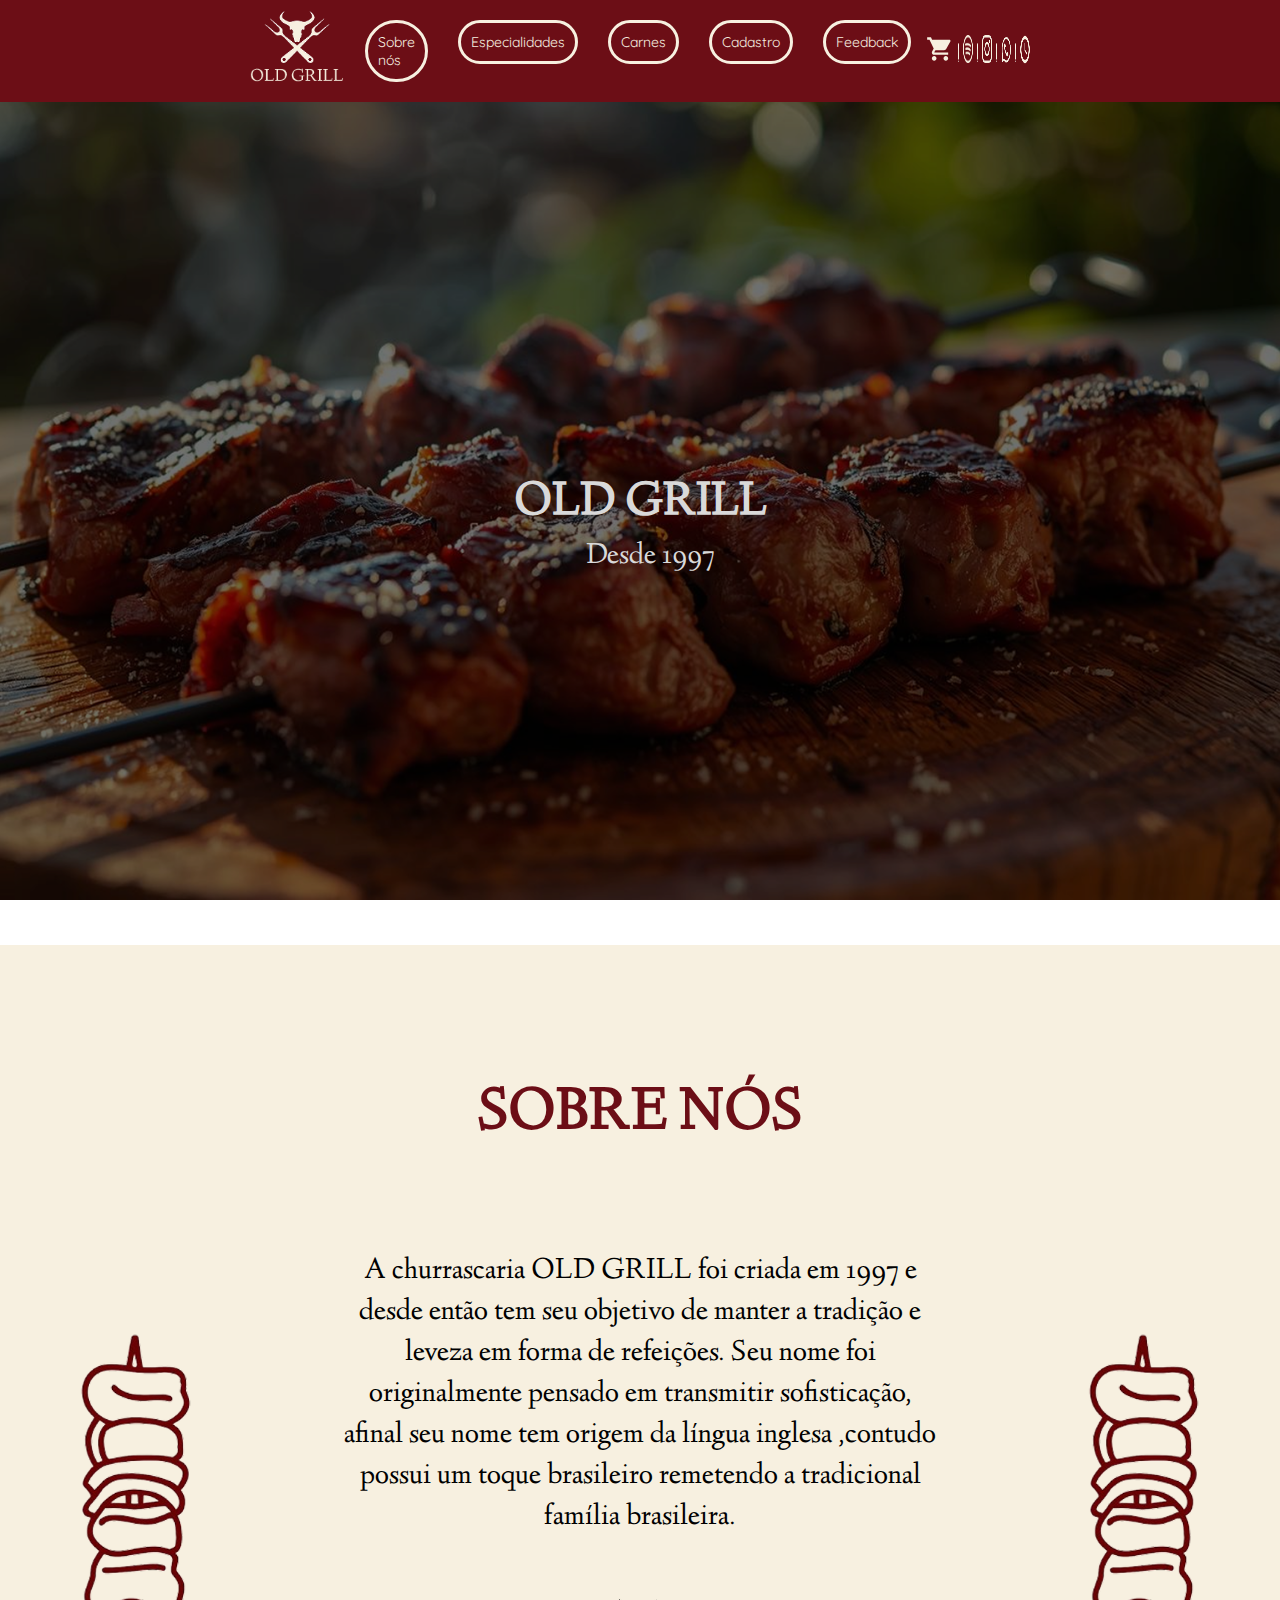
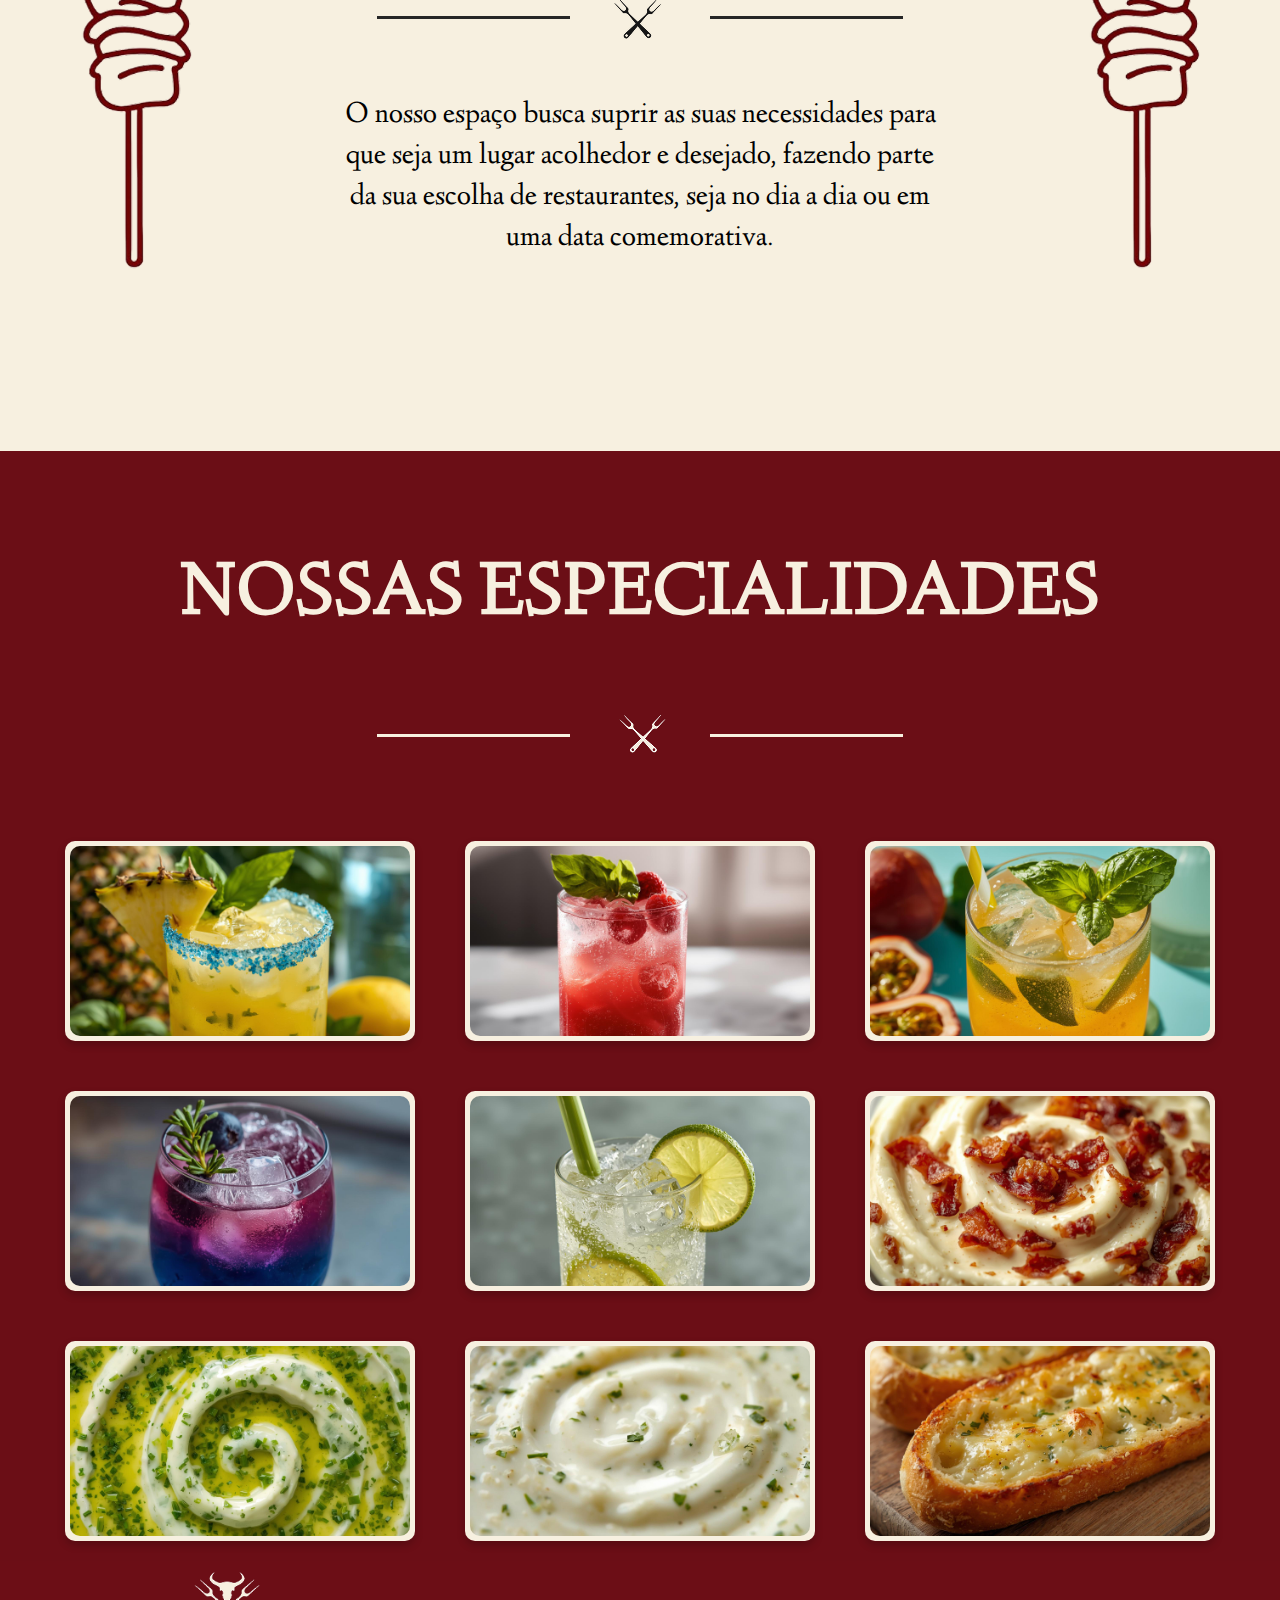
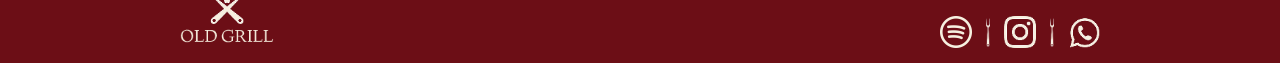
<file: index.html>
<!DOCTYPE html>
<html lang="en">
<head>
  <meta charset="UTF-8">
  <meta name="viewport" content="width=device-width, initial-scale=1.0">

  <link rel="preconnect" href="https://fonts.googleapis.com">
  <link rel="preconnect" href="https://fonts.gstatic.com" crossorigin>
  <link href="https://fonts.googleapis.com/css2?family=Quicksand:wght@300..700&display=swap" rel="stylesheet">
  <link rel="preconnect" href="https://fonts.googleapis.com">
  <link rel="preconnect" href="https://fonts.gstatic.com" crossorigin>
  <link href="https://fonts.googleapis.com/css2?family=Linden+Hill:ital@0;1&display=swap" rel="stylesheet">

  <link rel="stylesheet" href="./src/css/reset.css">
  <link rel="stylesheet" href="./src/css/style.css">
  <link rel="stylesheet" href="./src/css/responsive.css">


  <title>OLD GRILL</title>

</head>
<body>
  <svg xmlns="http://www.w3.org/2000/svg" style="display: none;">
    <symbol id="icon-cart" viewBox="0 0 24 24">
      <path
        d="M7 18c-1.1 0-1.99.9-1.99 2S5.9 22 7 22s2-.9 2-2-.9-2-2-2zM1 2v2h2l3.6 7.59-1.35 2.45c-.16.28-.25.61-.25.96 0 1.1.9 2 2 2h12v-2H7.42c-.14 0-.25-.11-.25-.25l.03-.12L8.1 13h7.45c.75 0 1.41-.41 1.75-1.03l3.58-6.49c.08-.14.12-.31.12-.48 0-.55-.45-1-1-1H5.21l-.94-2H1zm16 16c-1.1 0-1.99.9-1.99 2s.9 2 1.99 2 2-.9 2-2-.9-2-2-2z" />
    </symbol>
    <symbol id="icon-clock" viewBox="0 0 24 24">
      <path
        d="M11.99 2C6.47 2 2 6.48 2 12s4.47 10 9.99 10C17.52 22 22 17.52 22 12S17.52 2 11.99 2zM12 20c-4.42 0-8-3.58-8-8s3.58-8 8-8 8 3.58 8 8-3.58 8-8 8zm.5-13H11v6l5.25 3.15.75-1.23-4.5-2.67z" />
    </symbol>
  </svg>

  <header class="cabecalho">
    <img class="logo" src="./src/IMG/Group 9.png" alt="">

    <nav class="navecacao">

      <ul class="menu">
        <a href="#sobre-nós">
          <li class="item">Sobre nós</li>
        </a>
        <a href="#especiarias">
          <li class="item">Especialidades</li>
        </a>
        <a href="./carnes.html">
          <li class="item">Carnes</li>
        </a>
        <a href="./cadastro.html#cadastro">
          <li class="item">Cadastro</li>
        </a>
        <a href="./feedback.html#feedback">
          <li class="item">Feedback</li>
        </a>
      </ul>
    </nav>

    <div class="redes-sociais">
      <a href="./carnes.html?abrirCarrinho=true" class="header-cart-btn">
        <svg class="imagem">
          <use xlink:href="#icon-cart"></use>
        </svg>
      </a>
      <a href="#">
        <img src="./src/IMG/GARFO (1).png" alt="divisor" class="imagem" />
      </a>
      <a href="https://open.spotify.com/playlist/1IyykrGQHQ0dIYMl7nitM7?si=8f3OXlMSTPCOeReiNOiH6A&pi=e4uI6Dh0RAKU8">
        <img src="./src/IMG/spotify-logo.png" alt="spotify" class="imagem" />
      </a>
      <a href="#">
        <img src="./src/IMG/GARFO (1).png" alt="divisor" class="imagem" />
      </a>
      <a href="https://www.instagram.com/old_grill2.3?igsh=MXRqMnJ6YmE2ZHVsaA%3D%3D&utm_source=qr">
        <img src="./src/IMG/instagram (1) 1.png" alt="instagram" class="imagem" />
      </a>
      <a href="#">
        <img src="./src/IMG/GARFO (1).png" alt="divisor" class="imagem" />
      </a>
      <a href="https://wa.me/5535991811585">
        <img src="./src/IMG/whatsapp (3) 1.png" alt="whatsapp" class="imagem" />
      </a>
      <a href="#"><img src="./src/IMG/GARFO (1).png" alt="divisor" class="imagem"></a>
      <a href="#" id="btn-horarios" class="header-clock-btn"><img src="./src/IMG/clock.png" alt=""
          class="imagem-relogio"></a>
    </div>

  </header>

  <main class="conteudo-principal">
    <section class="projetos" id="projetos">
      <h1 class="titulo">
        OLD GRILL
        <span>Desde 1997</span>
      </h1>


      <div class="imagem-painel projeto1 mostrar"></div>
      <div class="imagem-painel projeto2"></div>
      <div class="imagem-painel projeto3"></div>
      <div class="imagem-painel projeto4"></div>
      <div class="imagem-painel projeto5"></div>
      <div class="imagem-painel projeto6"></div>

    </section>

    <section class="secao2">
      <div class="sobre-nos" id="sobre-nós">
        <h3 class="titulo2">SOBRE NÓS</h3>

        <div class="container">
          <img src="./src/IMG/espeto.png" alt="" class="espeto espeto-left">
          <div class="sobre">
            <p class="sobre1 ">
              A churrascaria OLD GRILL foi criada em 1997 e desde então tem seu objetivo de manter a tradição e
              leveza
              em forma de refeições. Seu nome foi originalmente pensado em transmitir sofisticação, afinal seu nome tem
              origem da língua inglesa ,contudo possui um toque brasileiro remetendo a tradicional família brasileira.
            </p>
            <img src="./src/IMG/garfo-meio preto.png" alt="" class="garfo-meio">
            <p class="sobre2">
              O nosso espaço busca suprir as suas necessidades para que seja um lugar acolhedor e desejado, fazendo
              parte
              da sua escolha de restaurantes, seja no dia a dia ou em uma data comemorativa.
            </p>
          </div>
          <img src="./src/IMG/espeto.png" alt="" class="espeto">
        </div>

      </div>
    </section>

    <div class="card-principal">

      <div class="secao4">
        <h3 class="titulo3" id="especiarias">NOSSAS ESPECIALIDADES</h3>
        <img src="./src/IMG/garfo-meio claro.png" alt="" class="garfo-meio">
      </div>




      <div class="cartas">
        <div class="flip-card">
          <div class="flip-card-inner">
            <div class="flip-card-front">
              <img src="./src/IMG/Pineapple & Basil Smas_com coisa azul.jpg" alt="Img" class="img-verso">
            </div>
            <div class="flip-card-back">
              <h1 class="titulo-carta">Pineapple & Basil Smash</h1>
              <h1 class="sobre3"> Um drink vibrante e tropical que combina o sabor ácido e doce do abacaxi com o frescor
                herbáceo e picante do manjericão.</h1>
            </div>
          </div>
        </div>

        <div class="flip-card">
          <div class="flip-card-inner">
            <div class="flip-card-front">
              <img src="./src/IMG/Berry & Basil Cooler.jpg" alt="Img" class="img-verso">
            </div>
            <div class="flip-card-back">
              <h1 class="titulo-carta">BERRY & BASIL COOLER</h1>
              <h1 class="sobre3">Uma bebida extremamente refrescante que utiliza o mix de frutas vermelhas e o
                manjericão para criar um contraste delicioso entre doce e herbal.</h1>
            </div>
          </div>
        </div>


        <div class="flip-card">
          <div class="flip-card-inner">
            <div class="flip-card-front">
              <img src="./src/IMG/Tropical herb fizz.jpg" alt="Img" class="img-verso">
            </div>
            <div class="flip-card-back">
              <h1 class="titulo-carta">TROPICAL HERB FIZZ</h1>
              <h1 class="sobre3"> Um coquetel levemente gaseificado que mistura sabores exóticos de frutas tropicais com
                a sofisticação aromática de uma erva (como alecrim ou hortelã).</h1>
            </div>
          </div>
        </div>


        <div class="flip-card">
          <div class="flip-card-inner">
            <div class="flip-card-front">
              <img src="./src/IMG/Blueberry & Blueberry & Thyme Fizz__.jpg" alt="Img" class="img-verso">
            </div>
            <div class="flip-card-back">
              <h1 class="titulo-carta">BLUEBERRY & THYME FIZZ</h1>
              <h1 class="sobre3">É um coquetel efervescente que equilibra a doçura frutada do mirtilo com as notas
                terrosas e aromáticas do tomilho.</h1>
            </div>
          </div>
        </div>


        <div class="flip-card">
          <div class="flip-card-inner">
            <div class="flip-card-front">
              <img src="./src/IMG/Coconut & Lemongrass Cooler.jpg" alt="Img" class="img-verso">
            </div>
            <div class="flip-card-back">
              <h1 class="titulo-carta">COCONUT & LEMONGRASS COOLER</h1>
              <h1 class="sobre3">Uma bebida refrescante que harmoniza a suavidade tropical da água de coco e do rum com
                o aroma cítrico e herbal intenso do capim-limão fresco.</h1>
            </div>
          </div>
        </div>

        <div class="flip-card">
          <div class="flip-card-inner">
            <div class="flip-card-front">
              <img src="./src/IMG/molho bacon.jpeg" alt="Img" class="img-verso">
            </div>
            <div class="flip-card-back">
              <h1 class="titulo-carta">MOLHO DE BACON</h1>
              <h1 class="sobre3">Feito com o rico sabor do bacon frito, este molho cremoso e irresistível confere um
                sabor defumado e salgado a qualquer prato.</h1>
            </div>
          </div>
        </div>

        <div class="flip-card">
          <div class="flip-card-inner">
            <div class="flip-card-front">
              <img src="./src/IMG/MOLHO DE ERVAS FINAS (OU VERDE).jpg" alt="Img" class="img-verso">
            </div>
            <div class="flip-card-back">
              <h1 class="titulo-carta">MOLHO DE ERVAS FINAS (OU VERDE)</h1>
              <h1 class="sobre3"> Uma opção vibrante e refrescante que, com sua base cremosa e aromática de ervas
                frescas e alho, equilibra a intensidade da carne grelhada.</h1>
            </div>
          </div>
        </div>

        <div class="flip-card">
          <div class="flip-card-inner">
            <div class="flip-card-front">
              <img src="./src/IMG/molho de alho.jpg" alt="Img" class="img-verso">
            </div>
            <div class="flip-card-back">
              <h1 class="titulo-carta">MOLHO DE ALHO</h1>
              <h1 class="sobre3">O molho de alho é um condimento **cremoso e intenso**, com sabor marcante de alho
                fresco, **perfeito para carnes e pães** de churrasco.</h1>
            </div>
          </div>
        </div>

        <div class="flip-card">
          <div class="flip-card-inner">
            <div class="flip-card-front">
              <img src="./src/IMG/pao de alho.jpeg" alt="Img" class="img-verso">
            </div>
            <div class="flip-card-back">
              <h1 class="titulo-carta">PÃO DE ALHO</h1>
              <h1 class="sobre3">Petisco de churrasco mais amado, consistindo em um pão grelhado até a crocância,
                recheado com uma pasta robusta e saborosa de alho e temperos.</h1>
            </div>
          </div>
        </div>

      </div>

    </div>

    <div id="modal-horarios" class="modal-overlay hidden">
      <div class="modal-content">
        <button id="fechar-modal-horarios" class="fechar-modal">×</button>
        <h2>Horários & Localização</h2>
        <div id="detalhes-horarios-conteudo">
          <h3>Horários de Atendimento</h3>
          <p><strong>Terça a Sexta:</strong> 18:00 - 22:30</p>
          <p><strong>Sábado:</strong> 16:00 - 23:00</p>
          <p><strong>Domingos e Feriados:</strong> 10:00 - 16:00</p>

          <h3>Nossa Localização</h3>
          <p>Rua da Costela, 123 - Bairro Brasa</p>
          <p>Centro, Balneário Camboriú
            <a
              href="https://www.google.com.br/maps/place/Balne%C3%A1rio+Cambori%C3%BA,+SC/@-27.0057719,-48.6581834,13z/data=!3m1!4b1!4m15!1m8!3m7!1s0x94d8b616bc8c3663:0x888ea007f0e0e4f7!2sCentro,+Balne%C3%A1rio+Cambori%C3%BA+-+SC!3b1!8m2!3d-27.0011858!4d-48.6298047!16s%2Fg%2F1ymwj9fyf!3m5!1s0x94d8b65cc2e52aad:0x2dc004f5e6adebc4!8m2!3d-26.9979839!4d-48.63258!16s%2Fg%2F1ymvng0m1?hl=pt-BR&entry=ttu&g_ep=EgoyMDI1MTEwMi4wIKXMDSoASAFQAw%3D%3D"><img
                class="icone-loc" src="./src/IMG/location (1).png" alt=""></a>
          </p>
          <p><em>(Estacionamento disponível no local)</em></p>
          <a href="reserva.html" class="botao" id="btn-ir-para-reserva">Fazer Reserva</a>
        </div>
      </div>
    </div>


    <header class="cabecalho2">
      <img class="logo2" src="./src/IMG/Group 9.png" alt="">

      <nav class="navecacao2">

        <div class="redes-sociais2">
          <a href="https://open.spotify.com/playlist/1IyykrGQHQ0dIYMl7nitM7?si=8f3OXlMSTPCOeReiNOiH6A&pi=e4uI6Dh0RAKU8">
            <img src="./src/IMG/spotify-logo.png" alt="facebook" class="imagem2" />
          </a>
          <a href="#">
            <img src="./src/IMG/GARFO (1).png" alt="facebook" class="imagem2" />
          </a>
           <a href="https://www.instagram.com/old_grill2.3?igsh=MXRqMnJ6YmE2ZHVsaA%3D%3D&utm_source=qr">
        <img src="./src/IMG/instagram (1) 1.png" alt="instagram" class="imagem2" />
      </a>
          <a href="#">
            <img src="./src/IMG/GARFO (1).png" alt="facebook" class="imagem2" />
          </a>
          <a href="https://wa.me/5535991811585">
            <img src="./src/IMG/whatsapp (3) 1.png" alt="whatzaap" class="imagem2" />
          </a>

        </div>

        </div>

    </header>


    <script src="./src/js/painel.js"></script>

</body>

</html>
</file>
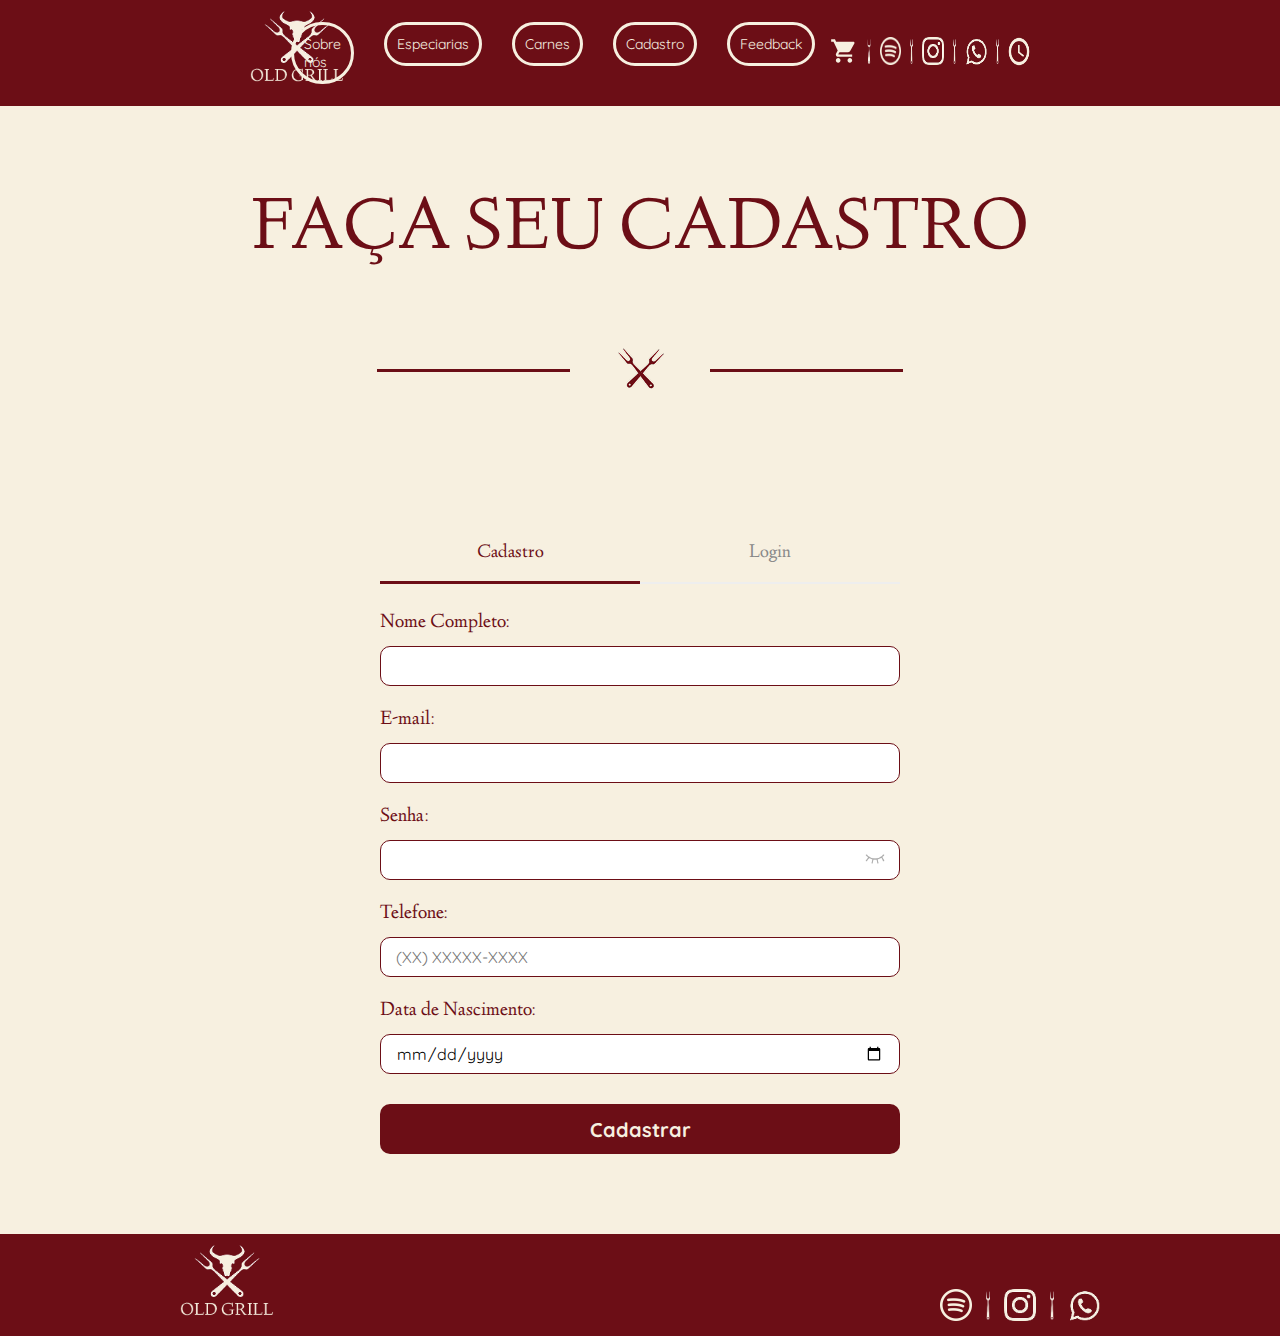
<file: cadastro.html>
<!DOCTYPE html>
<html lang="pt-BR">

<head>
  <meta charset="UTF-8">
  <meta name="viewport" content="width=device-width, initial-scale=1.0">

  <link rel="preconnect" href="https://fonts.googleapis.com">
  <link rel="preconnect" href="https://fonts.gstatic.com" crossorigin>
  <link href="https://fonts.googleapis.com/css2?family=Quicksand:wght@300..700&display=swap" rel="stylesheet">
  <link href="https://fonts.googleapis.com/css2?family=Linden+Hill:ital@0;1&display=swap" rel="stylesheet">

  <link rel="stylesheet" href="./src/css/cadastro.css">
  <link rel="stylesheet" href="./src/css/reset.css">
  <link rel="stylesheet" href="./src/css/responsive.css">


  <title>Minha Conta - OLD GRILL</title>
</head>

<body>
  <svg xmlns="http://www.w3.org/2000/svg" style="display: none;">
    <symbol id="icon-cart" viewBox="0 0 24 24">
      <path
        d="M7 18c-1.1 0-1.99.9-1.99 2S5.9 22 7 22s2-.9 2-2-.9-2-2-2zM1 2v2h2l3.6 7.59-1.35 2.45c-.16.28-.25.61-.25.96 0 1.1.9 2 2 2h12v-2H7.42c-.14 0-.25-.11-.25-.25l.03-.12L8.1 13h7.45c.75 0 1.41-.41 1.75-1.03l3.58-6.49c.08-.14.12-.31.12-.48 0-.55-.45-1-1-1H5.21l-.94-2H1zm16 16c-1.1 0-1.99.9-1.99 2s.9 2 1.99 2 2-.9 2-2-.9-2-2-2z" />
    </symbol>
  </svg>

  <header class="cabecalho">
    <a href="./index.html"><img class="logo" src="./src/IMG/Group 9.png" alt="Logo Old Grill"></a>
    <nav class="navecacao">
      <ul class="menu">
        <li><a href="./index.html#sobre-nós" class="item">Sobre nós</a></li>
        <li><a href="./index.html#especiarias" class="item">Especiarias</a></li>
        <li><a href="./carnes.html" class="item">Carnes</a></li>
        <li><a href="#" class="item">Cadastro</a></li>
        <li><a href="./feedback.html" class="item">Feedback</a></li>
      </ul>
    </nav>
    <div class="redes-sociais">
      <a href="./carnes.html?abrirCarrinho=true" class="header-cart-btn"><svg class="imagem">
          <use xlink:href="#icon-cart"></use>
        </svg></a>
      <a href="#"><img src="./src/IMG/GARFO (1).png" alt="divisor" class="imagem"></a>
      <a href="https://open.spotify.com/playlist/1IyykrGQHQ0dIYMl7nitM7?si=8f3OXlMSTPCOeReiNOiH6A&pi=e4uI6Dh0RAKU8"><img
          src="./src/IMG/spotify-logo.png" alt="facebook" class="imagem"></a>
      <a href="#"><img src="./src/IMG/GARFO (1).png" alt="divisor" class="imagem"></a>
      <a href="https://www.instagram.com/old_grill2.3?igsh=MXRqMnJ6YmE2ZHVsaA%3D%3D&utm_source=qr"><img
          src="./src/IMG/instagram (1) 1.png" alt="instagram" class="imagem"></a>
      <a href="#"><img src="./src/IMG/GARFO (1).png" alt="divisor" class="imagem"></a>
      <a href="https://wa.me/5535991811585"><img src="./src/IMG/whatsapp (3) 1.png" alt="whatsapp" class="imagem"></a>
      <a href="#"><img src="./src/IMG/GARFO (1).png" alt="divisor" class="imagem"></a>
      <a href="#" id="btn-horarios" class="header-clock-btn"><img src="./src/IMG/clock.png" alt=""
          class="imagem-relogio"></a>
    </div>
  </header>

  <main class="conteudo-principal">

    <div id="area-cadastro">
      <div class="feed">
        <span class="titulo5" id="titulo-form">FAÇA SEU CADASTRO</span>
        <img src="./src/IMG/garfo-meio vinho (1).png" alt="" class="garfo-meio">
      </div>

      <div class="container" id="cadastro-card">

        <div class="tab-buttons">
          <button class="tab-button active" data-form="cadastro-form">Cadastro</button>
          <button class="tab-button" data-form="login-form">Login</button>
        </div>

        <form id="cadastro-form" class="tab-form active">
          <div class="caixa">
            <label class="nomel" for="nome">Nome Completo:</label>
            <input class="textol" type="text" id="nome" name="nome" required>
          </div>
          <div class="caixa">
            <label class="nomel" for="email-cadastro">E-mail:</label>
            <input class="textol" type="email" id="email-cadastro" name="email-cadastro" required>
          </div>
          <div class="caixa">
            <label class="nomel" for="senha-cadastro">Senha:</label>
            <input class="textol" type="password" id="senha-cadastro" name="senha-cadastro" required>
            <div class="toggle-password" data-target="senha-cadastro">
              <img class="eye-icon" src="./src/IMG/eye.png"></img>
              <img class="eye-slash-icon hidden" src="./src/IMG/visible.png"></img>
            </div>
          </div>
          <div class="caixa">
            <label class="nomel" for="telefone">Telefone:</label>
            <input class="textol" type="tel" id="telefone" name="telefone" placeholder="(XX) XXXXX-XXXX" required
              maxlength="11">
          </div>
          <div class="caixa">
            <label class="nomel" for="data-nascimento">Data de Nascimento:</label>
            <input class="textol" type="date" id="data-nascimento" name="data-nascimento" required>
          </div>
          <button class="botao" type="submit">Cadastrar</button>
        </form>

        <form id="login-form" class="tab-form">
          <div class="caixa">
            <label class="nomel" for="email-login">E-mail:</label>
            <input class="textol" type="email" id="email-login" name="email-login" required>
          </div>
          <div class="caixa">
            <label class="nomel" for="senha-login">Senha:</label>
            <input class="textol" type="password" id="senha-login" name="senha-login" required>
            <div class="toggle-password" data-target="senha-login">
              <!-- <svg class="eye-icon"><use xlink:href="#icon-eye"></use></svg> -->
              <img class="eye-icon" src="./src/IMG/eye.png" alt="">
              <img class="eye-slash-icon hidden" src="./src/IMG/visible.png" alt="">
            </div>
          </div>
          <button class="botao" type="submit">Entrar</button>
        </form>

      </div>
    </div>

    <div id="painel-cliente" class="hidden">
      <div class="painel-header">
        <h1 id="saudacao-cliente"></h1>
        <button id="btn-logout" class="botao-sair">Sair</button>
      </div>
      <div class="painel-nav">
        <button class="tab-button active" data-tab="dados">Meus Dados</button>
        <button class="tab-button" data-tab="historico">Histórico de Compras</button>
      </div>
      <div class="painel-body">
        <div id="tab-dados" class="tab-content active">
          <h2>Suas Informações</h2>
          <div id="info-cliente"></div>
          <button id="btn-editar-dados" class="botao">Editar Dados</button>
        </div>
        <div id="tab-historico" class="tab-content">
          <h2>Seus Pedidos</h2>
          <div id="historico-compras-lista"></div>
        </div>
      </div>
    </div>
    <div id="modal-taxa" class="modal-overlay hidden">
      <div class="modal-content">
        <button id="fechar-modal-taxa" class="fechar-modal">×</button>
        <h2>Taxa Consciente</h2>
        <div id="taxa-conteudo">
      <p>Sua reserva tem 4 ou mais mesas e falta menos de 1 hora para o horário.</p>
      <p class="taxa-valor">Valor da Taxa: <strong>R$ 50,00</strong></p>
      
      <div id="taxa-opcoes-inicial">
        <p>Por favor, escolha como deseja proceder:</p>
        <div class="opcoes-pagamento-taxa">
            <button class="btn-taxa" id="btn-taxa-pix">Pagar com Pix Agora</button>
            <button class="btn-taxa btn-taxa-divida" id="btn-taxa-divida">Adicionar à Dívida</button>
        </div>
      </div>

     <div id="taxa-detalhes-pix" class="hidden taxa-detalhes">
        <h3 class="titulo-pix">Pagamento Imediato (Pix)</h3> <p class="texto-pix">1. Pague o valor usando o QR Code ou a chave abaixo.</p> <img src="./src/IMG/crcode.jpg" alt="QR Code Pix" class="fake-qr-code">
        
        <p class="texto-pix"><strong>Chave Pix (CPF):</strong> <span class="chave-pix">149.635.636-57</span></p> 
        
        <p class="texto-pix">2. Envie o comprovante pelo WhatsApp. Nós te enviaremos o <strong>Código de Baixa</strong> por lá.</p> <a href="https://wa.me/5535991811585?text=Olá!%20Estou%20enviando%20o%20comprovante%20da%20taxa%20de%20cancelamento." target="_blank" class="botao-whatsapp">Enviar Comprovante (WhatsApp)</a>
        
        <p class="texto-pix">3. Insira o código recebido para confirmar o cancelamento.</p> <form id="form-pagar-com-codigo">
            <div class="caixa">
              <label class="nomel" for="codigo-baixa-pix">Código de Baixa:</label>
              <input class="textol" type="password" id="codigo-baixa-pix" required>
            </div>
            <button class="botao" type="submit">Confirmar Pagamento e Cancelar</button>
        </form>
      </div>
      </div>
      </div>
    </div>


    <div id="modal-pagar-divida" class="modal-overlay hidden">
  <div class="modal-content">
    <button id="fechar-modal-pagar-divida" class="fechar-modal">×</button>
    <h2>Quitar Dívida Pendente</h2>
    <form id="form-pagar-divida">
        <p>Para dar baixa na sua dívida, por favor, pague o valor ao caixa e solicite o código de confirmação ao gerente.</p>
        <div class="caixa">
          <label class="nomel" for="codigo-baixa">Código de Baixa:</label>
          <input class="textol" type="password" id="codigo-baixa" required>
        </div>
        <button class="botao" type="submit">Confirmar Pagamento</button>
    </form>
  </div>
</div>
  </main>
  

  <div id="modal-editar" class="modal-overlay hidden">
    <div class="modal-content">
      <button id="fechar-modal" class="fechar-modal">×</button>
      <h2>Editar Informações</h2>
      <form id="edit-form">
        <div class="caixa">
          <label class="nomel" for="edit-nome">Nome Completo:</label>
          <input class="textol" type="text" id="edit-nome" required>
        </div>
        <div class="caixa">
          <label class="nomel" for="edit-email">E-mail (não pode ser alterado):</label>
          <input class="textol" type="email" id="edit-email" disabled>
        </div>
        <div class="caixa">
          <label class="nomel" for="edit-telefone">Telefone:</label>
          <input class="textol" type="tel" id="edit-telefone" placeholder="(XX) XXXXX-XXXX" required>
        </div>
        <div class="caixa">
          <label class="nomel" for="edit-data-nascimento">Data de Nascimento:</label>
          <input class="textol" type="date" id="edit-data-nascimento" required max="2010-12-31">
        </div>
        <button class="botao" type="submit">Salvar Alterações</button>
      </form>
    </div>
  </div>

  <div id="modal-historico" class="modal-overlay hidden">
    <div class="modal-content">
      <button id="fechar-modal-historico" class="fechar-modal">×</button>
      <h2>Detalhes do Pedido</h2>
      <div id="detalhes-pedido-conteudo">
      </div>
    </div>
  </div>

  <div id="modal-horarios" class="modal-overlay hidden">
    <div class="modal-content">
      <button id="fechar-modal-horarios" class="fechar-modal">×</button>
      <h2>Horários & Localização</h2>
      <div id="detalhes-horarios-conteudo">
        <h3>Horários de Atendimento</h3>
        <p><strong>Terça a Sexta:</strong> 18:00 - 22:30</p>
        <p><strong>Sábado:</strong> 16:00 - 23:00</p>
        <p><strong>Domingos e Feriados:</strong> 10:00 - 16:00</p>

        <h3>Nossa Localização</h3>
        <p>Rua da Costela, 123 - Bairro Brasa</p>
        <p>Centro, Balneário Camboriú
          <a
            href="https://www.google.com.br/maps/place/Balne%C3%A1rio+Cambori%C3%BA,+SC/@-27.0057719,-48.6581834,13z/data=!3m1!4b1!4m15!1m8!3m7!1s0x94d8b616bc8c3663:0x888ea007f0e0e4f7!2sCentro,+Balne%C3%A1rio+Cambori%C3%BA+-+SC!3b1!8m2!3d-27.0011858!4d-48.6298047!16s%2Fg%2F1ymwj9fyf!3m5!1s0x94d8b65cc2e52aad:0x2dc004f5e6adebc4!8m2!3d-26.9979839!4d-48.63258!16s%2Fg%2F1ymvng0m1?hl=pt-BR&entry=ttu&g_ep=EgoyMDI1MTEwMi4wIKXMDSoASAFQAw%3D%3D"><img
              class="icone-loc" src="./src/IMG/location (1).png" alt=""></a>
        </p>
        <p><em>(Estacionamento disponível no local)</em></p>
        <a href="reserva.html" class="botao" id="btn-ir-para-reserva">Fazer Reserva</a>
      </div>
    </div>
  </div>

  <header class="cabecalho2">
    <img class="logo2" src="./src/IMG/Group 9.png" alt="">
    <nav class="navecacao2">
      <div class="redes-sociais2">
        <a href="https://open.spotify.com/playlist/1IyykrGQHQ0dIYMl7nitM7?si=8f3OXlMSTPCOeReiNOiH6A&pi=e4uI6Dh0RAKU8"><img
            src="./src/IMG/spotify-logo.png" alt="facebook" class="imagem2"></a>
        <a href="#"><img src="./src/IMG/GARFO (1).png" alt="divisor" class="imagem2"></a>
        <a href="https://www.instagram.com/old_grill2.3?igsh=MXRqMnJ6YmE2ZHVsaA%3D%3D&utm_source=qr"><img
            src="./src/IMG/instagram (1) 1.png" alt="instagram" class="imagem2"></a>
        <a href="#"><img src="./src/IMG/GARFO (1).png" alt="divisor" class="imagem2"></a>
        <a href="https://wa.me/5535991811585"><img src="./src/IMG/whatsapp (3) 1.png" alt="whatsapp"
            class="imagem2"></a>
      </div>
    </nav>
  </header>

  <script src="./src/js/cadastro.js"></script>
  <script src="./src/js/modal-horarios.js"></script>
</body>

</html>
</file>
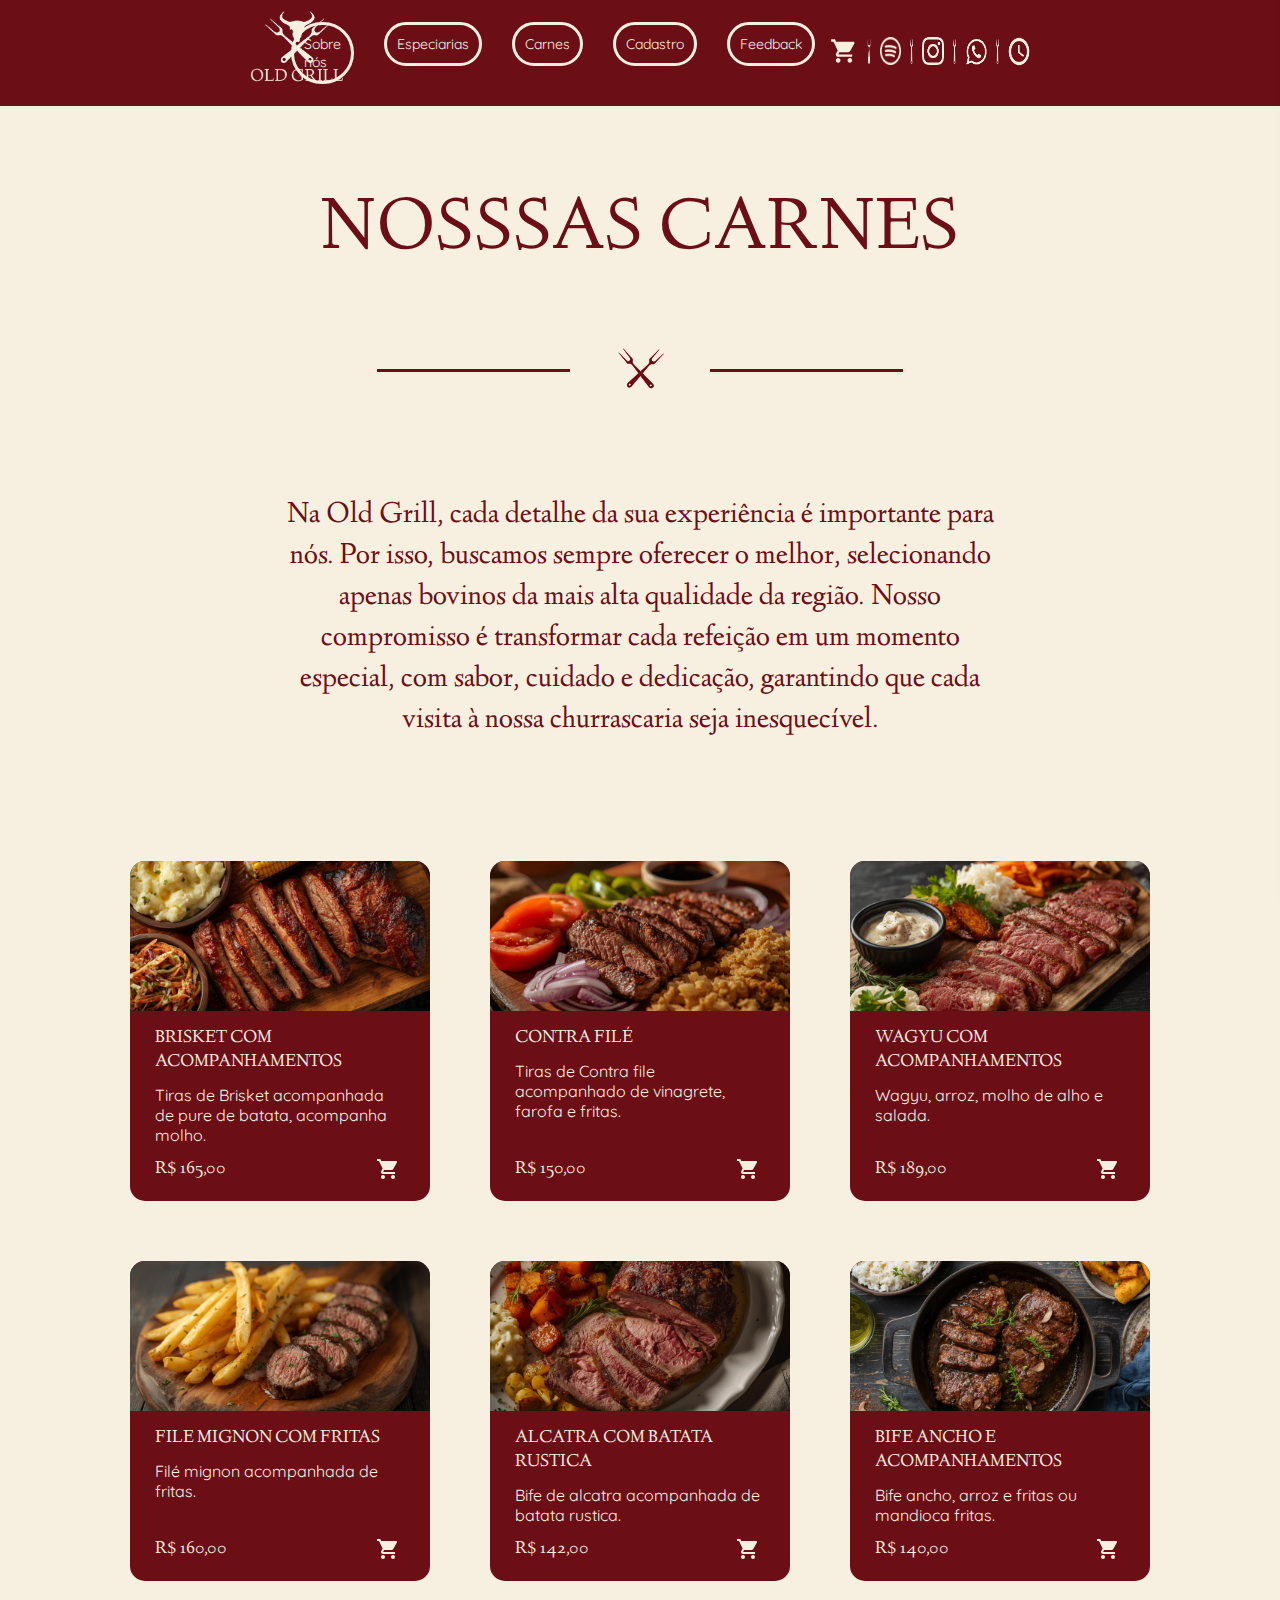
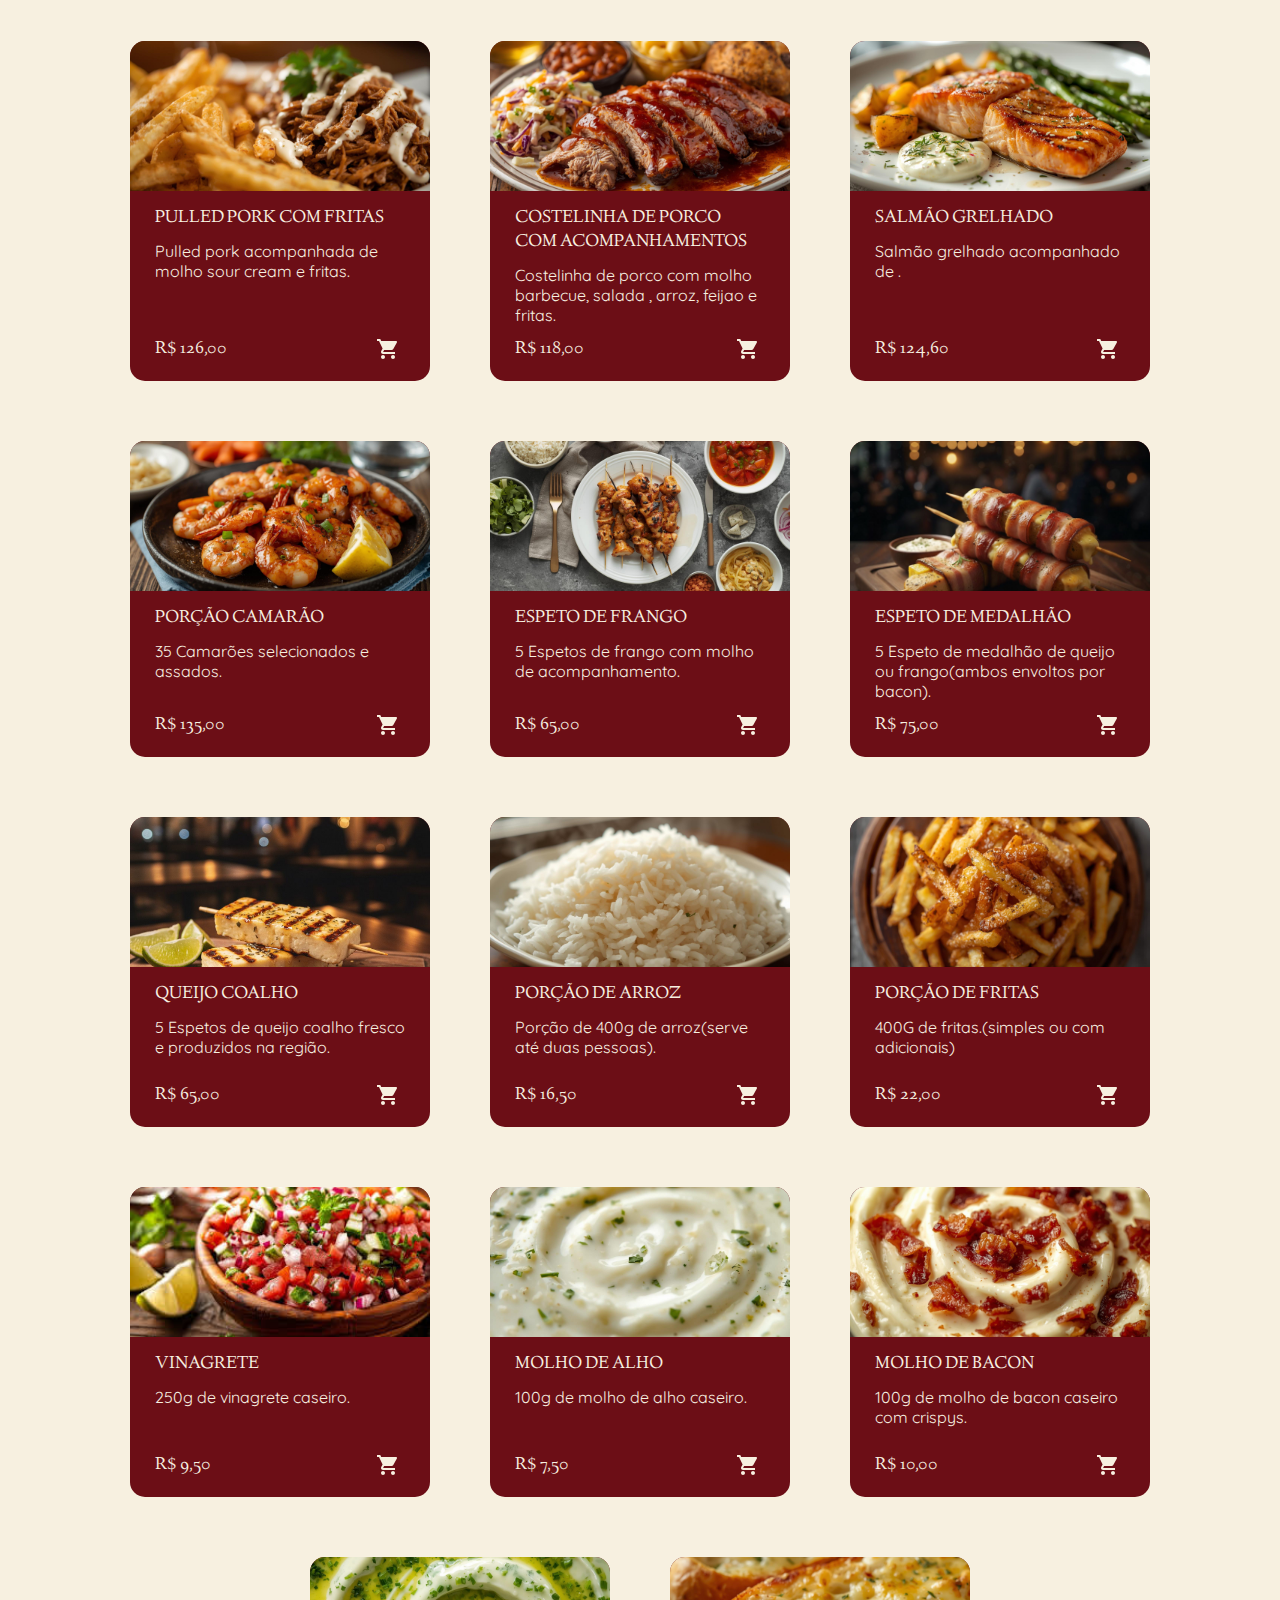
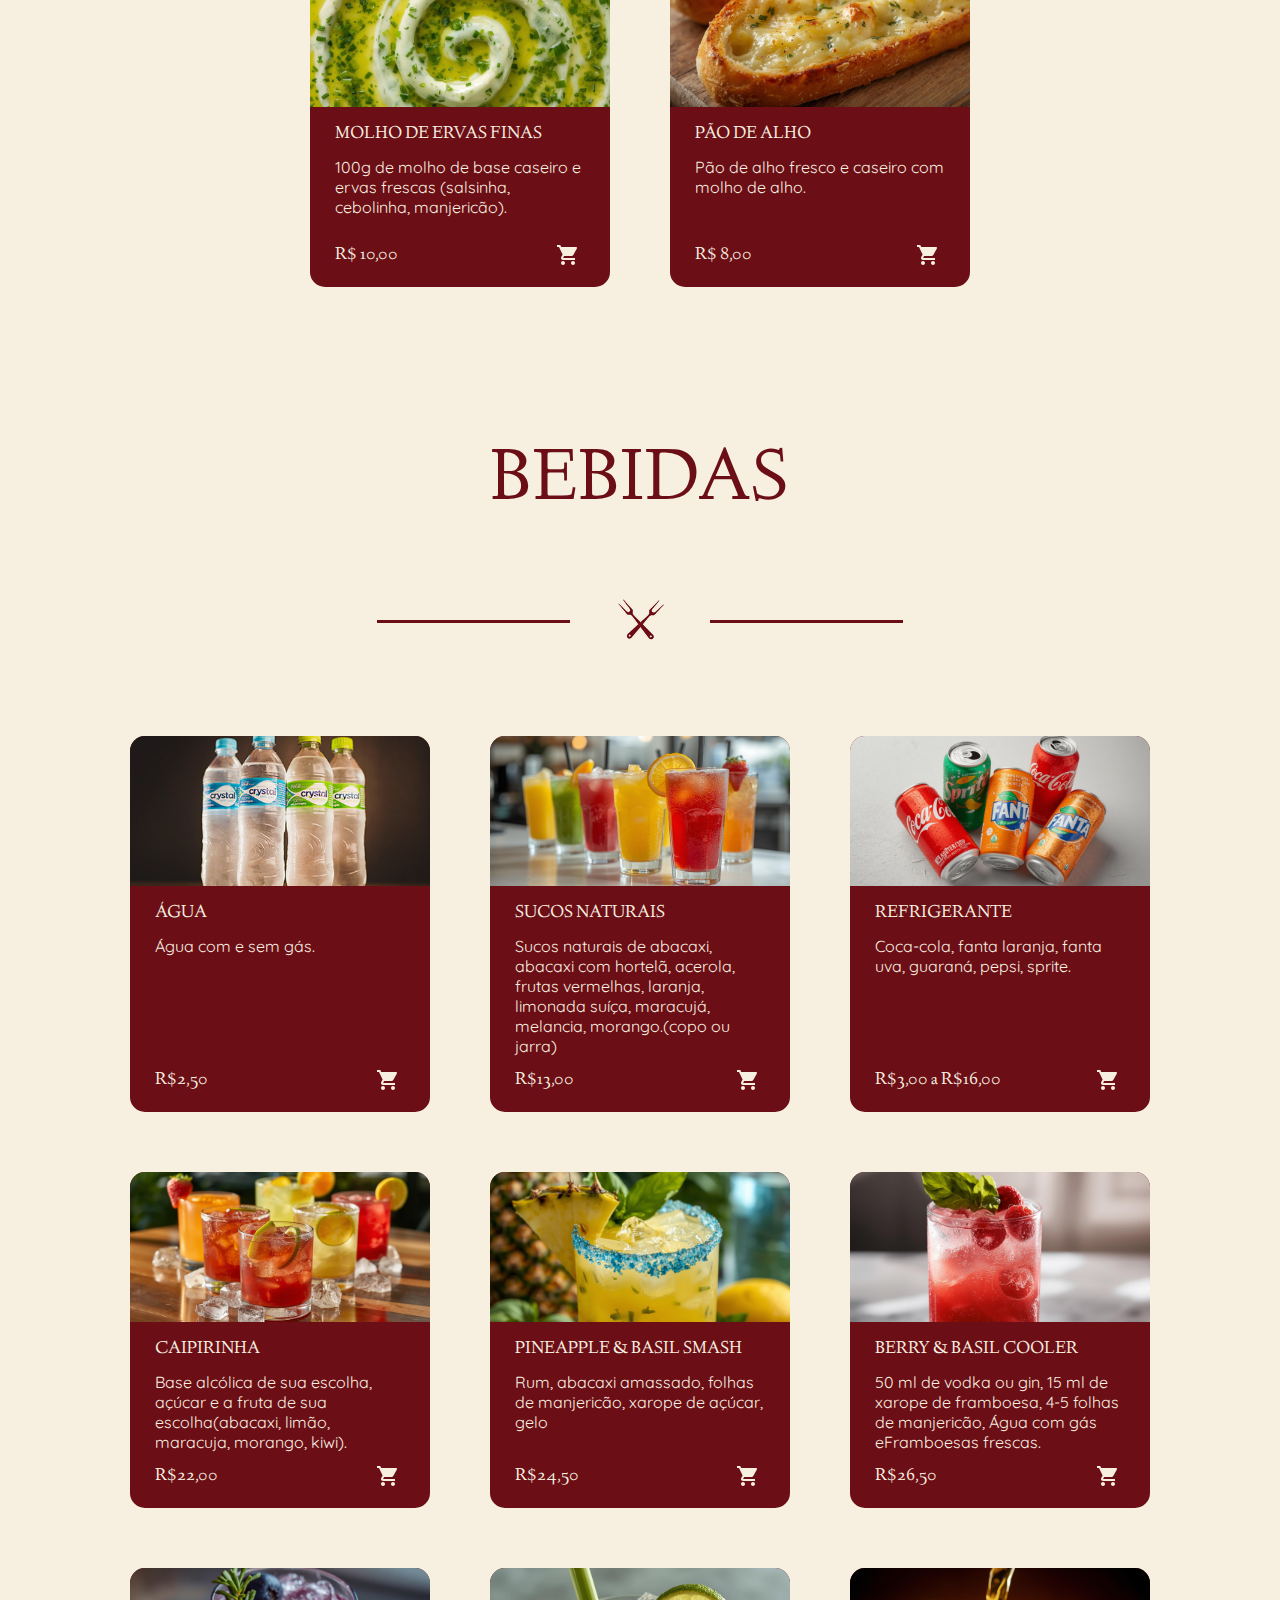
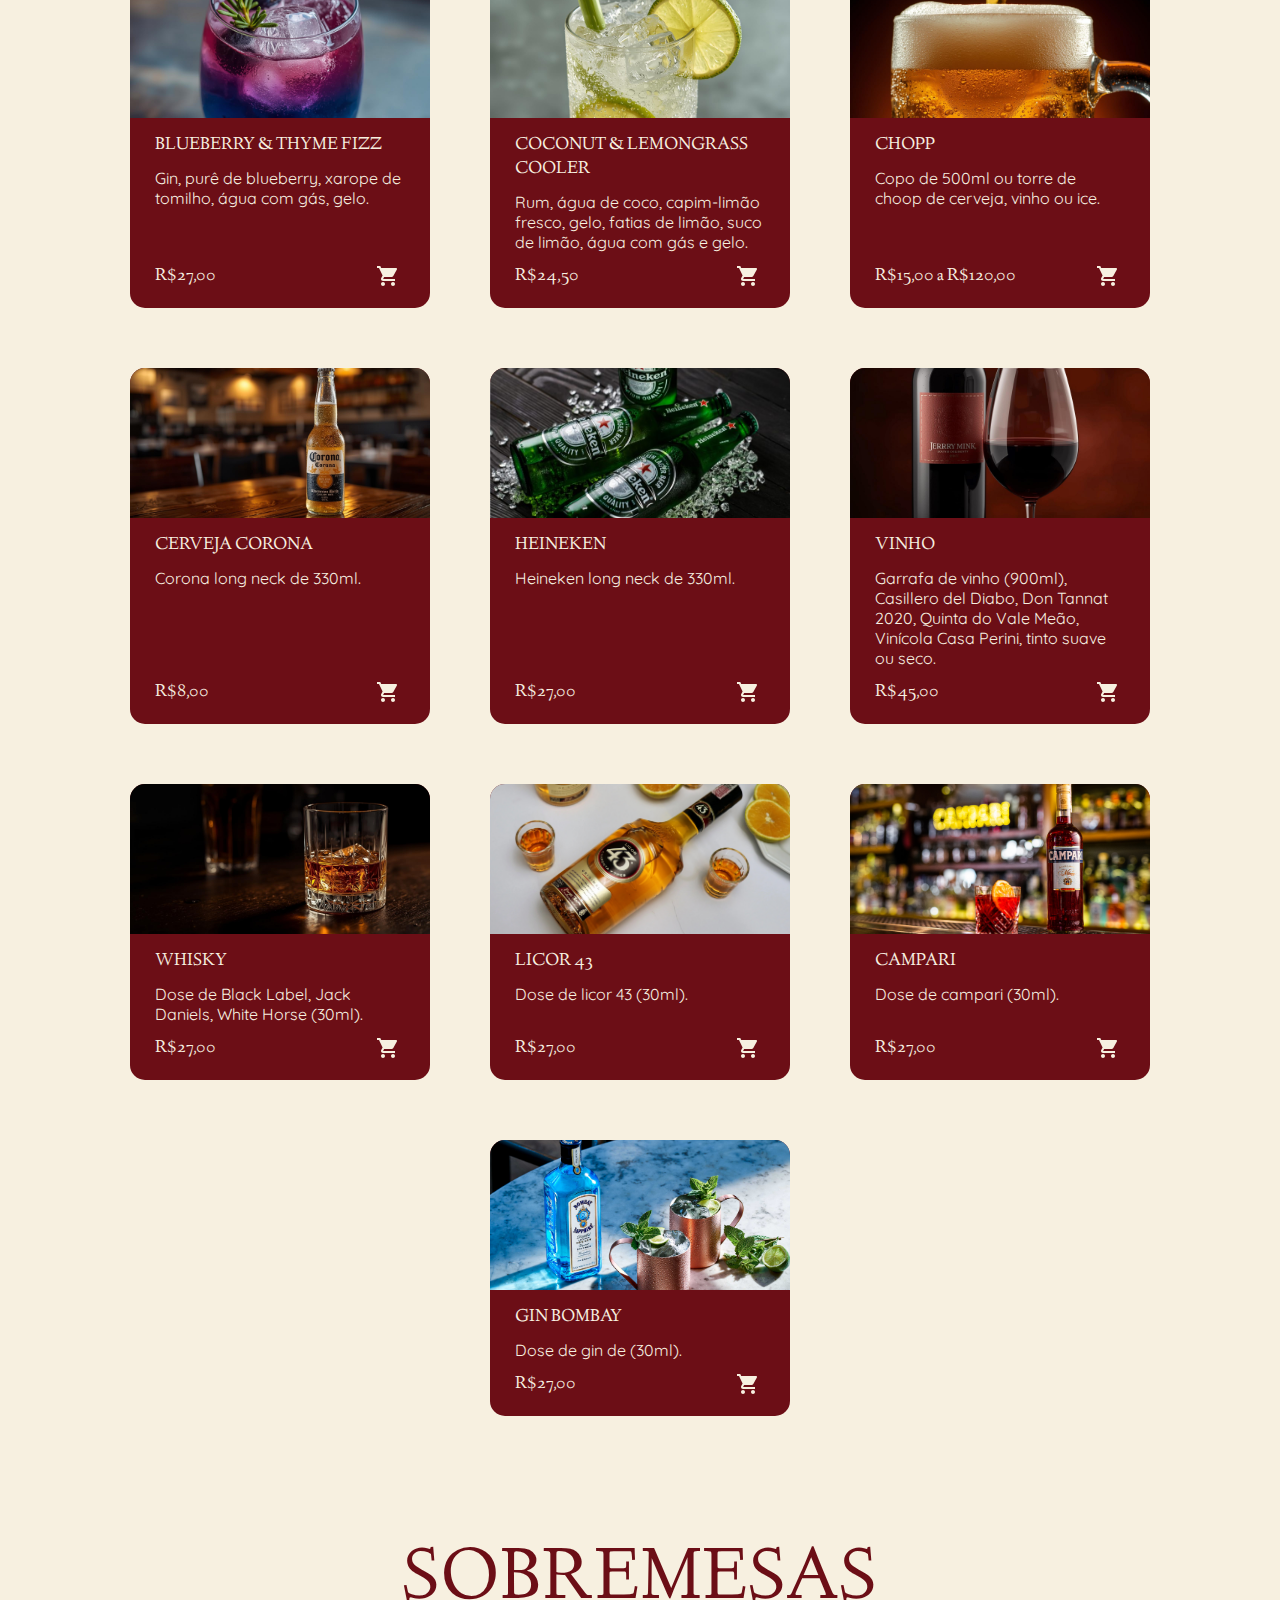
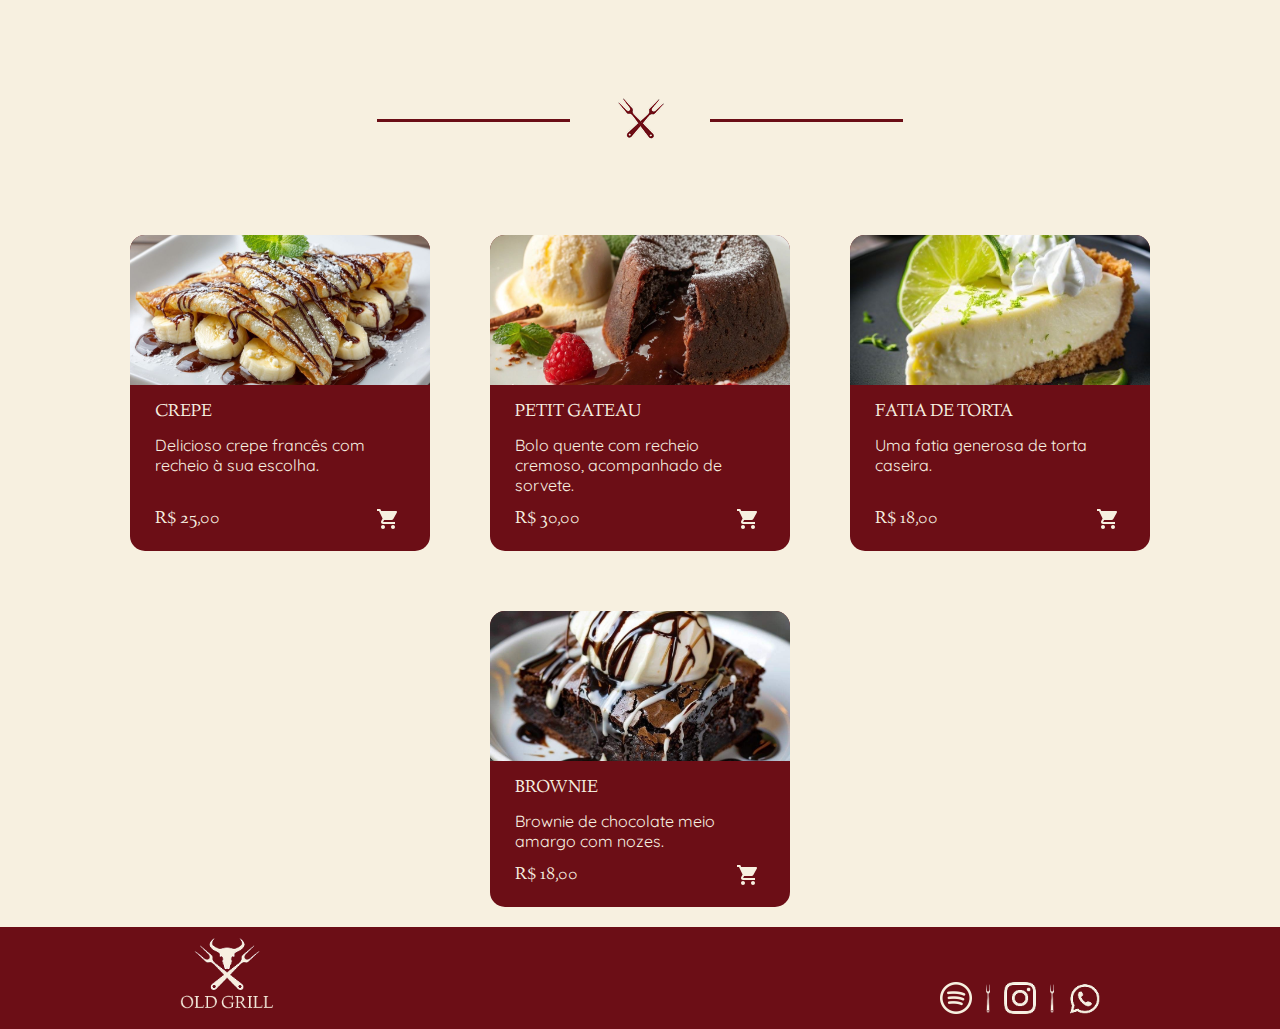
<file: carnes.html>
<!DOCTYPE html>
<html lang="en">

<head>
  <meta charset="UTF-8">
  <meta name="viewport" content="width=device-width, initial-scale=1.0">
  <title>Nossas Carnes</title>

  <link rel="preconnect" href="https://fonts.googleapis.com">
  <link rel="preconnect" href="https://fonts.gstatic.com" crossorigin>
  <link href="https://fonts.googleapis.com/css2?family=Quicksand:wght@300..700&display=swap" rel="stylesheet">
  <link rel="preconnect" href="https://fonts.googleapis.com">
  <link rel="preconnect" href="https://fonts.gstatic.com" crossorigin>
  <link href="https://fonts.googleapis.com/css2?family=Linden+Hill:ital@0;1&display=swap" rel="stylesheet">

  <link rel="stylesheet" href="./src/css/carnes.css">
  <link rel="stylesheet" href="./src/css/reset.css">
  <link rel="stylesheet" href="./src/css/responsive.css">
</head>

<title>NOSSAS CARNES</title>

<body>
  <svg xmlns="http://www.w3.org/2000/svg" style="display: none;">
    <symbol id="icon-cart" viewBox="0 0 24 24">
      <path
        d="M7 18c-1.1 0-1.99.9-1.99 2S5.9 22 7 22s2-.9 2-2-.9-2-2-2zM1 2v2h2l3.6 7.59-1.35 2.45c-.16.28-.25.61-.25.96 0 1.1.9 2 2 2h12v-2H7.42c-.14 0-.25-.11-.25-.25l.03-.12L8.1 13h7.45c.75 0 1.41-.41 1.75-1.03l3.58-6.49c.08-.14.12-.31.12-.48 0-.55-.45-1-1-1H5.21l-.94-2H1zm16 16c-1.1 0-1.99.9-1.99 2s.9 2 1.99 2 2-.9 2-2-.9-2-2-2z" />
    </symbol>
  </svg>

  <header class="cabecalho">
    <a href="./index.html">
      <img class="logo" src="./src/IMG/Group 9.png" alt="">
    </a>
    <nav class="navecacao">
      <ul class="menu">
        <li><a href="./index.html#sobre-nós" class="item" id="sobre-nos">Sobre nós</a></li>
        <li><a href="./index.html#especiarias" class="item" id="Especiarias">Especiarias</a></li>
        <li><a href="#" class="item"> Carnes</a></li>
        <li><a href="./cadastro.html" class="item">Cadastro</a></li>
        <li><a href="./feedback.html" class="item">Feedback</a></li>
      </ul>
    </nav>
    <div class="redes-sociais">
      <a href="./carnes.html?abrirCarrinho=true" class="header-cart-btn">
        <svg class="imagem">
          <use xlink:href="#icon-cart"></use>
        </svg>
      </a>
      <a href="#">
        <img src="./src/IMG/GARFO (1).png" alt="divisor" class="imagem" />
      </a>
      <a href="https://open.spotify.com/playlist/1IyykrGQHQ0dIYMl7nitM7?si=8f3OXlMSTPCOeReiNOiH6A&pi=e4uI6Dh0RAKU8">
        <img src="./src/IMG/spotify-logo.png" alt="facebook" class="imagem" />
      </a>
      <a href="#">
        <img src="./src/IMG/GARFO (1).png" alt="divisor" class="imagem" />
      </a>
      <a href="https://www.instagram.com/old_grill2.3?igsh=MXRqMnJ6YmE2ZHVsaA%3D%3D&utm_source=qr">
        <img src="./src/IMG/instagram (1) 1.png" alt="instagram" class="imagem" />
      </a>
      <a href="#">
        <img src="./src/IMG/GARFO (1).png" alt="divisor" class="imagem" />
      </a>
      <a href="https://wa.me/5535991811585">
        <img src="./src/IMG/whatsapp (3) 1.png" alt="whatsapp" class="imagem" />
      </a>

      <a href="#"><img src="./src/IMG/GARFO (1).png" alt="divisor" class="imagem"></a>
      <a href="#" id="btn-horarios" class="header-clock-btn"><img src="./src/IMG/clock.png" alt=""
          class="imagem-relogio"></a>
    </div>

  </header>
  </div>
  </header>

  <main class="conteudo-principal">

    <div class="card-principal">

      <div class="secao4">
        <span class="titulo3" id="Especiarias">NOSSSAS CARNES </span>
        <img src="./src/IMG/garfo-meio vinho (1).png" alt="" class="garfo-meio">
        <p class="sobre3">
          Na Old Grill, cada detalhe da sua experiência é importante para nós. Por isso, buscamos sempre oferecer o
          melhor, selecionando apenas bovinos da mais alta qualidade da região. Nosso compromisso é transformar cada
          refeição em um momento especial, com sabor, cuidado e dedicação, garantindo que cada visita à nossa
          churrascaria seja inesquecível.
        </p>
      </div>

      <div class="carneS">

        <div class="carne" data-nome="BRISKET COM ACOMPANHAMENTOS" data-preco="165.00">
          <img src="./src/IMG/faça tiras de brisket com acompanhamentos.jpg" class="img-cardapio" alt="...">
          <span class="detalhes">BRISKET COM ACOMPANHAMENTOS</span>
          <span class="explicacao">Tiras de Brisket acompanhada de pure de batata, acompanha molho.</span>
          <div class="preco-area">
            <span class="detalhes">R$ 165,00</span>
            <button class="add-carrinho">
              <svg>
                <use xlink:href="#icon-cart"></use>
              </svg>
            </button>
          </div>
        </div>

        <div class="carne" data-nome="CONTRA Filé" data-preco="150.00">
          <img
            src="./src/IMG/faça tiras de contra file acompanhado de vninagrete tomate pimentão e cebola e farofa como se fosse no brasil.jpg"
            alt="" class="img-cardapio">
          <span class="detalhes">CONTRA FILÉ</span>
          <span class="explicacao"> Tiras de Contra file acompanhado de vinagrete, farofa e fritas.</span>
          <div class="preco-area">
            <span class="detalhes">R$ 150,00 </span>
            <button class="add-carrinho">
              <svg>
                <use xlink:href="#icon-cart"></use>
              </svg>
            </button>
          </div>
        </div>

        <div class="carne" data-nome="WAGYU COM ACOMPANHAMENTOS" data-preco="189.00">
          <img src="./src/IMG/faça tiras de wagyu com acompanhamentos.jpg" alt="" class="img-cardapio">
          <span class="detalhes">WAGYU COM ACOMPANHAMENTOS</span>
          <span class="explicacao">Wagyu, arroz, molho de alho e salada.</span>
          <div class="preco-area">
            <span class="detalhes">R$ 189,00 </span>
            <button class="add-carrinho">
              <svg>
                <use xlink:href="#icon-cart"></use>
              </svg>
            </button>
          </div>
        </div>

        <div class="carne" data-nome="FILE MIGNON COM FRITAS" data-preco="160.00">
          <img src="./src/IMG/faça um prato com tiras de file migno acompanhado com fritas.jpg" alt=""
            class="img-cardapio">
          <span class="detalhes">FILE MIGNON COM FRITAS</span>
          <span class="explicacao">Filé mignon acompanhada de fritas.</span>
          <div class="preco-area">
            <span class="detalhes">R$ 160,00 </span>
            <button class="add-carrinho">
              <svg>
                <use xlink:href="#icon-cart"></use>
              </svg>
            </button>
          </div>
        </div>

        <div class="carne" data-nome="ALCATRA COM BATATA RUSTICA" data-preco="142.00">
          <img src="./src/IMG/crie uma imagem da carne alcatra assada que seja apetitosa visivelmente , em um prato branco com acompanhamentos.jpg" alt="" class="img-cardapio">
          <span class="detalhes">ALCATRA COM BATATA RUSTICA</span>
          <span class="explicacao">Bife de alcatra acompanhada de batata rustica.</span>
          <div class="preco-area">
            <span class="detalhes">R$ 142,00 </span>
            <button class="add-carrinho">
              <svg>
                <use xlink:href="#icon-cart"></use>
              </svg>
            </button>
          </div>
        </div>

        <div class="carne" data-nome="BIFE ANCHO E ACOMPANHAMENTOS" data-preco="140.00">
          <img src="./src/IMG/bife ancho carta.jpg" alt="" class="img-cardapio">
          <span class="detalhes">BIFE ANCHO E ACOMPANHAMENTOS</span>
          <span class="explicacao">Bife ancho, arroz e fritas ou mandioca fritas.</span>
          <div class="preco-area">
            <span class="detalhes">R$ 140,00 </span>
            <button class="add-carrinho">
              <svg>
                <use xlink:href="#icon-cart"></use>
              </svg>
            </button>
          </div>
        </div>

         <div class="carne" data-nome="PULLED PORK COM FRITAS" data-preco="126.00">
          <img src="./src/IMG/PUKLLED PORK CARDAPIO .jpeg" alt="" class="img-cardapio">
          <span class="detalhes">PULLED PORK COM FRITAS</span>
          <span class="explicacao">Pulled pork acompanhada de molho sour cream e fritas.</span>
          <div class="preco-area">
            <span class="detalhes">R$ 126,00 </span>
            <button class="add-carrinho">
              <svg>
                <use xlink:href="#icon-cart"></use>
              </svg>
            </button>
          </div>
        </div>

        
        <div class="carne" data-nome="COSTELINHA DE PORCO" data-preco="118.00">
          <img src="./src/IMG/COSTELINHA DE PORCO.jpeg" alt="" class="img-cardapio">
          <span class="detalhes">COSTELINHA DE PORCO COM ACOMPANHAMENTOS</span>
          <span class="explicacao">Costelinha de porco com molho barbecue, salada , arroz, feijao e fritas.</span>
          <div class="preco-area">
            <span class="detalhes">R$ 118,00 </span>
            <button class="add-carrinho">
              <svg>
                <use xlink:href="#icon-cart"></use>
              </svg>
            </button>
          </div>
        </div>

         <div class="carne" data-nome="SALMÃO GRELHADO" data-preco="124.60">
          <img src="./src/IMG/salmao grelhado com acompanhamentos que combinem com o elemento principal.jpg" alt="" class="img-cardapio">
          <span class="detalhes">SALMÃO GRELHADO</span>
          <span class="explicacao">Salmão grelhado acompanhado de .</span>
          <div class="preco-area">
            <span class="detalhes">R$ 124,60 </span>
            <button class="add-carrinho">
              <svg>
                <use xlink:href="#icon-cart"></use>
              </svg>
            </button>
          </div>
        </div>

        <div class="carne" data-nome="PORÇÃO CAMARÃO" data-preco="135.00">
          <img src="./src/IMG/camarao.jpg" alt="" class="img-cardapio">
          <span class="detalhes">PORÇÃO CAMARÃO</span>
          <span class="explicacao">35 Camarões selecionados e assados.</span>
          <div class="preco-area">
            <span class="detalhes">R$ 135,00 </span>
            <button class="add-carrinho">
              <svg>
                <use xlink:href="#icon-cart"></use>
              </svg>
            </button>
          </div>
        </div>

        <div class="carne" data-nome="ESPETO DE FRANGO" data-preco="65.00">
          <img src="./src/IMG/espeto frango.jpg" alt="" class="img-cardapio">
          <span class="detalhes">ESPETO DE FRANGO</span>
          <span class="explicacao">5 Espetos de frango com molho de acompanhamento.</span>
          <div class="preco-area">
            <span class="detalhes">R$ 65,00 </span>
            <button class="add-carrinho">
              <svg>
                <use xlink:href="#icon-cart"></use>
              </svg>
            </button>
          </div>
        </div>


        <div class="carne" data-nome="ESPETO DE MEDALHÃO" data-preco="75.00">
          <img src="./src/IMG/medalhaogemini (1).jpeg" alt="" class="img-cardapio">
          <span class="detalhes">ESPETO DE MEDALHÃO</span>
          <span class="explicacao">5 Espeto de medalhão de queijo ou frango(ambos envoltos
            por bacon).</span>
          <div class="preco-area">
            <span class="detalhes">R$ 75,00</span>
            <button class="add-carrinho">
              <svg>
                <use xlink:href="#icon-cart"></use>
              </svg>
            </button>
          </div>
        </div>

        <div class="carne" data-nome="QUEIJO COALHO" data-preco="50.00">
          <img src="./src/IMG/queijogemini.jpeg" alt="" class="img-cardapio">
          <span class="detalhes">QUEIJO COALHO</span>
          <span class="explicacao">5 Espetos de queijo coalho fresco e produzidos na região.<br></span>
          <span class="explicacao"> </span>
          <div class="preco-area">
            <span class="detalhes">R$ 65,00 </span>
            <button class="add-carrinho">
              <svg>
                <use xlink:href="#icon-cart"></use>
              </svg>
            </button>
          </div>
        </div>

        <div class="carne" data-nome="PORÇAO DE ARROZ" data-preco="16,50">
          <img src="./src/IMG/PORÇÃO DE ARROZ QUE SIRVA 2 PESSOAS.jpg" alt="" class="img-cardapio">
          <span class="detalhes">PORÇÃO DE ARROZ</span>
          <span class="explicacao">Porção de 400g de arroz(serve até duas pessoas).<br></span>
          <span class="explicacao"> </span>
          <div class="preco-area">
            <span class="detalhes">R$ 16,50 </span>
            <button class="add-carrinho">
              <svg>
                <use xlink:href="#icon-cart"></use>
              </svg>
            </button>
          </div>
        </div>


        <div class="carne" data-nome="PORÇAO DE FRITAS" data-preco="22,00">
          <img src="./src/IMG/porção de fritas.jpg" alt="" class="img-cardapio">
          <span class="detalhes">PORÇÃO DE FRITAS</span>
          <span class="explicacao">400G de fritas.(simples ou com adicionais)<br></span>
          <span class="explicacao"> </span>
          <div class="preco-area">
            <span class="detalhes">R$ 22,00 </span>
            <button class="add-carrinho">
              <svg>
                <use xlink:href="#icon-cart"></use>
              </svg>
            </button>
          </div>
        </div>

         <div class="carne" data-nome="VINAGRETE" data-preco="9,50">
          <img src="./src/IMG/vinagrete.jpeg" alt="" class="img-cardapio">
          <span class="detalhes">VINAGRETE</span>
          <span class="explicacao">250g de vinagrete caseiro.<br></span>
          <span class="explicacao"> </span>
          <div class="preco-area">
            <span class="detalhes">R$ 9,50 </span>
            <button class="add-carrinho">
              <svg>
                <use xlink:href="#icon-cart"></use>
              </svg>
            </button>
          </div>
        </div>

         <div class="carne" data-nome="MOLHO DE ALHO" data-preco="7,50">
          <img src="./src/IMG/molho de alho.jpg" alt="" class="img-cardapio">
          <span class="detalhes">MOLHO DE ALHO</span>
          <span class="explicacao">100g de molho de alho caseiro.<br></span>
          <span class="explicacao"> </span>
          <div class="preco-area">
            <span class="detalhes">R$ 7,50 </span>
            <button class="add-carrinho">
              <svg>
                <use xlink:href="#icon-cart"></use>
              </svg>
            </button>
          </div>
        </div>

        <div class="carne" data-nome="MOLHO DE BACON" data-preco="10,00">
          <img src="./src/IMG/molho bacon.jpeg" alt="" class="img-cardapio">
          <span class="detalhes">MOLHO DE BACON</span>
          <span class="explicacao">100g de molho de bacon caseiro com crispys.<br></span>
          <span class="explicacao"> </span>
          <div class="preco-area">
            <span class="detalhes">R$ 10,00 </span>
            <button class="add-carrinho">
              <svg>
                <use xlink:href="#icon-cart"></use>
              </svg>
            </button>
          </div>
        </div>

        <div class="carne" data-nome="MOLHO DE ERVAS FINAS" data-preco="10.00">
          <img src="./src/IMG/MOLHO DE ERVAS FINAS (OU VERDE).jpg" alt="" class="img-cardapio">
          <span class="detalhes">MOLHO DE ERVAS FINAS</span>
          <span class="explicacao"> 100g de molho de base caseiro e ervas frescas (salsinha, cebolinha,
            manjericão).<br></span>
          <span class="explicacao"> </span>
          <div class="preco-area">
            <span class="detalhes">R$ 10,00 </span>
            <button class="add-carrinho">
              <svg>
                <use xlink:href="#icon-cart"></use>
              </svg>
            </button>
          </div>
        </div>

        <div class="carne" data-nome="PÃO DE ALHO" data-preco="8.00">
          <img src="./src/IMG/pao de alho.jpeg" alt="" class="img-cardapio">
          <span class="detalhes">PÃO DE ALHO</span>
          <span class="explicacao">Pão de alho fresco e caseiro com molho de alho.<br></span>
          <span class="explicacao"> </span>
          <div class="preco-area">
            <span class="detalhes">R$ 8,00 </span>
            <button class="add-carrinho">
              <svg>
                <use xlink:href="#icon-cart"></use>
              </svg>
            </button>
          </div>
        </div>

        <div id="modal-opcoes" class="modal-overlay hidden">
      <div class="modal-content">
        <button id="fechar-modal-opcoes" class="fechar-modal">×</button>
        <h2 id="modal-opcoes-titulo">Escolha uma opção</h2>
        <form id="form-modal-opcoes">
            <div id="modal-opcoes-lista" class="opcoes-pagamento">
                </div>
            <button class="botao" type="submit" id="btn-confirmar-opcao">Confirmar</button>
        </form>
      </div>
    </div>
    </main>

      <div class="conteiner-bebidas">
        <div class="cabecalho3">
          <span class="titulo4">BEBIDAS</span>
          <img src="./src/IMG/garfo-meio vinho (1).png" alt="" class="garfo-meio">
        </div>
        <div class="bebidaS">

          <div class="bebida" data-nome="ÁGUA" data-preco="2.50">
            <img src="./src/IMG/agua.jpg" alt="" class="img-cardapio">
            <span class="detalhes">ÁGUA</span>
            <span class="explicacao">Água com e sem gás.</span>
            <div class="preco-area">
              <span class="detalhes">R$2,50</span>
              <button class="add-carrinho">
                <svg>
                  <use xlink:href="#icon-cart"></use>
                </svg>
              </button>
            </div>
          </div>

          <div class="bebida" data-nome="SUCOS NATURAIS" data-preco="13.00">
            <img src="./src/IMG/DRINKS DE FRUTAS.jpg" alt="" class="img-cardapio">
            <span class="detalhes">SUCOS NATURAIS</span>
            <span class="explicacao">Sucos naturais de abacaxi, abacaxi com hortelã, acerola, frutas vermelhas, laranja, limonada suíça,
              maracujá, melancia, morango.(copo ou jarra)</span>
            <div class="preco-area">
              <span class="detalhes">R$13,00</span>
              <button class="add-carrinho">
                <svg>
                  <use xlink:href="#icon-cart"></use>
                </svg>
              </button>
            </div>
          </div>

          <div class="bebida" data-nome="REFRIGERANTE" data-preco="3.00">
            <img src="./src/IMG/REFRIGERANTE LATA ( coca cola, sprite, fanta uva e laranja e guarana).jpg" alt=""
              class="img-cardapio">
            <span class="detalhes">REFRIGERANTE</span>
            <span class="explicacao">Coca-cola, fanta laranja, fanta uva, guaraná, pepsi, sprite.</span>
            <div class="preco-area">
              <span class="detalhes">R$3,00 a R$16,00</span>
              <button class="add-carrinho">
                <svg>
                  <use xlink:href="#icon-cart"></use>
                </svg>
              </button>
            </div>
          </div>

          <div class="bebida" data-nome="CAIPIRINHA" data-preco="22.00">
            <img src="./src/IMG/caipirinha.jpeg" alt="" class="img-cardapio">
            <span class="detalhes">CAIPIRINHA</span>
            <span class="explicacao">Base alcólica de sua escolha, açúcar e a fruta de sua escolha(abacaxi, limão, maracuja, morango,
              kiwi).</span>
            <div class="preco-area">
              <span class="detalhes">R$22,00</span>
              <button class="add-carrinho">
                <svg>
                  <use xlink:href="#icon-cart"></use>
                </svg>
              </button>
            </div>
          </div>

          <div class="bebida" data-nome="PINEAPPLE & BASIL SMASH" data-preco="18,50">
            <img src="./src/IMG/Pineapple & Basil Smas_com coisa azul.jpg" alt="" class="img-cardapio">
            <span class="detalhes">PINEAPPLE & BASIL SMASH</span>
            <span class="explicacao">Rum, abacaxi amassado, folhas de manjericão, xarope de açúcar, gelo</span>
            <div class="preco-area">
              <span class="detalhes">R$24,50</span>
              <button class="add-carrinho">
                <svg>
                  <use xlink:href="#icon-cart"></use>
                </svg>
              </button>
            </div>
          </div>

          <div class="bebida" data-nome="BERRY & BASIL COOLER" data-preco="18,50">
            <img src="./src/IMG/Berry & Basil Cooler.jpg" alt="" class="img-cardapio">
            <span class="detalhes">BERRY & BASIL COOLER</span>
            <span class="explicacao">50 ml de vodka ou gin, 15 ml de xarope de framboesa, 4-5 folhas de manjericão, Água
              com gás eFramboesas frescas.</span>
            <div class="preco-area">
              <span class="detalhes">R$26,50</span>
              <button class="add-carrinho">
                <svg>
                  <use xlink:href="#icon-cart"></use>
                </svg>
              </button>
            </div>
          </div>

          <div class="bebida" data-nome="BLUEBERRY & THYME FIZZ" data-preco="18,50">
            <img src="./src/IMG/Blueberry & Blueberry & Thyme Fizz__.jpg" alt="" class="img-cardapio">
            <span class="detalhes">BLUEBERRY & THYME FIZZ</span>
            <span class="explicacao">Gin, purê de blueberry, xarope de tomilho, água com gás, gelo.</span>
            <div class="preco-area">
              <span class="detalhes">R$27,00</span>
              <button class="add-carrinho">
                <svg>
                  <use xlink:href="#icon-cart"></use>
                </svg>
              </button>
            </div>
          </div>

          <div class="bebida" data-nome="COCONUT & LEMONGRASS COOLER" data-preco="18,50">
            <img src="./src/IMG/Coconut & Lemongrass Cooler.jpg" alt="" class="img-cardapio">
            <span class="detalhes">COCONUT & LEMONGRASS COOLER</span>
            <span class="explicacao">Rum, água de coco, capim-limão fresco, gelo, fatias de limão, suco de limão, água
              com gás e gelo.</span>
            <div class="preco-area">
              <span class="detalhes">R$24,50</span>
              <button class="add-carrinho">
                <svg>
                  <use xlink:href="#icon-cart"></use>
                </svg>
              </button>
            </div>
          </div>

          <div class="bebida" data-nome="CHOPP" data-preco="15.00">
            <img src="./src/IMG/BEBIDA CHOPP.jpg" alt="" class="img-cardapio">
            <span class="detalhes">CHOPP</span>
            <span class="explicacao">Copo de 500ml ou torre  de choop de cerveja, vinho ou ice.</span>
            <div class="preco-area">
              <span class="detalhes">R$15,00 a R$120,00</span>
              <button class="add-carrinho">
                <svg>
                  <use xlink:href="#icon-cart"></use>
                </svg>
              </button>
            </div>
          </div>

          <div class="bebida" data-nome="CERVEJA CORONA" data-preco="8.00">
            <img src="./src/IMG/CEREVJA CORONA COM FUNDO DE RESTAURANTE.jpg" alt="" class="img-cardapio">
            <span class="detalhes">CERVEJA CORONA</span>
            <span class="explicacao">Corona long neck de 330ml.</span>
            <div class="preco-area">
              <span class="detalhes">R$8,00</span>
              <button class="add-carrinho">
                <svg>
                  <use xlink:href="#icon-cart"></use>
                </svg>
              </button>
            </div>
          </div>

          <div class="bebida" data-nome="HEINEKEN" data-preco="27.00">
            <img src="./src/IMG/garrafas-heineken-1920x1080-715x402.jpg" alt="" class="img-cardapio">
            <span class="detalhes">HEINEKEN</span>
            <span class="explicacao">Heineken long neck de 330ml.</span>
            <div class="preco-area">
              <span class="detalhes">R$27,00</span>
              <button class="add-carrinho">
                <svg>
                  <use xlink:href="#icon-cart"></use>
                </svg>
              </button>
            </div>
          </div>

          <div class="bebida" data-nome="VINHO" data-preco="45.00">
            <img src="./src/IMG/vinho.jpeg" alt="" class="img-cardapio">
            <span class="detalhes">VINHO</span>
            <span class="explicacao">Garrafa de vinho (900ml), Casillero del Diabo, Don Tannat 2020, Quinta do Vale Meão, Vinícola Casa Perini, tinto suave ou
              seco.</span>
            <div class="preco-area">
              <span class="detalhes">R$45,00</span>
              <button class="add-carrinho">
                <svg>
                  <use xlink:href="#icon-cart"></use>
                </svg>
              </button>
            </div>
          </div>

          <div class="bebida" data-nome="WHISKY" data-preco="27.00">
            <img src="./src/IMG/whisk.jpeg" alt="" class="img-cardapio">
            <span class="detalhes">WHISKY</span>
            <span class="explicacao">Dose de Black Label, Jack Daniels, White Horse (30ml).</span>
            <div class="preco-area">
              <span class="detalhes">R$27,00</span>
              <button class="add-carrinho">
                <svg>
                  <use xlink:href="#icon-cart"></use>
                </svg>
              </button>
            </div>
          </div>


          <div class="bebida" data-nome="LICOR 43" data-preco="27.00">
            <img src="./src/IMG/LICOR TESTE2.jpg" alt="" class="img-cardapio">
            <span class="detalhes">LICOR 43</span>
            <span class="explicacao">Dose de licor 43 (30ml).</span>
            <div class="preco-area">
              <span class="detalhes">R$27,00</span>
              <button class="add-carrinho">
                <svg>
                  <use xlink:href="#icon-cart"></use>
                </svg>
              </button>
            </div>
          </div>

          <div class="bebida" data-nome="CAMPARI" data-preco="27.00">
            <img src="./src/IMG/CAMPARI.jpg" alt="" class="img-cardapio">
            <span class="detalhes">CAMPARI</span>
            <span class="explicacao">Dose de campari (30ml).</span>
            <div class="preco-area">
              <span class="detalhes">R$27,00</span>
              <button class="add-carrinho">
                <svg>
                  <use xlink:href="#icon-cart"></use>
                </svg>
              </button>
            </div>
          </div>

          <div class="bebida" data-nome="GIN BOMBAY" data-preco="27.00">
            <img src="./src/IMG/GIN BOMBAY.jpg" alt="" class="img-cardapio">
            <span class="detalhes">GIN BOMBAY</span>
            <span class="explicacao">Dose de gin de (30ml).</span>
            <div class="preco-area">
              <span class="detalhes">R$27,00</span>
              <button class="add-carrinho">
                <svg>
                  <use xlink:href="#icon-cart"></use>
                </svg>
              </button>
            </div>
          </div>
        </div>
      </div>
    </div>

    <div class="conteiner-sobremesas">
      <div class="cabecalho3">
        <span class="titulo4">SOBREMESAS</span>
        <img src="./src/IMG/garfo-meio vinho (1).png" alt="" class="garfo-meio">
      </div>
      <div class="sobremesaS">

        <div class="sobremesa" data-nome="CREPE" data-preco="25.00">
          <img src="./src/IMG/crepe.jpeg" alt="Crepe" class="img-cardapio"> 
          <span class="detalhes">CREPE</span>
          <span class="explicacao">Delicioso crepe francês com recheio à sua escolha.</span>
          <div class="preco-area">
            <span class="detalhes">R$ 25,00</span>
            <button class="add-carrinho">
              <svg>
                <use xlink:href="#icon-cart"></use>
              </svg>
            </button>
          </div>
        </div>

        <div class="sobremesa" data-nome="PETIT GATEAU" data-preco="22.00">
          <img src="./src/IMG/petti gateu.jpeg" alt="Petit Gateau" class="img-cardapio">
          <span class="detalhes">PETIT GATEAU</span>
          <span class="explicacao">Bolo quente com recheio cremoso, acompanhado de sorvete.</span>
          <div class="preco-area">
            <span class="detalhes">R$ 30,00</span>
            <button class="add-carrinho">
              <svg>
                <use xlink:href="#icon-cart"></use>
              </svg>
            </button>
          </div>
        </div>

        <div class="sobremesa" data-nome="TORTA" data-preco="18.00">
          <img src="./src/IMG/transferir (25).jpeg" alt="Torta" class="img-cardapio">
          <span class="detalhes">FATIA DE TORTA</span>
          <span class="explicacao">Uma fatia generosa de torta caseira.</span>
          <div class="preco-area">
            <span class="detalhes">R$ 18,00</span>
            <button class="add-carrinho">
              <svg>
                <use xlink:href="#icon-cart"></use>
              </svg>
            </button>
          </div>
        </div>

        <div class="sobremesa" data-nome="BROWNIE" data-preco="20.00">
          <img src="./src/IMG/brownie.jpeg" alt="Brownie" class="img-cardapio">
          <span class="detalhes">BROWNIE</span>
          <span class="explicacao">Brownie de chocolate meio amargo com nozes.</span>
          <div class="preco-area">
            <span class="detalhes">R$ 18,00</span>
            <button class="add-carrinho">
              <svg>
                <use xlink:href="#icon-cart"></use>
              </svg>
            </button>
          </div>
        </div>

      </div>
    </div>

    
    <aside id="carrinho-lateral" class="">
      <div class="carrinho-header">
        <h3>Meu Carrinho</h3>
        <button id="fechar-carrinho">X</button>
      </div>
      <div id="carrinho-corpo">
        <ul id="lista-carrinho">
        </ul>
      </div>
     <div class="carrinho-footer">
        <div class="footer-totais">
          <p>Itens: <span id="total-itens-carrinho">0</span></p>
          <p>Total: <span id="total-carrinho">R$ 0,00</span></p>
        </div>
        <button id="concluir-compra">Concluir Compra</button>
      </div>
    </aside>
    <div id="overlay"></div>


    <header class="cabecalho2">
      <img class="logo2" src="./src/IMG/Group 9.png" alt="">

      <nav class="navecacao2">

        <div class="redes-sociais2">
          <a href="https://open.spotify.com/playlist/1IyykrGQHQ0dIYMl7nitM7?si=8f3OXlMSTPCOeReiNOiH6A&pi=e4uI6Dh0RAKU8">
            <img src="./src/IMG/spotify-logo.png" alt="facebook" class="imagem2" />
          </a>

          <a href="#">
            <img src="./src/IMG/GARFO (1).png" alt="facebook" class="imagem2" />
          </a>


           <a href="https://www.instagram.com/old_grill2.3?igsh=MXRqMnJ6YmE2ZHVsaA%3D%3D&utm_source=qr">
        <img src="./src/IMG/instagram (1) 1.png" alt="instagram" class="imagem2" />
      </a>
          <a href="#">
            <img src="./src/IMG/GARFO (1).png" alt="facebook" class="imagem2" />
          </a>



          <a href="https://wa.me/5535991811585">
            <img src="./src/IMG/whatsapp (3) 1.png" alt="whatzaap" class="imagem2" />
          </a>

        </div>

      </nav>
    </header>

    <div id="modal-horarios" class="modal-overlay hidden">
      <div class="modal-content">
        <button id="fechar-modal-horarios" class="fechar-modal">×</button>
        <h2>Horários & Localização</h2>
        <div id="detalhes-horarios-conteudo">
          <h3>Horários de Atendimento</h3>
          <p><strong>Terça a Sexta:</strong> 18:00 - 22:30</p>
          <p><strong>Sábado:</strong> 16:00 - 23:00</p>
          <p><strong>Domingos e Feriados:</strong> 10:00 - 16:00</p>

          <h3>Nossa Localização</h3>
          <p>Rua da Costela, 123 - Bairro Brasa</p>
          <p>Centro, Balneário Camboriú
            <a
              href="https://www.google.com.br/maps/place/Balne%C3%A1rio+Cambori%C3%BA,+SC/@-27.0057719,-48.6581834,13z/data=!3m1!4b1!4m15!1m8!3m7!1s0x94d8b616bc8c3663:0x888ea007f0e0e4f7!2sCentro,+Balne%C3%A1rio+Cambori%C3%BA+-+SC!3b1!8m2!3d-27.0011858!4d-48.6298047!16s%2Fg%2F1ymwj9fyf!3m5!1s0x94d8b65cc2e52aad:0x2dc004f5e6adebc4!8m2!3d-26.9979839!4d-48.63258!16s%2Fg%2F1ymvng0m1?hl=pt-BR&entry=ttu&g_ep=EgoyMDI1MTEwMi4wIKXMDSoASAFQAw%3D%3D"><img
                class="icone-loc" src="./src/IMG/location (1).png" alt=""></a>
          </p>
          <p><em>(Estacionamento disponível no local)</em></p>
          <a href="reserva.html" class="botao" id="btn-ir-para-reserva">Fazer Reserva</a>
        </div>
      </div>
    </div>
    <script src="./src/js/modal-horarios.js"></script>

    <script src="./src/js/carnes.js"></script>
</body>

</html>
</file>
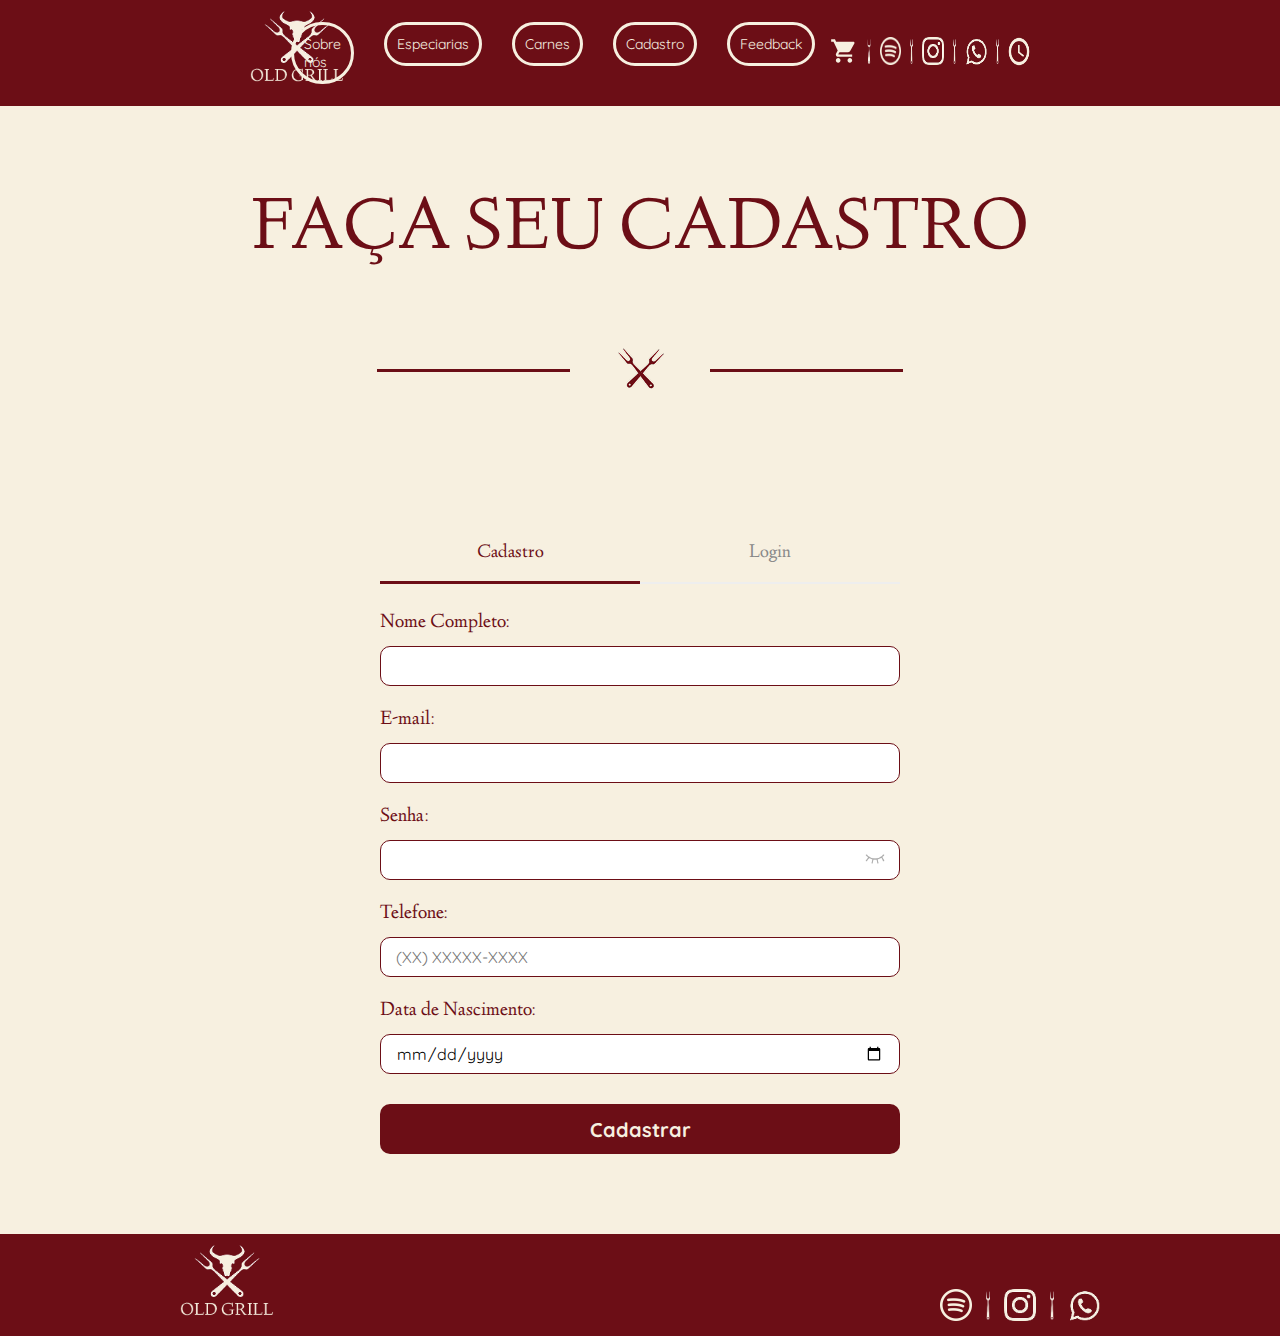
<file: checkout.html>
<!DOCTYPE html>
<html lang="pt-BR">
<head>
    <meta charset="UTF-8">
    <meta name="viewport" content="width=device-width, initial-scale=1.0">
    <title>Finalizar Compra - OLD GRILL</title>
    <link rel="preconnect" href="https://fonts.googleapis.com">
    <link rel="preconnect" href="https://fonts.gstatic.com" crossorigin>
    <link href="https://fonts.googleapis.com/css2?family=Quicksand:wght@300..700&display=swap" rel="stylesheet">
    <link href="https://fonts.googleapis.com/css2?family=Linden+Hill:ital@0;1&display=swap" rel="stylesheet">
    <link rel="stylesheet" href="./src/css/reset.css">
    <link rel="stylesheet" href="./src/css/checkout.css">
    <link rel="stylesheet" href="./src/css/carnes.css"> 
    <link rel="stylesheet" href="./src/css/responsive.css">
</head>
<body>
    <svg xmlns="http://www.w3.org/2000/svg" style="display: none;">
        <symbol id="icon-cart" viewBox="0 0 24 24">
            <path
                d="M7 18c-1.1 0-1.99.9-1.99 2S5.9 22 7 22s2-.9 2-2-.9-2-2-2zM1 2v2h2l3.6 7.59-1.35 2.45c-.16.28-.25.61-.25.96 0 1.1.9 2 2 2h12v-2H7.42c-.14 0-.25-.11-.25-.25l.03-.12L8.1 13h7.45c.75 0 1.41-.41 1.75-1.03l3.58-6.49c.08-.14.12-.31.12-.48 0-.55-.45-1-1-1H5.21l-.94-2H1zm16 16c-1.1 0-1.99.9-1.99 2s.9 2 1.99 2 2-.9 2-2-.9-2-2-2z" />
        </symbol>
    </svg>
    <header class="cabecalho">
        <a href="./index.html">
            <img class="logo" src="./src/IMG/Group 9.png" alt="Logo Old Grill">
        </a>
        <nav class="navecacao">
            <ul class="menu">
                <li><a href="./index.html#sobre-nós" class="item">Sobre nós</a></li>
                <li><a href="./index.html#especiarias" class="item">Especiarias</a></li>
                <li><a href="./carnes.html" class="item">Carnes</a></li>
                <li><a href="./cadastro.html" class="item">Cadastro</a></li>
                <li><a href="./feedback.html" class="item">Feedback</a></li>
            </ul>
        </nav>
        <div class="redes-sociais">
            <a href="./carnes.html?abrirCarrinho=true" class="header-cart-btn"><svg class="imagem">
                    <use xlink:href="#icon-cart"></use>
                </svg></a>
            <a href="#"><img src="./src/IMG/GARFO (1).png" alt="divisor" class="imagem"></a>
            <a
                href="https://open.spotify.com/playlist/1IyykrGQHQ0dIYMl7nitM7?si=8f3OXlMSTPCOeReiNOiH6A&pi=e4uI6Dh0RAKU8">
                <img src="./src/IMG/spotify-logo.png" alt="facebook" class="imagem" />
            </a>
            <a href="#"><img src="./src/IMG/GARFO (1).png" alt="divisor" class="imagem"></a>
             <a href="https://www.instagram.com/old_grill2.3?igsh=MXRqMnJ6YmE2ZHVsaA%3D%3D&utm_source=qr">
        <img src="./src/IMG/instagram (1) 1.png" alt="instagram" class="imagem" />
      </a>
            <a href="#"><img src="./src/IMG/GARFO (1).png" alt="divisor" class="imagem"></a>
            <a href="https://wa.me/5535991811585"><img src="./src/IMG/whatsapp (3) 1.png" alt="whatsapp"
                    class="imagem"></a>
            <a href="#"><img src="./src/IMG/GARFO (1).png" alt="divisor" class="imagem"></a>
            <a href="#" id="btn-horarios" class="header-clock-btn"><img src="./src/IMG/clock.png" alt=""
                    class="imagem-relogio"></a>
        </div>
    </header>

    <main class="conteudo-principal">
        <div class="checkout-container">
            <div class="checkout-form">
                <form id="form-finalizar-pedido">
                    <section id="secao-endereco"> 
                        <h2>Endereço de Entrega</h2>
                        <div class="caixa">
                            <label class="nomel" for="cep">CEP:</label>
                            <input class="textol" type="text" id="cep" placeholder="00000-000" required>
                        </div>
                        <div class="caixa">
                            <label class="nomel" for="rua">Rua / Avenida:</label>
                            <input class="textol" type="text" id="rua" required>
                        </div>
                        <div class="caixa-grupo">
                            <div class="caixa">
                                <label class="nomel" for="numero">Número:</label>
                                <input class="textol" type="text" id="numero" required>
                            </div>
                            <div class="caixa">
                                <label class="nomel" for="bairro">Bairro:</label>
                                <input class="textol" type="text" id="bairro" required>
                            </div>
                        </div>
                        <div class="caixa">
                            <label class="nomel" for="complemento">Complemento (Opcional):</label>
                            <input class="textol" type="text" id="complemento" placeholder="Apto, bloco, referência">
                        </div>
                    </section>

                    <section>
                        <h2>Forma de Pagamento</h2>
                        <div class="opcoes-pagamento">
                            <div class="opcao-radio">
                                <input type="radio" id="cartao" name="pagamento" value="cartao" checked>
                                <label for="cartao" id="label-cartao">
                                    <span class="opcao-titulo">Cartão de Crédito</span>
                                    <span class="opcao-detalhe" id="detalhe-cartao">Adicionar dados do cartão</span>
                                </label>
                            </div>
                            <div class="opcao-radio">
                                <input type="radio" id="pix" name="pagamento" value="pix">
                                <label for="pix">Pix</label>
                            </div>
                            <div class="opcao-radio">
                                <input type="radio" id="dinheiro" name="pagamento" value="dinheiro">
                                <label for="dinheiro">Dinheiro (na entrega)</label>
                            </div>
                        </div>
                    </section>

                    <button class="botao" type="submit">Finalizar Pedido</button>
                </form>
            </div>

            <div class="coluna-direita">
                
                <div class="resumo-pedido">
                    <h2>Resumo da Compra</h2>
                    <ul id="lista-resumo-carrinho"></ul>
                    <div class="total-resumo">
                        <span>Total:</span>
                        <strong id="total-resumo-valor">R$ 0,00</strong>
                    </div>
                </div>
                <section class="secao-observacoes">
                    <h2>Método de Entrega</h2>
                    <div class="opcoes-pagamento">
                        <div class="opcao-radio">
                            <input type="radio" id="entrega" name="metodo" value="entrega" checked>
                            <label for="entrega">
                                <span class="opcao-titulo">Entrega (Delivery)</span>
                                <span class="opcao-detalhe" id="tempo-estimado-entrega">Tempo estimado: 45-60 min</span>
                            </label>
                        </div>
                        <div class="opcao-radio">
                            <input type="radio" id="retirada" name="metodo" value="retirada">
                            <label for="retirada">
                                <span class="opcao-titulo">Retirada no Local</span>
                                <span class="opcao-detalhe" id="tempo-estimado-retirada">Tempo estimado: 20-30 min</span>
                            </label>
                        </div>
                    </div>
                </section>

                <section class="secao-observacoes">
                    <h2>Observações</h2>
                    <div class="caixa">
                        <label class="nomel" for="observacoes">Alguma instrução especial?</label>
                        <textarea class="textol" id="observacoes" rows="4" placeholder="Ex: Ponto da carne..."
                            form="form-finalizar-pedido"></textarea>
                    </div>
                </section>
            </div>
        </div>
    </main>

     <div id="modal-horarios" class="modal-overlay hidden">
    <div class="modal-content">
      <button id="fechar-modal-horarios" class="fechar-modal">×</button>
      <h2>Horários & Localização</h2>
      <div id="detalhes-horarios-conteudo">
        <h3>Horários de Atendimento</h3>
        <p><strong>Terça a Sexta:</strong> 18:00 - 22:30</p>
        <p><strong>Sábado:</strong> 16:00 - 23:00</p>
        <p><strong>Domingos e Feriados:</strong> 10:00 - 16:00</p>

        <h3>Nossa Localização</h3>
        <p>Rua da Costela, 123 - Bairro Brasa</p>
        <p>Centro, Balneário Camboriú
          <a
            href="https://www.google.com.br/maps/place/Balne%C3%A1rio+Cambori%C3%BA,+SC/@-27.0057719,-48.6581834,13z/data=!3m1!4b1!4m15!1m8!3m7!1s0x94d8b616bc8c3663:0x888ea007f0e0e4f7!2sCentro,+Balne%C3%A1rio+Cambori%C3%BA+-+SC!3b1!8m2!3d-27.0011858!4d-48.6298047!16s%2Fg%2F1ymwj9fyf!3m5!1s0x94d8b65cc2e52aad:0x2dc004f5e6adebc4!8m2!3d-26.9979839!4d-48.63258!16s%2Fg%2F1ymvng0m1?hl=pt-BR&entry=ttu&g_ep=EgoyMDI1MTEwMi4wIKXMDSoASAFQAw%3D%3D"><img
              class="icone-loc" src="./src/IMG/location (1).png" alt=""></a>
        </p>
        <p><em>(Estacionamento disponível no local)</em></p>
        <a href="reserva.html" class="botao" id="btn-ir-para-reserva">Fazer Reserva</a>
      </div>
    </div>
  </div>

    <div id="modal-cartao-credito" class="modal-overlay hidden">
        <div class="modal-content">
            <button id="fechar-modal-cartao" class="fechar-modal">×</button>
            <h2>Adicionar um cartão de crédito</h2>
            <form id="form-cartao-credito">
                <div class="caixa">
                    <label class="nomel" for="cartao-numero">Número do cartão:</label>
                    <input class="textol" type="text" id="cartao-numero" placeholder="0000 0000 0000 0000" required maxlength="16">
                </div>
                <div class="caixa">
                    <label class="nomel" for="cartao-nome">Nome no cartão:</label>
                    <input class="textol" type="text" id="cartao-nome" placeholder="Como aparece no cartão" required>
                </div>
                 <div class="caixa">
                    <label class="nomel" for="cartao-bandeira">Bandeira:</label>
                    <select class="textol" id="cartao-bandeira" required>
                        <option value="" disabled selected>Selecione a bandeira</option>
                        <option value="Visa">Visa</option>
                        <option value="Mastercard">Mastercard</option>
                        <option value="Elo">Elo</option>
                        <option value="American Express">American Express</option>
                        <option value="Outra">Outra</option>
                    </select>
                </div>

                <div class="caixa hidden" id="caixa-outra-bandeira">
                    <label class="nomel" for="cartao-outra-bandeira">Qual bandeira?</label>
                    <input class="textol" type="text" id="cartao-outra-bandeira" placeholder="Ex: Hipercard">
                </div>
                <div class="caixa-grupo">
                    <div class="caixa">
                        <label class="nomel" for="cartao-validade">Validade:</label>
                        <input class="textol" type="text" id="cartao-validade" placeholder="MM/AA" required maxlength="4">
                    </div>
                    <div class="caixa">
                        <label class="nomel" for="cartao-cvv">Código de segurança (CVV):</label>
                        <input class="textol" type="text" id="cartao-cvv" placeholder="123" required maxlength="3">
                    </div>
                </div>
                <button class="botao" type="submit">Adicionar cartão</button>
            </form>
        </div>
    </div>
    
    <div id="modal-opcoes-ponto" class="modal-overlay hidden">
        <div class="modal-content">
            <button id="fechar-modal-opcoes-ponto" class="fechar-modal">×</button>
            <h2 id="modal-opcoes-titulo-ponto">Escolha o ponto</h2>
            <form id="form-modal-opcoes-ponto">
                <div id="modal-opcoes-lista-ponto" class="opcoes-pagamento">
                    </div>
                <input type="hidden" id="item-index-ponto" value="">
                <button class="botao" type="submit" id="btn-confirmar-opcao-ponto">Confirmar</button>
            </form>
        </div>
    </div>
    <script src="./src/js/checkout.js"></script>
    <script src="./src/js/modal-horarios.js"></script>
</body>
</html>
</file>
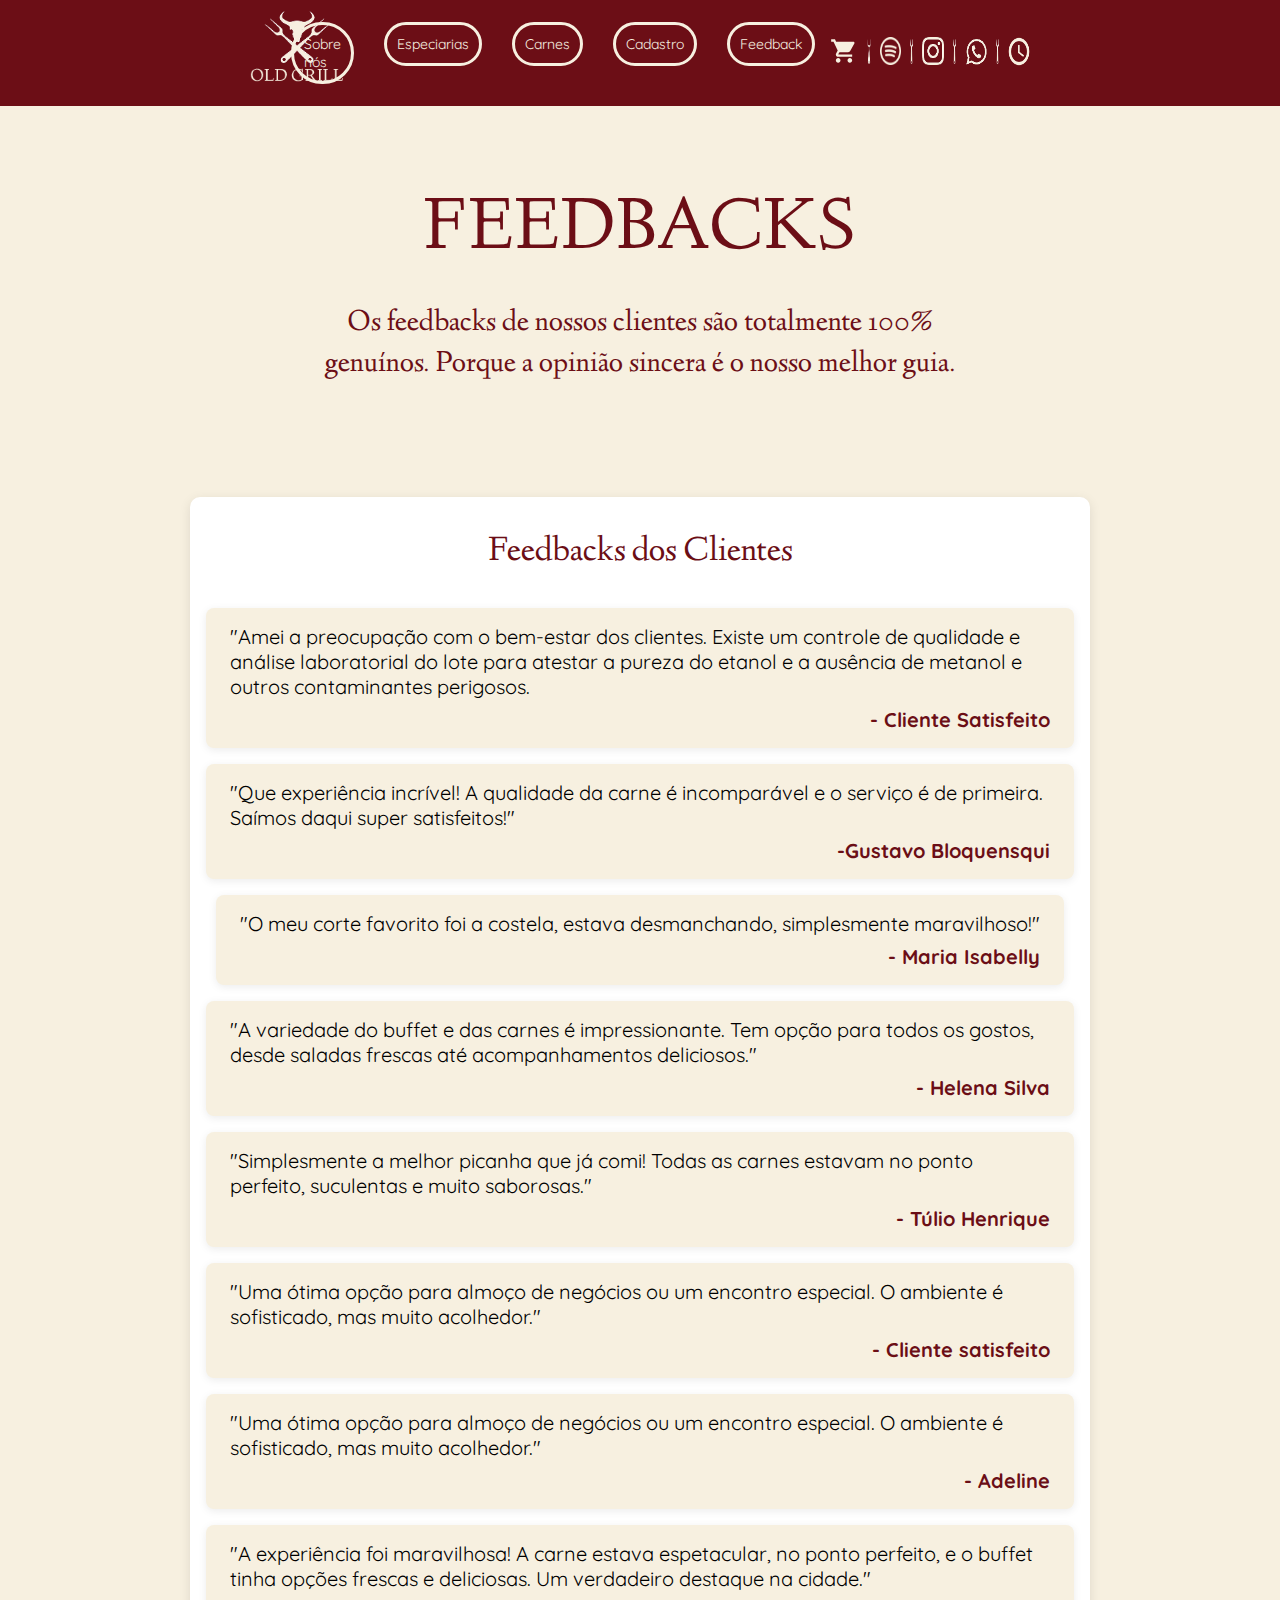
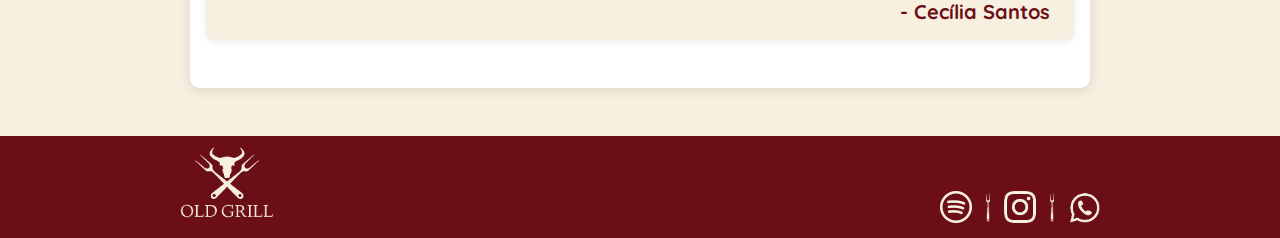
<file: feedback.html>
<!DOCTYPE html>
<html lang="en">
<head>
  <meta charset="UTF-8">
  <meta name="viewport" content="width=device-width, initial-scale=1.0">
  <title>FEEDBACK</title>
  <link rel="preconnect" href="https://fonts.googleapis.com">
  <link rel="preconnect" href="https://fonts.gstatic.com" crossorigin>
  <link href="https://fonts.googleapis.com/css2?family=Quicksand:wght@300..700&display=swap" rel="stylesheet">
  <link rel="preconnect" href="https://fonts.googleapis.com">
  <link rel="preconnect" href="https://fonts.gstatic.com" crossorigin>
  <link href="https://fonts.googleapis.com/css2?family=Linden+Hill:ital@0;1&display=swap" rel="stylesheet">
  <link rel="stylesheet" href="./src/css/feedback.css">
  <link rel="stylesheet" href="./src/css/reset.css">
  <link rel="stylesheet" href="./src/css/responsive.css">

</head>
<body>
  <title>FEEDBACK</title>

  <body>
    <header class="cabecalho">
      <a href="./index.html"><img class="logo" src="./src/IMG/Group 9.png" alt="Logo Old Grill"></a>
      <nav class="navecacao">
        <ul class="menu">
          <li><a href="./index.html#sobre-nós" class="item">Sobre nós</a></li>
          <li><a href="./index.html#especiarias" class="item">Especiarias</a></li>
          <li><a href="./carnes.html" class="item">Carnes</a></li>
          <li><a href="./cadastro.html" class="item">Cadastro</a></li>
          <li><a href="#" class="item">Feedback</a></li>
        </ul>
      </nav>
      <div class="redes-sociais">
        <a href="./carnes.html?abrirCarrinho=true" class="header-cart-btn"><svg class="imagem">
            <use xlink:href="#icon-cart"></use>
          </svg></a>
        <a href="#"><img src="./src/IMG/GARFO (1).png" alt="divisor" class="imagem"></a>
          <a href="https://open.spotify.com/playlist/1IyykrGQHQ0dIYMl7nitM7?si=8f3OXlMSTPCOeReiNOiH6A&pi=e4uI6Dh0RAKU8">
        <img src="./src/IMG/spotify-logo.png" alt="spotify" class="imagem" />
      </a>
        <a href="#"><img src="./src/IMG/GARFO (1).png" alt="divisor" class="imagem"></a>
         <a href="https://www.instagram.com/old_grill2.3?igsh=MXRqMnJ6YmE2ZHVsaA%3D%3D&utm_source=qr">
        <img src="./src/IMG/instagram (1) 1.png" alt="instagram" class="imagem" />
      </a>
        <a href="#"><img src="./src/IMG/GARFO (1).png" alt="divisor" class="imagem"></a>
        <a href="https://wa.me/5535991811585"><img src="./src/IMG/whatsapp (3) 1.png" alt="whatsapp" class="imagem"></a>
        <a href="#"><img src="./src/IMG/GARFO (1).png" alt="divisor" class="imagem"></a>
        <a href="#" id="btn-horarios" class="header-clock-btn"><img src="./src/IMG/clock.png" alt=""
            class="imagem-relogio"></a>
      </div>
    </header>
    <div class="teste">


      <div class="secao5">
        <div class="feed">
          <span class="titulo5">FEEDBACKS</span>
          <p class="texto5">Os feedbacks de nossos clientes são totalmente 100% genuínos. Porque a opinião sincera é o
            nosso melhor guia. </p>
        </div>
      </div>

      <section class="depoimentos">
        <span class="titulo">Feedbacks dos Clientes</span>
        <div class="depoimento">
          <p class="texto5">
            "Amei a preocupação com o bem-estar dos clientes. Existe um controle de qualidade e análise laboratorial do
            lote para atestar a pureza do etanol e a ausência de metanol e outros contaminantes perigosos.
          </p>
          <span>- Cliente Satisfeito</span>
        </div>
        <div class="depoimento">
          <p class="textod">
            "Que experiência incrível! A qualidade da carne é incomparável e o serviço é de primeira. Saímos daqui super
            satisfeitos!"
          </p>
          <span>-Gustavo Bloquensqui</span>
        </div>
        <div class="depoimento">
          <p class="textod">
            "O meu corte favorito foi a costela, estava desmanchando, simplesmente maravilhoso!"
          </p>
          <span>- Maria Isabelly</span>
        </div>
        <div class="depoimento">
          <p class="textod">
            "A variedade do buffet e das carnes é impressionante. Tem opção para todos os gostos, desde saladas frescas
            até acompanhamentos deliciosos."
          </p>
          <span>- Helena Silva</span>
        </div>
        <div class="depoimento">
          <p class="textod">
            "Simplesmente a melhor picanha que já comi! Todas as carnes estavam no ponto perfeito, suculentas e muito
            saborosas."
          </p>
          <span>- Túlio Henrique</span>
        </div>
        <div class="depoimento">
          <p class="textod">
            "Uma ótima opção para almoço de negócios ou um encontro especial. O ambiente é sofisticado, mas muito
            acolhedor."
          </p>
          <span>- Cliente satisfeito</span>
        </div>
        <div class="depoimento">
          <p class="textod">
            "Uma ótima opção para almoço de negócios ou um encontro especial. O ambiente é sofisticado, mas muito
            acolhedor."
          </p>
          <span>- Adeline</span>
        </div>
        <div class="depoimento">
          <p class="textod">
            "A experiência foi maravilhosa! A carne estava espetacular, no ponto perfeito, e o buffet tinha opções
            frescas e deliciosas. Um verdadeiro destaque na cidade."
          </p>
          <span>- Cecília Santos</span>
        </div>



      </section>

    </div>



    <header class="cabecalho2">
      <img class="logo2" src="./src/IMG/Group 9.png" alt="">

      <nav class="navecacao2">

        <div class="redes-sociais2">
          <a href="https://open.spotify.com/playlist/1IyykrGQHQ0dIYMl7nitM7?si=8f3OXlMSTPCOeReiNOiH6A&pi=e4uI6Dh0RAKU8">
            <img src="./src/IMG/spotify-logo.png" alt="facebook" class="imagem2" />
          </a>
          <a href="#">
            <img src="./src/IMG/GARFO (1).png" alt="facebook" class="imagem2" />
          </a>


           <a href="https://www.instagram.com/old_grill2.3?igsh=MXRqMnJ6YmE2ZHVsaA%3D%3D&utm_source=qr">
        <img src="./src/IMG/instagram (1) 1.png" alt="instagram" class="imagem2" />
      </a>
          <a href="#">
            <img src="./src/IMG/GARFO (1).png" alt="facebook" class="imagem2" />
          </a>
          <a href="https://wa.me/5535991811585">
            <img src="./src/IMG/whatsapp (3) 1.png" alt="whatzaap" class="imagem2" />
          </a>


        </div>

        </div>

    </header>
    <script src="./src/js/modal-horarios.js"></script>
  </body>

  <div id="modal-horarios" class="modal-overlay hidden">
    <div class="modal-content">
      <button id="fechar-modal-horarios" class="fechar-modal">×</button>
      <h2>Horários & Localização</h2>
      <div id="detalhes-horarios-conteudo">
        <h3>Horários de Atendimento</h3>
        <p><strong>Terça a Sexta:</strong> 18:00 - 22:30</p>
        <p><strong>Sábado:</strong> 16:00 - 23:00</p>
        <p><strong>Domingos e Feriados:</strong> 10:00 - 16:00</p>

        <h3>Nossa Localização</h3>
        <p>Rua da Costela, 123 - Bairro Brasa</p>
        <p>Centro, Balneário Camboriú
          <a
            href="https://www.google.com.br/maps/place/Balne%C3%A1rio+Cambori%C3%BA,+SC/@-27.0057719,-48.6581834,13z/data=!3m1!4b1!4m15!1m8!3m7!1s0x94d8b616bc8c3663:0x888ea007f0e0e4f7!2sCentro,+Balne%C3%A1rio+Cambori%C3%BA+-+SC!3b1!8m2!3d-27.0011858!4d-48.6298047!16s%2Fg%2F1ymwj9fyf!3m5!1s0x94d8b65cc2e52aad:0x2dc004f5e6adebc4!8m2!3d-26.9979839!4d-48.63258!16s%2Fg%2F1ymvng0m1?hl=pt-BR&entry=ttu&g_ep=EgoyMDI1MTEwMi4wIKXMDSoASAFQAw%3D%3D"><img
              class="icone-loc" src="./src/IMG/location (1).png" alt=""></a>
        </p>
        <p><em>(Estacionamento disponível no local)</em></p>
        <a href="reserva.html" class="botao" id="btn-ir-para-reserva">Fazer Reserva</a>
      </div>
    </div>
  </div>

  <svg xmlns="http://www.w3.org/2000/svg" style="display: none;">
    <symbol id="icon-cart" viewBox="0 0 24 24">
      <path
        d="M7 18c-1.1 0-1.99.9-1.99 2S5.9 22 7 22s2-.9 2-2-.9-2-2-2zM1 2v2h2l3.6 7.59-1.35 2.45c-.16.28-.25.61-.25.96 0 1.1.9 2 2 2h12v-2H7.42c-.14 0-.25-.11-.25-.25l.03-.12L8.1 13h7.45c.75 0 1.41-.41 1.75-1.03l3.58-6.49c.08-.14.12-.31.12-.48 0-.55-.45-1-1-1H5.21l-.94-2H1zm16 16c-1.1 0-1.99.9-1.99 2s.9 2 1.99 2 2-.9 2-2-.9-2-2-2z" />
    </symbol>
  </svg>

</html>
</file>
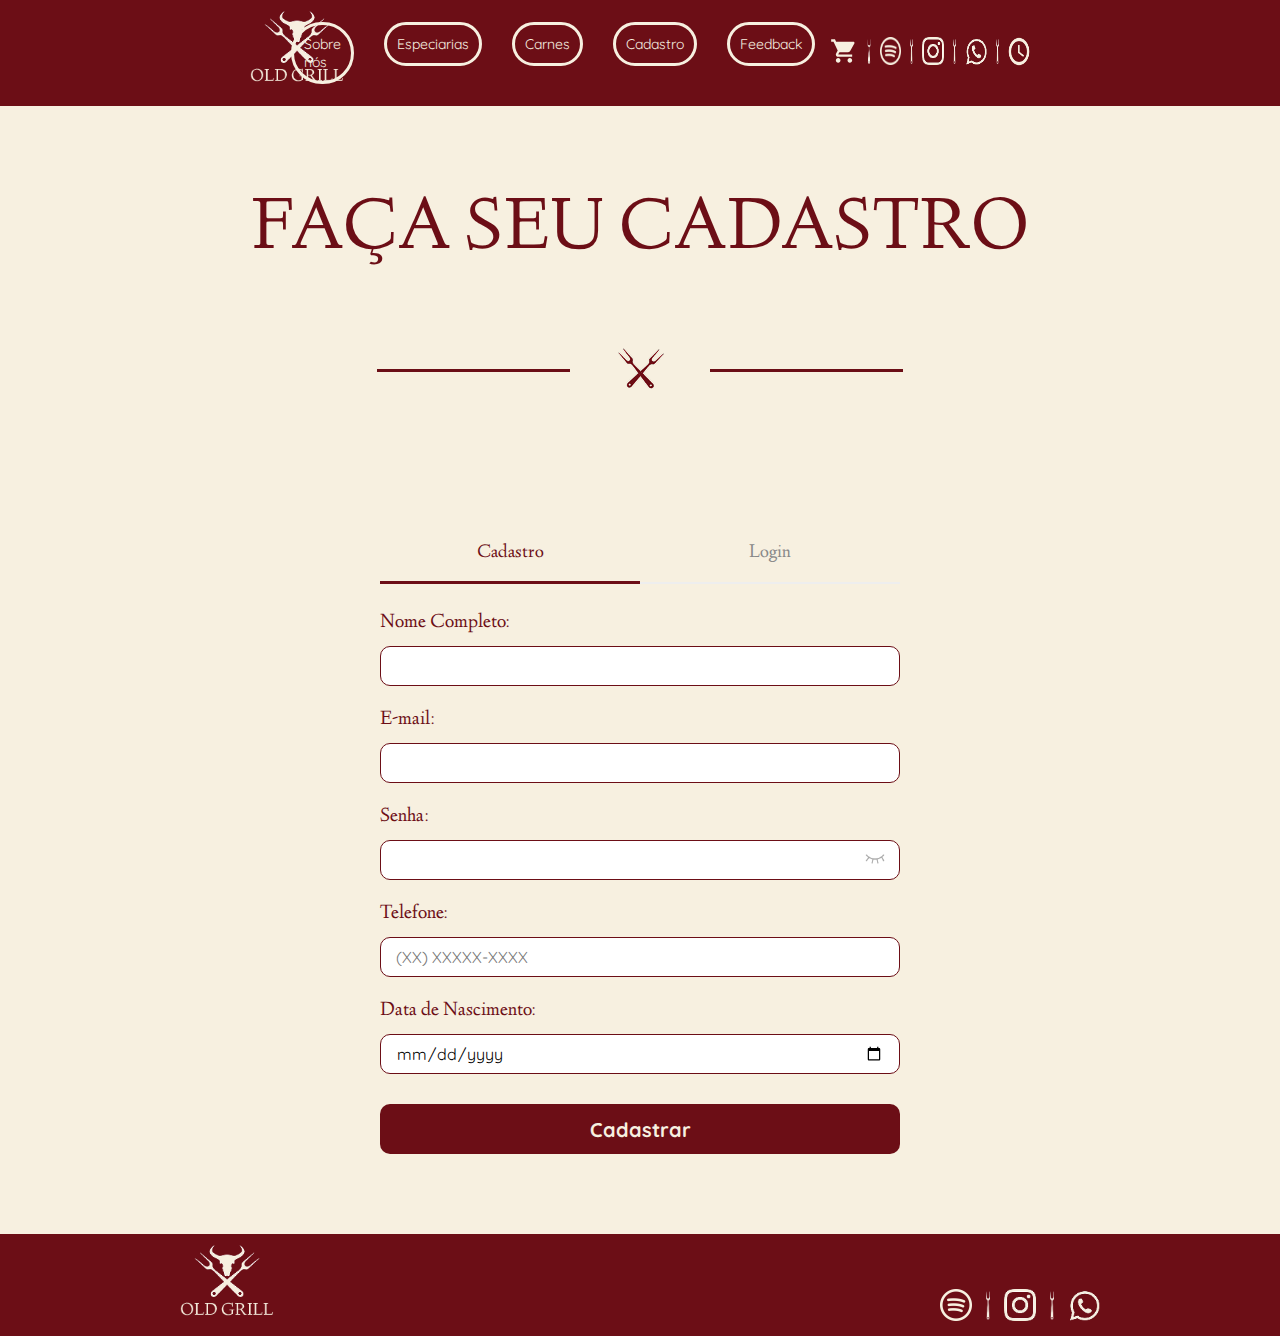
<file: reserva.html>
<!DOCTYPE html>
<html lang="pt-BR">
<head>
    <meta charset="UTF-8">
    <meta name="viewport" content="width=device-width, initial-scale=1.0">
    <title>Fazer Reserva - OLD GRILL</title>
    <link rel="preconnect" href="https://fonts.googleapis.com">
    <link rel="preconnect" href="https://fonts.gstatic.com" crossorigin>
    <link href="https://fonts.googleapis.com/css2?family=Quicksand:wght@300..700&display=swap" rel="stylesheet">
    <link href="https://fonts.googleapis.com/css2?family=Linden+Hill:ital@0;1&display=swap" rel="stylesheet">
    <link rel="stylesheet" href="./src/css/reset.css">
    <link rel="stylesheet" href="./src/css/checkout.css">
    <link rel="stylesheet" href="./src/css/reserva.css"> 
    <link rel="stylesheet" href="./src/css/carnes.css"> 
    <link rel="stylesheet" href="./src/css/responsive.css">
</head>
<body>
    <svg xmlns="http://www.w3.org/2000/svg" style="display: none;">
        <symbol id="icon-cart" viewBox="0 0 24 24">
            <path
                d="M7 18c-1.1 0-1.99.9-1.99 2S5.9 22 7 22s2-.9 2-2-.9-2-2-2zM1 2v2h2l3.6 7.59-1.35 2.45c-.16.28-.25.61-.25.96 0 1.1.9 2 2 2h12v-2H7.42c-.14 0-.25-.11-.25-.25l.03-.12L8.1 13h7.45c.75 0 1.41-.41 1.75-1.03l3.58-6.49c.08-.14.12-.31.12-.48 0-.55-.45-1-1-1H5.21l-.94-2H1zm16 16c-1.1 0-1.99.9-1.99 2s.9 2 1.99 2 2-.9 2-2-.9-2-2-2z" />
        </symbol>
    </svg>
    
    <header class="cabecalho">
        <a href="./index.html">
            <img class="logo" src="./src/IMG/Group 9.png" alt="Logo Old Grill">
        </a>
        <nav class="navecacao">
            <ul class="menu">
                <li><a href="./index.html#sobre-nós" class="item">Sobre nós</a></li>
                <li><a href="./index.html#especiarias" class="item">Especiarias</a></li>
                <li><a href="./carnes.html" class="item">Carnes</a></li>
                <li><a href="./cadastro.html" class="item">Cadastro</a></li>
                <li><a href="./feedback.html" class="item">Feedback</a></li>
            </ul>
        </nav>
        <div class="redes-sociais">
            <a href="./carnes.html?abrirCarrinho=true" class="header-cart-btn"><svg class="imagem">
                    <use xlink:href="#icon-cart"></use>
                </svg></a>
            <a href="#"><img src="./src/IMG/GARFO (1).png" alt="divisor" class="imagem"></a>
            <a
                href="https://open.spotify.com/playlist/1IyykrGQHQ0dIYMl7nitM7?si=8f3OXlMSTPCOeReiNOiH6A&pi=e4uI6Dh0RAKU8">
                <img src="./src/IMG/spotify-logo.png" alt="facebook" class="imagem" />
            </a>
            <a href="#"><img src="./src/IMG/GARFO (1).png" alt="divisor" class="imagem"></a>
            <a href="https://www.instagram.com/old_grill2.3?igsh=MXRqMnJ6YmE2ZHVsaA%3D%3D&utm_source=qr"><img
                    src="./src/IMG/instagram (1) 1.png" alt="instagram" class="imagem"></a>
            <a href="#"><img src="./src/IMG/GARFO (1).png" alt="divisor" class="imagem"></a>
            <a href="https://wa.me/5535991811585"><img src="./src/IMG/whatsapp (3) 1.png" alt="whatsapp"
                    class="imagem"></a>
            <a href="#"><img src="./src/IMG/GARFO (1).png" alt="divisor" class="imagem"></a>
            <a href="#" id="btn-horarios" class="header-clock-btn"><img src="./src/IMG/clock.png" alt=""
                    class="imagem-relogio"></a>
        </div>
    </header>

    <main class="conteudo-principal">
        <div class="checkout-container">
            <div class="checkout-form">
                <form id="form-confirmar-reserva">
                    
                    <section id="secao-reserva"> 
                        <h2>Detalhes da Reserva</h2>
                        <div class="caixa-grupo">
                            <div class="caixa">
                                <label class="nomel" for="reserva-data">Data:<span id="reserva-dia-semana" class="info-dia-semana"></span></label>
                                <input class="textol" type="date" id="reserva-data" required>
                            </div>
                            <div class="caixa">
                                <label class="nomel" for="reserva-hora">Horário:</label>
                                <input class="textol" type="time" id="reserva-hora" required>
                            </div>
                        </div>
                       <div class="caixa-grupo">
    <div class="caixa">
        <label class="nomel" for="reserva-pessoas">Pessoas:</label>
        <input class="textol" type="number" id="reserva-pessoas" value="2" min="1" max="30" required> </div>
    <div class="caixa">
        <label class="nomel" for="reserva-mesas">Mesas:</label>
        <input class="textol" type="number" id="reserva-mesas" value="1" min="1" max="10" required readonly> </div>
</div>
                        <div class="caixa">
                            <label class="nomel" for="reserva-observacoes">Observações da Reserva (Opcional):</label>
                            <input class="textol" type="text" id="reserva-observacoes" placeholder="Ex: Aniversário, pref. perto da janela">
                        </div>
                    </section>
                    
                    <section class="secao-observacoes" id="secao-obs-pedido">
                        <h2>Observações do Pedido (Opcional)</h2>
                        <div class="caixa">
                            <label class="nomel" for="observacoes">Instruções para a cozinha?</label>
                            <textarea class="textol" id="observacoes" rows="4" placeholder="Ex: Ponto da carne, sem cebola..."
                                form="form-confirmar-reserva"></textarea>
                        </div>
                    </section>

                    <button class="botao" type="submit">Confirmar Reserva</button>
                </form>
            </div>

            <div class="coluna-direita">
                
                <div class="resumo-pedido">
                    <h2>Adiantar Pedido (Opcional)</h2>
                    <p class="info-reserva">Seu carrinho atual será adicionado à reserva. Você pode adicionar mais itens em <a href="carnes.html?from=reserva">Carnes</a>.</p>
                    <ul id="lista-resumo-carrinho">
                        </ul>
                    <div class="total-resumo">
                        <span>Total do Pedido:</span>
                        <strong id="total-resumo-valor">R$ 0,00</strong>
                    </div>
                </div>

            </div>
        </div>
    </main>

    <div id="modal-horarios" class="modal-overlay hidden">
      <div class="modal-content">
        <button id="fechar-modal-horarios" class="fechar-modal">×</button>
        <h2>Horários & Localização</h2>
        <div id="detalhes-horarios-conteudo">
          <h3>Horários de Atendimento</h3>
          <p><strong>Terça a Sexta:</strong> 18:00 - 22:30</p>
          <p><strong>Sábado:</strong> 16:00 - 23:00</p>
          <p><strong>Domingos e Feriados:</strong> 10:00 - 16:00</p>

          <h3>Nossa Localização</h3>
          <p>Rua da Costela, 123 - Bairro Brasa</p>
          <p>Centro, Balneário Camboriú
            <a
              href="https://www.google.com.br/maps/place/Balne%C3%A1rio+Cambori%C3%BA,+SC/@-27.0057719,-48.6581834,13z/data=!3m1!4b1!4m15!1m8!3m7!1s0x94d8b616bc8c3663:0x888ea007f0e0e4f7!2sCentro,+Balne%C3%A1rio+Cambori%C3%BA+-+SC!3b1!8m2!3d-27.0011858!4d-48.6298047!16s%2Fg%2F1ymwj9fyf!3m5!1s0x94d8b65cc2e52aad:0x2dc004f5e6adebc4!8m2!3d-26.9979839!4d-48.63258!16s%2Fg%2F1ymvng0m1?hl=pt-BR&entry=ttu&g_ep=EgoyMDI1MTEwMi4wIKXMDSoASAFQAw%3D%3D"><img
                class="icone-loc" src="./src/IMG/location (1).png" alt=""></a>
          </p>
          <p><em>(Estacionamento disponível no local)</em></p>
          
          <a href="reserva.html" class="botao" id="btn-ir-para-reserva">Fazer Reserva</a>
        </div>
      </div>
    </div>
    
    <div id="modal-opcoes-ponto" class="modal-overlay hidden">
        <div class="modal-content">
            <button id="fechar-modal-opcoes-ponto" class="fechar-modal">×</button>
            <h2 id="modal-opcoes-titulo-ponto">Escolha o ponto</h2>
            <form id="form-modal-opcoes-ponto">
                <div id="modal-opcoes-lista-ponto" class="opcoes-pagamento">
                    </div>
                <input type="hidden" id="item-index-ponto" value="">
                <button class="botao" type="submit" id="btn-confirmar-opcao-ponto">Confirmar</button>
            </form>
        </div>
    </div>

    <script src="./src/js/reserva.js"></script>
    <script src="./src/js/modal-horarios.js"></script>
</body>
</html>
</file>
<file: src/css/style.css>
.cabecalho {
  background-color: #6c0e16;
  display: flex;
  justify-content: space-between;
  align-items: center;
}

.logo {
  margin-left: 250px;
  width: 100px;
}

.cabecalho .navecacao .menu {
  display: flex;
}

.cabecalho .navecacao .menu .item {
  display: flex;
  padding: 10px;
  margin: 15px;
  font-size: 14px;
  color: #f7f0e0;
  border: solid #f7f0e0;
  border-radius: 35px;
  font-family: "Quicksand", sans-serif;
  transition: transform 0.4s ease, box-shadow 0.4s ease;
}

.cabecalho .navecacao .menu .item:hover {
  /* transform: scale(1.2); */
  box-shadow: 0 10px 25px rgba(0, 0, 0, 0.2);
}

.cabecalho .redes-sociais {
  display: flex;
  margin-right: 250px;
}

.cabecalho .redes-sociais .imagem {
  height: 28px;
}

.cabecalho .redes-sociais .imagem-relogio {
 height: 29px;
}

.titulo {
  font-size: 48px;
  font-weight: bold;
  text-align: center;
  font-family: "Linden Hill", serif;
  color: #d9d9d9;
}

.titulo span {
  display: block;
  margin-left: 20px;
  font-size: 30px;
  font-weight: normal;
  font-family: "Linden Hill", serif;
  color: #d9d9d9;
}

.conteudo-principal .projetos .imagem-painel {
  background-repeat: no-repeat;
  background-size: cover;
  background-position: center;
  min-width: 100%;
  height: 100%;
  position: absolute;
  z-index: -1;
  filter: brightness(60%);
  opacity: 0;
  transition: opacity 3s ease-in-out;
  position: absolute;
  top: 0;
  left: 0;
}

.conteudo-principal .projetos .imagem-painel.projeto1 {
  background-image: url("../IMG/painel1.png");
}
.conteudo-principal .projetos .imagem-painel.projeto2 {
  background-image: url("../IMG/painel9.png");
}
.conteudo-principal .projetos .imagem-painel.projeto3 {
  background-image: url("../IMG/painel3.png");
}
.conteudo-principal .projetos .imagem-painel.projeto4 {
  background-image: url("../IMG/painel4.png");
}
.conteudo-principal .projetos .imagem-painel.projeto5 {
  background-image: url("../IMG/painel5.png");
}
.conteudo-principal .projetos .imagem-painel.projeto6 {
  background-image: url("../IMG/painel6.png");
}
.conteudo-principal .projetos .imagem-painel.mostrar {
  opacity: 1;
}

.conteudo-principal .projetos {
  display: flex;
  justify-content: center;
  align-items: center;
  background-size: cover;
  height: 843px;
}

.conteudo-principal .secao2 {
  background-color: #f7f0e0;
  align-items: center;
  padding: 100px 0;
}

.conteudo-principal .secao2 .sobre-nos {
  display: flex;
  flex-direction: column;
  gap: 50px;
}
.conteudo-principal .secao2 .sobre-nos .titulo2 {
  font-family: "Linden Hill", serif;
  font-size: 60px;
  text-align: center;
  justify-content: center;
  align-items: center;
  color: #6c0e16;
  margin-bottom: 45px;
  margin-top: 30px;
}

.conteudo-principal .secao2 .sobre-nos .sobre .sobre1 {
  text-align: center;
  max-width: 600px;
  justify-content: center;
  display: flex;
  font-size: 30px;
  font-family: "Linden Hill", serif;
}

.conteudo-principal .secao2 .sobre-nos .sobre .sobre2 {
  text-align: center;
  max-width: 600px;
  justify-content: center;
  display: flex;
  font-size: 30px;
  margin-top: 29px;
  font-family: "Linden Hill", serif;
}

.secao2 .sobre-nos .sobre .garfo-meio {
  margin-top: 60px;
  margin-bottom: 25px;
}

.secao2 .sobre-nos .container {
  display: flex;
  justify-content: space-between;
}

.secao2 .sobre-nos .sobre {
  display: flex;
  flex-direction: column;
  align-items: center;
}

.secao2 .sobre-nos .espeto {
  height: 700px;
  padding: 80px;
}


.card-principal {
  font-family: Arial, sans-serif;
  background-color: #6b0e16;
  min-height: auto;
  padding: 20px;
}

.card-principal .cartas {
  max-width: 1200px;
  display: flex;
  flex-wrap: wrap;
  gap: 50px;
  justify-content: center;
  align-items: center;
  margin: 0 auto;
}

.card-principal .secao4 {
  display: flex;
  align-items: center;
  flex-direction: column;
}

.card-principal .secao4 .titulo3 {
  font-family: "Linden Hill", serif;
  /* font-family: "Quicksand", sans-serif; */
  font-size: 75px;
  color: #f7f0e0;
  margin-top: 75px;
  padding: 0 70px;
}

.card-principal .secao4 .garfo-meio {
  margin-top: 60px;
  margin-bottom: 25px;
  justify-content: center;
  display: flex;
  align-items: center;
  margin: 65px 675px 85px 675px;
}
/* ESTILOS DO FLIP CARD (SEM ALTERAÇÕES SIGNIFICATIVAS)


/* 1. O Contêiner que define o tamanho e a perspectiva 3D */
.flip-card {
  background-color: transparent;
  width: 350px;
  height: 200px;
  perspective: 1000px;
  /* Removendo margin-bottom que não é mais necessário com o 'gap' e 'flex-wrap' */
  /* margin-bottom: 75px; */
}

/* 2. O contêiner interno que faz o giro */
.flip-card-inner {
  position: abs;
  width: 100%;
  height: 100%;
  text-align: center;
  transition: transform 0.8s;
  transform-style: preserve-3d;
  box-shadow: 0 4px 8px 0 rgba(0, 0, 0, 0.2);
  border-radius: 10px;
}

/* 3. O giro real do card ao passar o mouse */
.flip-card:hover .flip-card-inner {
  transform: rotateY(180deg);
}

/* 4. Estilos para os dois lados do card (frente e verso) */
.flip-card-front,
.flip-card-back {
  position: absolute;
  width: 100%;
  height: 100%;
  backface-visibility: hidden;
  border-radius: 10px;
  display: flex;
  flex-direction: column;
  justify-content: center;
  align-items: center;
  padding: 5px;
  box-sizing: border-box;
}

/* 5. Estilos da Frente */
.flip-card-front {
  background-color: #f7f0e0;
  color: #6b0e16;
}

/* 6. Estilos do Verso */
.flip-card-back {
  background-color: #f7f0e0;
  color: white;
  transform: rotateY(180deg);
  position: relative;
  padding: 0;
  overflow: hidden;
}

.flip-card-back h2 {
  font-size: 1.8em;
  margin-bottom: 15px;
}

.flip-card-back .titulo-carta {
  font-size: 20px;
  font-family: "Quicksand", sans-serif;
  color: #6b0e16;
  /* padding: 20px; */
  margin-top: 15px;
}

.flip-card-back .sobre3 {
  font-size: 14px;
  /* font-family: ; */
  color: rgb(54, 52, 52);
  padding: 32px;
  font-family: "Quicksand", sans-serif;
}
/* 7. ESTILO PARA A IMAGEM NO VERSO */

.flip-card .flip-card-inner .img-verso {
  border-radius: 10px;
}

.flip-card-back .img-verso {
  width: 100%;
  height: 100%;
  position: absolute;
  top: 0;
  left: 0;
  object-fit: cover;
  z-index: 1;
  /* border-radius: 85px; */
}

/* 8. ESTILO PARA O TEXTO NO VERSO */
.flip-card-back h2,
.flip-card-back p {
  z-index: 2;
  position: absolute;
  top: 50%;
  left: 50%;
  transform: translate(-50%, -50%);
  color: black;
  border-radius: 10px;
  text-shadow: 1px 1px 2px rgba(0, 0, 0, 0.5);
}

.cabecalho2 {
  background-color: #6c0e16;
  display: flex;
  justify-content: space-between;
  align-items: center;
}

.logo2 {
  margin-left: 180px;
  width: 100px;
}

.cabecalho2 .navecacao2 .menu2 {
  display: flex;
}

.cabecalho2 .navecacao2 .menu2 .item2 {
  display: flex;
  padding: 10px;
  margin: 15px;
  font-size: 14px;
  color: #f7f0e0;
  border: solid #f7f0e0;
  border-radius: 35px;
  font-family: "Quicksand", sans-serif;
  transition: transform 0.4s ease, box-shadow 0.4s ease;
}

.cabecalho .navecacao .menu .item:hover {
  transform: scale(1.2); /* Aumenta 20% */
  box-shadow: 0 10px 25px rgba(0, 0, 0, 0.2);
}

.cabecalho2 .redes-sociais2 {
  display: flex;
  margin-right: 180px;
  padding: 43px 0 0 0;
}

.cabecalho2 .redes-sociais2 .imagem2 {
  height: 32px;
}
/* Estilo para o ícone SVG do carrinho no cabeçalho */
.header-cart-btn svg {
    height: 28px;
    width: 28px;
    fill: #f7f0e0;
}

/* NOVO ESTILO PARA O ÍCONE DE RELÓGIO (CORRIGIDO) */
.header-clock-btn svg {
    height: 28px;
    width: 28px;
    fill: #f7f0e0; /* Força o preenchimento para a cor correta */
    transition: transform 0.3s ease;
}
.header-clock-btn:hover svg {
    transform: scale(1.1);
}

/* ESTILOS DE MODAL GENÉRICOS ADICIONADOS */
.hidden { display: none !important; }

.modal-overlay {
    position: fixed;
    top: 0;
    left: 0;
    width: 100%;
    height: 100%;
    background: rgba(0, 0, 0, 0.7);
    display: flex;
    align-items: center;
    justify-content: center;
    z-index: 2000;
    transition: opacity 0.3s ease;
}
.modal-content {
    background: #f7f0e0;
    padding: 30px 40px;
    border-radius: 15px;
    max-width: 600px;
    width: 90%;
    position: relative;
    box-shadow: 0 5px 20px rgba(0,0,0,0.2);
}
.fechar-modal {
    position: absolute;
    top: 10px;
    right: 15px;
    background: none;
    border: none;
    font-size: 28px;
    cursor: pointer;
    color: #6c0e16;
}
.modal-content h2 {
    font-family: "Linden Hill", serif;
    font-size: 32px;
    color: #6c0e16;
    margin-bottom: 25px;
    text-align: center;
}



/* ESTILOS DO MODAL DE HORÁRIOS ADICIONADOS */
#detalhes-horarios-conteudo {
    font-family: "Quicksand", sans-serif;
    color: #333;
    max-height: 60vh;
    overflow-y: auto;
}

#detalhes-horarios-conteudo h3 {
    font-family: "Linden Hill", serif;
    font-size: 1.5em;
    color: #6c0e16;
    margin-top: 20px;
    margin-bottom: 10px;
    border-bottom: 1px solid #eee;
    padding-bottom: 5px;
}
#detalhes-horarios-conteudo h3:first-of-type {
    margin-top: 0;
}
#detalhes-horarios-conteudo p {
    font-size: 1.1em;
    margin-bottom: 12px;
    line-height: 1.5;
}
#detalhes-horarios-conteudo p strong {
    color: #6c0e16;
    min-width: 140px; /* Alinha os valores */
    display: inline-block;
}
#detalhes-horarios-conteudo p em {
    font-style: italic;
    color: #555;
    font-size: 0.9em;
}

#detalhes-horarios-conteudo .icone-loc{
  height: 19px;
  margin-left: 15px;
  margin-top: 2px;
}

/* =========================================== */
/* === BOTÃO DE RESERVA NO MODAL HORÁRIOS === */
/* =========================================== */

#detalhes-horarios-conteudo #btn-ir-para-reserva {
    width: 100%;
    background-color: #2a9d8f;
    border: none;
    border-radius: 10px;
    height: 50px;
    color: #fff;
    font-size: 18px;
    font-family: "Quicksand", sans-serif;
    font-weight: bold;
    cursor: pointer;
    transition: all 0.3s ease;
    margin-top: 25px; /* Espaçamento */
    text-align: center;
    padding-top: 12px; /* Ajuste vertical do texto do link */
    box-sizing: border-box; /* Garante que o padding não estoure a altura */
    text-decoration: none; /* Remove sublinhado do link */
    display: block; /* Faz o <a> ocupar a largura total */
}

#detalhes-horarios-conteudo #btn-ir-para-reserva:hover {
    background-color: #268a7e;
    transform: none;
}
</file>
<file: src/css/responsive.css>
/* index */
/* --- Tablet (Landscape) --- 1024px e abaixo --- */
@media (min-width:625px) and (max-width: 1024px) {
  /* --- Cabeçalho --- */
  .cabecalho {
    flex-direction: column;
    padding: 20px 0;
  }
  .logo {
    margin-left: 0;
    margin-bottom: 20px;
  }
  .cabecalho .redes-sociais {
    justify-content: center;
    margin-top: 35px;
    margin-right: 0;
  }
   /* .cabecalho .redes-sociais .imagem-relogio{
    height: 23px;
  } */
  .cabecalho .navecacao .menu {
    justify-content: center;
    flex-wrap: wrap; /* Permite que o menu quebre a linha se necessário */
  }
  .cabecalho .navecacao .menu .item {
    margin: 5px;
  }

  /* --- Painel Principal --- */
  .titulo {
    font-size: 38px;
    padding: 0 20px; /* Evita que o texto encoste nas bordas */
  }
  .titulo span {
    font-size: 24px;
    margin-left: 0;
  }

  /* --- Sobre Nós --- */
  /* .secao2 {
    margin-left: -15px;
    margin-right: -15px;
  } */
  .secao2 .sobre-nos .container {
    flex-direction: column;
    margin: 0;
    align-items: center;
  }
  .secao2 .sobre-nos .espeto.espeto-left {
    display: none; /* Oculta um dos espetos */
  }
  .secao2 .sobre-nos .espeto {
    height: 400px;
    padding: 20px;
  }
  .conteudo-principal .secao2 .sobre-nos .sobre .sobre1,
  .conteudo-principal .secao2 .sobre-nos .sobre .sobre2 {
    max-width: 90%;
    font-size: 26px;
    padding: 0 15px;
  }
  .conteudo-principal .secao2 .sobre-nos .titulo2 {
    font-size: 45px;
    margin-bottom: 20px;
  }

  /* --- Especiarias (Flip Cards) --- */
  .card-principal .secao4 .titulo3 {
    font-size: 50px;
    text-align: center;
    padding: 0 20px;
  }
  .card-principal .secao4 .garfo-meio {
    margin: 40px auto;
    width: 150px; /* Reduz o tamanho do garfo */
  }

  /* --- Rodapé --- */
  .cabecalho2 {
    flex-direction: column;
    padding: 25px 0;
    margin-top: 0;
  }
  .logo2 {
    margin-left: 0;
    margin-bottom: 20px;
  }
  .cabecalho2 .redes-sociais2 {
    margin-right: 0;
    padding: 0;
    margin-top: 10px;
  }
 
}


/* --- Mobile --- 480px e abaixo --- */
@media (max-width: 624px) {
  /* --- Cabeçalho --- */
  .cabecalho .navecacao .menu {
    flex-direction: column; /* Empilha os itens do menu */
    align-items: center;
  }
  .cabecalho .navecacao .menu .item {
    margin: 8px 0;
    width: 200px; /* Define uma largura fixa para os botões */
    justify-content: center;
  }
  .cabecalho .redes-sociais .imagem {
    height: 24px;
  }
   .cabecalho .redes-sociais .imagem-relogio{
    height: 25px;
  }

  /* --- Painel Principal --- */
 .conteudo-principal .projetos {
  height: 250px; /* Por exemplo, um valor menor que 334px */
}
  .titulo {
    font-size: 32px;
  }
  .titulo span {
    font-size: 20px;
  }

  /* --- Sobre Nós --- */
  .conteudo-principal .secao2 {
    padding: 50px 0;
  }
  .secao2 .sobre-nos .espeto {
    display: none;
  }
  .conteudo-principal .secao2 .sobre-nos .sobre .sobre1,
  .conteudo-principal .secao2 .sobre-nos .sobre .sobre2 {
    font-size: 22px;
  }
  .conteudo-principal .secao2 .sobre-nos .titulo2 {
    font-size: 36px;
  }

  /* --- Especiarias (Flip Cards) --- */
  .card-principal .secao4 .titulo3 {
    font-size: 40px;
  }
  .card-principal .cartas {
    gap: 25px;
  }
  .flip-card {
    width: 90%; /* Faz o card ocupar quase toda a largura */
    height: 220px; /* Ajusta a altura */
  }
  .flip-card-back .titulo-carta {
    font-size: 18px;
  }
  .flip-card-back .sobre3 {
    font-size: 14px;
    padding: 20px;
  }

  /* --- Rodapé --- */
  .cabecalho2 .redes-sociais2 .imagem2 {
    height: 28px;
  }
}
/* index */


/* carnes */ 
/* --- Tablet (Landscape) --- 1024px e abaixo --- */
@media (max-width: 1024px) {
  /* --- Cabeçalho --- */
 
  .cabecalho .redes-sociais {
    margin-right: 0; /* Estava faltando esta regra */
  }

  /* --- Seção Título --- */

   /* ADICIONE A REGRA DO GARFO AQUI */
  .card-principal .secao4 .garfo-meio {
    margin: 40px auto; /* Remove as margens laterais e centraliza */
    width: 150px;
  }
  .logo {
    margin-left: 0;
  }


  /* --- Seção Título --- */
  .card-principal .secao4 .sobre3 {
    padding: 0 150px 80px 150px;
  }

  /* --- Rodapé --- */
  .logo2 {
    margin-left: 50px;
  }
  .cabecalho2 .redes-sociais2 {
    margin-right: 50px;
  }
}

/* --- Tablet (Portrait) --- 768px e abaixo --- */
@media (max-width: 768px) {
  /* --- Cabeçalho --- */
  .cabecalho {
    flex-direction: column;
    padding: 20px 0;
  }
  .logo {
    margin-left: 0;
    margin-bottom: 20px;
  }
  .cabecalho .redes-sociais {
    margin-right: 0;
    margin-top: 15px;
  }
  .cabecalho .navecacao .menu {
    justify-content: center;
    flex-wrap: wrap;
  }
  .cabecalho .navecacao .menu .item {
    margin: 5px;
  }

  /* --- Seção Título --- */
  .card-principal .secao4 .titulo3 {
    font-size: 50px;
    padding: 0 20px;
    text-align: center;
  }
  .card-principal .secao4 .sobre3 {
    padding: 0 30px 60px 30px;
    font-size: 24px;
  }
  .card-principal .secao4 .garfo-meio {
    margin: 40px auto;
    width: 150px;
  }

  /* --- Cards de Comida --- */
  .carne, .bebida, .sobremesa {
    width: 320px; /* Aumenta um pouco a largura base */
  }
  .carne:hover,
  .bebida:hover, .sobremesa:hover {
    transform: scale(1.05); /* Reduz o efeito de hover */
  }

  /* --- Título Bebidas --- */
 .conteiner-bebidas .cabecalho3 .titulo4, .conteiner-sobremesas .cabecalho3 .titulo4 {
    font-size: 50px;
    text-align: center;
  }
  .conteiner-bebidas .cabecalho3 {
    gap: 40px;
  }
  .cabecalho3 .garfo-meio {
    margin: 0 auto; /* Remove margens excessivas */
  }

  /* --- Carrinho Lateral --- */
  #carrinho-lateral {
    width: 320px;
    right: -320px;
  }

  /* --- Rodapé --- */
  .cabecalho2 {
    flex-direction: column;
    padding: 25px 0;
  }
  .logo2 {
    margin-left: 0;
    margin-bottom: 20px;
  }
  .cabecalho2 .redes-sociais2 {
    margin-right: 0;
    padding: 0;
    margin-top: 10px;
  }
}

/* --- Mobile --- 480px e abaixo --- */

@media (max-width: 480px) {
  /* --- Cabeçalho --- */
  .cabecalho .navecacao .menu {
    flex-direction: column; /* Empilha os itens do menu */
    align-items: center;
  }
  .cabecalho .navecacao .menu .item {
    margin: 8px 0;
    width: 200px;
    justify-content: center;
  }

  /* --- Seção Título --- */
  .card-principal .secao4 .titulo3 {
    font-size: 40px;
  }
  .card-principal .secao4 .sobre3 {
    padding: 0 20px 40px 20px;
    font-size: 20px;
  }
  .card-principal .secao4 .garfo-meio {
    margin: 30px auto;
  }


  /* --- Cards de Comida --- */
  .carneS, .bebidaS, .sobremesaS {
    gap: 30px;
    padding: 10px;
  }
  .carne, .bebida, .sobremesa {
    width: 90%; /* Faz o card ocupar a largura */
  }
  .carne:hover,
  .bebida:hover {
    transform: none; /* Remove hover em mobile */
    box-shadow: 0 4px 8px rgba(0, 0, 0, 0.1);
  }

  /* --- Título Bebidas --- */
 .conteiner-bebidas .cabecalho3 .titulo4, .conteiner-sobremesas .cabecalho3 .titulo4 {
    font-size: 40px;
  }
  .conteiner-bebidas, .conteiner-sobremesas {
    gap: 40px;
  }

  /* --- Carrinho Lateral --- */
  #carrinho-lateral {
    width: 95%; /* Ocupa quase toda a tela */
    right: -100%;
  }
  #carrinho-lateral.aberto {
    right: 0;
  }
}

/*carnes */ 


/* cadastro */
/* cadastro */
/* =========================================== */
/* --- Tablet (Landscape) --- 1024px e abaixo --- */
/* =========================================== */
@media (min-width:624px) and (max-width: 1024px) {
  /* --- Cabeçalho --- */
  .logo {
    margin-left: 0;
  }
  
  /* CORREÇÃO DEFINITIVA:
    Em vez de usar 'padding' no pai, usamos 'calc()' para
    reduzir a largura dos filhos e 'margin: auto' para
    centralizá-los. Isso cria a margem de 15px nas laterais
    sem afetar nenhuma outra página.
  */
  #area-cadastro,
  #painel-cliente {
      /* Define a largura como 100% da tela MENOS 30px (15px de cada lado) */
      width: calc(100% - 30px);
      
      /* Sobrescreve 'margin-left/right: 15px' ou 'margin: 50px 15px' 
        de tentativas anteriores e força a centralização do bloco.
        (O '50px' é mantido para o #painel-cliente)
      */
      margin-left: auto;
      margin-right: auto;
  }
  
  .botao{
    margin-bottom: 20px;
  }

  /* --- Rodapé --- */
  .logo2 {
    margin-left: 0px;
  }
  .cabecalho2 .redes-sociais2 {
    margin-right: 0px;
  }
}

/* --- Tablet (Portrait) --- 768px e abaixo --- */
@media (max-width: 768px) {
  /* --- Cabeçalho --- */
  .cabecalho {
    flex-direction: column;
    padding: 20px 0;
  }
  .logo {
    margin-left: 0;
    margin-bottom: 20px;
  }
  .cabecalho .redes-sociais {
    margin-right: 0;
    margin-top: 15px;
  }
  .cabecalho .navecacao .menu {
    justify-content: center;
    flex-wrap: wrap;
  }
  .cabecalho .navecacao .menu .item {
    margin: 5px;
  }

  /* --- Título --- */
  .feed .titulo5 {
    font-size: 50px;
    text-align: center;
    padding: 0 20px;
  }
  .feed .garfo-meio {
    margin: 40px auto;
    width: 150px;
  }

  /* --- Formulário --- */
  .container {
    padding: 0 20px; /* Adiciona padding lateral */
  }

  /* --- Painel Cliente --- */
  #painel-cliente {
    max-width: 95%;
    margin: 30px auto;
  }
  .painel-header {
    flex-direction: column;
    text-align: center;
    padding: 20px;
  }
  .painel-header h1 {
    margin-bottom: 15px;
    font-size: 2em;
  }
  .painel-body {
    padding: 20px;
  }

  /* --- Modal --- */
  .modal-content {
    padding: 20px;
    width: 95%;
  }
  .modal-content h2 {
    font-size: 28px;
  }

  /* --- Rodapé --- */
  .cabecalho2 {
    flex-direction: column;
    padding: 25px 0;
  }
  .logo2 {
    margin-left: 0;
    margin-bottom: 20px;
  }
  .cabecalho2 .redes-sociais2 {
    margin-right: 0;
    padding: 0;
    margin-top: 10px;
  }
}

/* --- Mobile --- 480px e abaixo --- */
@media (max-width: 480px) {
  /* --- Cabeçalho --- */
  .cabecalho .navecacao .menu {
    flex-direction: column; /* Empilha os itens do menu */
    align-items: center;
  }
  .cabecalho .navecacao .menu .item {
    margin: 8px 0;
    width: 200px;
    justify-content: center;
  }

  /* --- Título --- */
  .feed .titulo5 {
    font-size: 40px;
  }
  .feed .garfo-meio {
    margin: 30px auto;
  }

  /* --- Painel Cliente --- */
  .painel-nav {
    flex-direction: column; /* Empilha as abas */
  }
  .tab-button {
    border-bottom: 1px solid #eee;
  }
  .tab-button.active {
    border-bottom: 3px solid #6c0e16; /* Mantém o indicador ativo */
  }
  .tab-content h2 {
    font-size: 1.5em;
  }

  /* --- Histórico de Pedidos --- */
  #historico-compras-lista .pedido-header {
    flex-direction: column;
    align-items: flex-start;
    gap: 5px;
  }
  #historico-compras-lista .pedido-lista li {
    flex-direction: column;
    align-items: flex-start;
    gap: 5px;
  }
}

/* cadastro */


/* feedback */
/* --- Tablet (Landscape) --- 1024px e abaixo --- */
@media (min-width:625px) and (max-width: 1024px) {
  /* --- Cabeçalho --- */
  .logo {
    margin-left: 0;
  }
  .depoimentos{
    margin:2rem 1rem;
  }
  /* --- Texto --- */
  .feed .texto5 {
    padding: 20px 150px 80px 150px;
  }

  /* --- Rodapé --- */
  .logo2 {
    margin-left: 0px;
  }
  .cabecalho2 .redes-sociais2 {
    margin-right: 0px;
  }
}

/* --- Tablet (Portrait) --- 768px e abaixo --- */
@media (max-width: 768px) {
  /* --- Cabeçalho --- */
  .cabecalho {
    flex-direction: column;
    padding: 20px 0;
  }
  .logo {
    margin-left: 0;
    margin-bottom: 20px;
  }
  .cabecalho .redes-sociais {
    margin-right: 0;
    margin-top: 15px;
  }
  .cabecalho .navecacao .menu {
    justify-content: center;
    flex-wrap: wrap;
  }
  .cabecalho .navecacao .menu .item {
    margin: 5px;
  }

  /* --- Título e Texto --- */
  .feed .titulo5 {
    font-size: 50px;
    text-align: center;
    padding: 0 20px;
  }
  .feed .texto5 {
    padding: 20px 30px 60px 30px;
    font-size: 24px;
  }

  /* --- Depoimentos --- */
  .depoimentos {
    max-width: 95%;
    margin: 2rem auto;
  }
  .depoimentos .titulo {
    font-size: 30px;
  }
  .depoimento {
    font-size: 18px;
  }

  /* Desativa o hover zoom que é ruim em tablets/mobile */
  .depoimentos:hover,
  .depoimento:hover {
    transform: none;
    box-shadow: 0 3px 12px rgba(0, 0, 0, 0.1);
  }
  .depoimento:hover {
    box-shadow: 0 2px 8px rgba(0, 0, 0, 0.08);
  }

  /* --- Rodapé --- */
  .cabecalho2 {
    flex-direction: column;
    padding: 25px 0;
  }
  .logo2 {
    margin-left: 0;
    margin-bottom: 20px;
  }
  .cabecalho2 .redes-sociais2 {
    margin-right: 0;
    padding: 0;
    margin-top: 10px;
  }
}

/* --- Mobile --- 480px e abaixo --- */
@media (max-width: 480px) {
  /* --- Cabeçalho --- */
  .cabecalho .navecacao .menu {
    flex-direction: column; /* Empilha os itens do menu */
    align-items: center;
  }
  .cabecalho .navecacao .menu .item {
    margin: 8px 0;
    width: 200px;
    justify-content: center;
  }

  /* --- Título e Texto --- */
  .feed .titulo5 {
    font-size: 40px;
  }
  .feed .texto5 {
    padding: 20px;
    font-size: 20px;
  }

  /* --- Depoimentos --- */
  .depoimentos {
    padding: 1.5rem 1rem;
  }
  .depoimentos .titulo {
    font-size: 26px;
  }
  .depoimento {
    font-size: 16px;
    padding: 1rem;
  }
  /* Corrige o <p class="texto5"> dentro do depoimento */
  .depoimento .texto5 {
    font-size: 16px;
    padding: 0;
    color: #000;
  }
}

/* feedback */
</file>
<file: src/css/cadastro.css>
body{
    background-color: #f7f0e0;
}

.cabecalho {
  background-color: #6c0e16;
  display: flex;
  justify-content: space-between;
  align-items: center;
}

.logo {
  margin-left: 250px;
  width: 100px;
}

.cabecalho .navecacao .menu {
  display: flex;
}

.cabecalho .navecacao .menu .item {
  display: flex;
  padding: 10px;
  margin: 15px;
  font-size: 14px;
  color: #f7f0e0;
  border: solid #f7f0e0;
  border-radius: 35px;
  font-family: "Quicksand", sans-serif;
  transition: transform 0.4s ease, box-shadow 0.4s ease;
}

.cabecalho .navecacao .menu .item:hover {
  transform: scale(1.1);
}

.cabecalho .redes-sociais {
  display: flex;
  margin-right: 250px;
}

.cabecalho .redes-sociais .imagem {
  height: 28px;
}
.cabecalho .redes-sociais .imagem-relogio {
 height: 29px;
}

.header-cart-btn svg {
    height: 28px;
    width: 28px;
    fill: #f7f0e0;
}

.feed {
  display: flex;
  align-items: center;
  flex-direction: column;
} 

.feed .titulo5 {
  font-family: "Linden Hill", serif;
  font-size: 75px;
  color: #6c0e16;
  margin-top: 75px;
  padding: 0 70px;
}

 .feed .garfo-meio {
  margin-top: 60px;
  margin-bottom: 25px;
  justify-content: center;
  display: flex;
  align-items: center;
  margin: 65px 675px 105px 675px;
} 

.container {
  display: flex;
  justify-content: center;
  align-items: center;
}

.container {
    padding: 30px 40px;
    border-radius: 10px;
    max-width: 600px; /* Define a largura máxima do card */
    margin: 0 auto; /* Centraliza o card */
    
    display: block; 
}

.caixa {
  position: relative; /* Isso é essencial para posicionar o ícone dentro */
  display: flex;
  flex-direction: column;
  margin-bottom: 20px;
}

#senha-cadastro, #senha-login {
    padding-right: 45px !important; 
}

.toggle-password {
    position: absolute;
    bottom: 7px; /* Alinha com o meio do input (que tem 40px de altura) */
    right: 15px;  /* Alinha com o padding do input */
    cursor: pointer;
    z-index: 20;
}

.toggle-password svg {
    width: 20px;
    height: 20px;
    fill: #aaa; /* Cor cinza padrão */
    transition: fill 0.2s;
}

.toggle-password:hover svg {
    fill: #6c0e16; /* Cor do tema ao passar o mouse */
}

.eye-icon{
  width: 20px;
}

.eye-slash-icon{
width: 20px;
}

.nomel {
  font-size: 20px;
  font-family: "Linden Hill", serif;
  color: #6c0e16;
  margin-bottom: 10px;
}
.textol {
  border: 1px solid #6c0e16;
  border-radius: 10px;
  height: 40px;
  padding: 0 15px;
  font-family: "Quicksand", sans-serif;
  font-size: 16px;
}
.botao {
  background-color: #6c0e16;
  border: none;
  border-radius: 10px;
  height: 50px;
  color: #f7f0e0;
  font-size: 20px;
  font-family: "Quicksand", sans-serif;
  font-weight: bold;
  cursor: pointer;
  margin-top: 10px;
  transition: background-color 0.3s ease, transform 0.3s ease;
}
.botao:hover {
  background-color: #8a1a26;
  transform: scale(1.02);
}

/* --- ESTILOS PAINEL DO CLIENTE --- */
.hidden { display: none !important; }
#painel-cliente {
    width: 100%;
    max-width: 900px;
    margin: 50px auto;
    background-color: #fff;
    border-radius: 15px;
    box-shadow: 0 5px 20px rgba(0,0,0,0.1);
    overflow: hidden;
    font-family: "Quicksand", sans-serif;
}
.painel-header {
    display: flex;
    justify-content: space-between;
    align-items: center;
    padding: 25px 30px;
    background-color: #6c0e16;
    color: #f7f0e0;
}
.painel-header h1 {
    font-family: "Linden Hill", serif;
    font-size: 2.5em;
    margin: 0;
    color: #f7f0e0;
}
.botao-sair {
    background: #f7f0e0;
    color: #6c0e16;
    border: none;
    padding: 10px 20px;
    border-radius: 8px;
    cursor: pointer;
    font-weight: bold;
    transition: all 0.3s ease;
}
.botao-sair:hover { background: #e0d8c7; }

.painel-nav { display: flex; border-bottom: 1px solid #eee; }
.painel-nav .tab-button {
    flex: 1;
    padding: 18px;
    font-size: 1.1em;
    font-weight: 600;
    background: #f9f9f9;
    border: none;
    cursor: pointer;
    transition: all 0.3s ease;
    color: #888;
}

.painel-nav  .tab-button:hover { 
  background: #f0f0f0;
}

.painel-nav .tab-button.active {
    
    color: #6c0e16;
    border-bottom: 3px solid #6c0e16;
  
    border-bottom-color: #6c0e16; /* Borda vermelha no botão ativo */
}


.tab-form {
    display: none; /* Oculta os formulários por padrão */
    flex-direction: column;
    width: 100%;
}

.tab-form.active {
    display: flex; /* Exibe apenas o formulário ativo */
}

.painel-body { padding: 30px; }

.tab-content { display: none; }

.tab-content.active { display: block; }

.tab-content h2 {
    font-family: "Linden Hill", serif;
    font-size: 2em;
    color: #6c0e16;
    margin-bottom: 20px;
}
#info-cliente p {
    font-size: 1.1em;
    margin-bottom: 12px;
    color: #333;
}
#info-cliente strong { color: #6c0e16; }

#historico-compras-lista .pedido {
    border: 1px solid #ddd;
    border-radius: 8px;
    padding: 20px;
    margin-bottom: 20px;
    transition: background-color 0.3s ease, box-shadow 0.3s ease;
    cursor: pointer; /* ADICIONADO */
}
#historico-compras-lista .pedido:hover {
    background-color: #f9f9f9;
    box-shadow: 0 4px 10px rgba(0,0,0,0.05);
}

#historico-compras-lista .pedido-header {
    display: flex;
    justify-content: space-between;
    font-weight: bold;
    border-bottom: 1px solid #eee;
    padding-bottom: 10px;
    margin-bottom: 10px;
}
#historico-compras-lista .pedido-header .data { color: #777; }
#historico-compras-lista .pedido-lista { list-style: none; padding: 0; }
#historico-compras-lista .pedido-lista li {
    display: flex;
    justify-content: space-between;
    padding: 5px 0;
}

/* --- ESTILOS PARA O MODAL DE EDIÇÃO (EXISTENTE) --- */
.modal-overlay {
    position: fixed;
    top: 0;
    left: 0;
    width: 100%;
    height: 100%;
    background: rgba(0, 0, 0, 0.7);
    display: flex;
    align-items: center;
    justify-content: center;
    z-index: 2000;
    transition: opacity 0.3s ease;
}
.modal-content {
    background: #f7f0e0;
    padding: 30px 40px;
    border-radius: 15px;
    max-width: 600px;
    width: 90%;
    position: relative;
    box-shadow: 0 5px 20px rgba(0,0,0,0.2);
}
.fechar-modal {
    position: absolute;
    top: 10px;
    right: 15px;
    background: none;
    border: none;
    font-size: 28px;
    cursor: pointer;
    color: #6c0e16;
}
.modal-content h2 {
    font-family: "Linden Hill", serif;
    font-size: 32px;
    color: #6c0e16;
    margin-bottom: 25px;
    text-align: center;
}
#edit-form .textol[disabled] {
    background-color: #e9ecef;
    cursor: not-allowed;
}

/* RODAPÉ */
.cabecalho2 {
  background-color: #6c0e16;
  display: flex;
  justify-content: space-between;
  align-items: center;
  margin-top: 50px;
}
.logo2 { margin-left: 180px; width: 100px; }
.cabecalho2 .redes-sociais2 {
  display: flex;
  margin-right: 180px;
  padding: 43px 0 0 0;
}
.cabecalho2 .redes-sociais2 .imagem2 { 
  height: 32px; 
}

/* --- ESTILO PARA OBSERVAÇÃO NO HISTÓRICO (EXISTENTE) --- */
.pedido-observacao {
    margin-top: 15px;
    padding-top: 10px;
    border-top: 1px dashed #ddd;
    font-size: 15px;
    color: #555;
}
.pedido-observacao strong {
    color: #6c0e16;
}

/* --- ESTILOS DAS ABAS (EXISTENTE) --- */
.tab-buttons {
    display: flex;
    margin-bottom: 25px;
    border-bottom: 2px solid #eee;
}

.tab-buttons .tab-button {
    flex: 1; /* Faz os botões ocuparem espaço igual */
    padding: 15px;
    font-size: 1.2em;
    font-family: "Linden Hill", serif;
    color: #888;
    background-color: transparent;
    border: none;
    border-bottom: 3px solid transparent; /* Borda "invisível" para manter o alinhamento */
    cursor: pointer;
    transition: all 0.3s ease;
    margin-bottom: -2px; /* Puxa a borda do botão para cobrir a borda do container */
}

.tab-buttons .tab-button.active {
    background:#f7f0e0;
    color: #6c0e16;
    border-bottom: 3px solid #6c0e16;
  
    border-bottom-color: #6c0e16; /* Borda vermelha no botão ativo */
}


.tab-buttons .tab-button:hover {
    color: #f7f0e0;
    background-color: #6c0e16 ;
}

/* === ESTILOS ADICIONADOS PARA O CONTEÚDO DO MODAL HISTÓRICO === */
#detalhes-pedido-conteudo {
    font-family: "Quicksand", sans-serif;
    color: #333;
    max-height: 60vh; /* Altura máxima para permitir rolagem */
    overflow-y: auto; /* Adiciona rolagem se o conteúdo for muito grande */
}

#detalhes-pedido-conteudo h3 {
    font-family: "Linden Hill", serif;
    font-size: 1.5em;
    color: #6c0e16;
    margin-top: 20px;
    margin-bottom: 10px;
    border-bottom: 1px solid #eee;
    padding-bottom: 5px;
}

#detalhes-pedido-conteudo p {
    font-size: 1.1em;
    margin-bottom: 12px;
}

#detalhes-pedido-conteudo p strong {
    color: #6c0e16;
}

#detalhes-pedido-conteudo ul {
    list-style: none;
    padding: 0;
    margin-bottom: 15px;
}

#detalhes-pedido-conteudo li {
    display: flex;
    justify-content: space-between;
    padding: 8px 0;
    border-bottom: 1px dotted #ccc;
}

#detalhes-pedido-conteudo .detalhe-observacao {
    font-style: italic;
    color: #555;
    margin-top: 15px;
    padding-top: 15px;
    border-top: 1px solid #eee;
    white-space: pre-wrap; /* Preserva quebras de linha da observação */
}

/* === NOVO ESTILO PARA ESTIMATIVA DE TEMPO === */
#detalhes-pedido-conteudo .detalhe-tempo-estimado {
    font-size: 0.9em;
    color: #555;
    font-style: italic;
    font-weight: normal; /* Garante que não pegue o bold do <strong> */
}
/* === FIM DO NOVO ESTILO === */

/* === FIM DOS ESTILOS ADICIONADOS === */


/* === NOVOS ESTILOS PARA O MODAL DE HORÁRIOS === */
#detalhes-horarios-conteudo {
    font-family: "Quicksand", sans-serif;
    color: #333;
    max-height: 60vh;
    overflow-y: auto;
}

#detalhes-horarios-conteudo h3 {
    font-family: "Linden Hill", serif;
    font-size: 1.5em;
    color: #6c0e16;
    margin-top: 20px;
    margin-bottom: 10px;
    border-bottom: 1px solid #eee;
    padding-bottom: 5px;
}
#detalhes-horarios-conteudo h3:first-of-type {
    margin-top: 0;
}

#detalhes-horarios-conteudo p {
    font-size: 1.1em;
    margin-bottom: 12px;
    line-height: 1.5;
}

#detalhes-horarios-conteudo p strong {
    color: #6c0e16;
    min-width: 140px; /* Alinha os valores */
    display: inline-block;
}

#detalhes-horarios-conteudo p em {
    font-style: italic;
    color: #555;
    font-size: 0.9em;
}
#detalhes-horarios-conteudo .icone-loc{
  height: 19px;
  margin-left: 15px;
  margin-top: 2px;
}

/* =========================================== */
/* === BOTÃO DE RESERVA NO MODAL HORÁRIOS === */
/* =========================================== */

#detalhes-horarios-conteudo #btn-ir-para-reserva {
    width: 100%;
    background-color: #2a9d8f;
    border: none;
    border-radius: 10px;
    height: 50px;
    color: #fff;
    font-size: 18px;
    font-family: "Quicksand", sans-serif;
    font-weight: bold;
    cursor: pointer;
    transition: all 0.3s ease;
    margin-top: 25px; /* Espaçamento */
    text-align: center;
    padding-top: 12px; /* Ajuste vertical do texto do link */
    box-sizing: border-box; /* Garante que o padding não estoure a altura */
    text-decoration: none; /* Remove sublinhado do link */
    display: block; /* Faz o <a> ocupar a largura total */
}


#detalhes-horarios-conteudo #btn-ir-para-reserva:hover {
    background-color: #268a7e;
    transform: none;
}

/* === ESTILOS PARA RESERVA NO HISTÓRICO === */
#historico-compras-lista .pedido-header.reserva-header {
    background-color: #f7f0e0;
    padding: 10px;
    border-radius: 5px 5px 0 0;
    border-bottom: 2px solid #6c0e16;
}
#historico-compras-lista .pedido-header.reserva-header .data-reserva {
    color: #6c0e16;
    font-size: 1.2em;
}
#historico-compras-lista .pedido-header.pedido-sub-header {
    font-size: 0.9em;
    padding-top: 10px;
    margin-bottom: 0;
}
#historico-compras-lista .pedido-lista .nenhum-item {
    justify-content: center;
    font-style: italic;
    color: #888;
    padding: 10px 0;
}

/* === ESTILOS PARA RESERVA NO MODAL HISTÓRICO === */

#detalhes-pedido-conteudo .detalhes-finais-pedido {
    margin-top: 20px;
    padding-top: 15px;
    border-top: 1px solid #eee;
}
/* === NOVOS ESTILOS (HISTÓRICO DE RESERVA) === */

#historico-compras-lista .pedido-status {
    font-size: 1em;
    font-weight: bold;
    margin-left: 15px;
}

.status-concluido {
    color: #2a9d8f; /* Verde */
}

.status-cancelado {
    color: #c92a2a; /* Vermelho */
}

/* Estilo dos botões de ação na reserva */
.pedido-acoes {
    margin-top: 15px;
    padding-top: 15px;
    border-top: 1px dashed #ddd;
    display: flex;
    gap: 10px;
    justify-content: flex-end;
}

.btn-cancelar-reserva,
.btn-modificar-reserva {
    padding: 8px 15px;
    border: none;
    border-radius: 5px;
    cursor: pointer;
    font-weight: bold;
    font-family: "Quicksand", sans-serif;
    font-size: 14px;
    transition: all 0.3s ease;
    text-decoration: none; /* Para o link <a> */
    display: inline-block; /* Para o link <a> */
}

/* Botão Modificar (Link Verde) */
.btn-modificar-reserva {
    background-color: #2a9d8f;
    color: white;
}
.btn-modificar-reserva:hover {
    background-color: #268a7e;
}

/* Botão Cancelar (Botão Vermelho) */
.btn-cancelar-reserva {
    background-color: #e63946;
    color: white;
}
.btn-cancelar-reserva:hover {
    background-color: #c92a2a;
}

/*
 * ======================================================
 * === CÓDIGO CORRIGIDO (REMOVIDO BLOCO DUPLICADO) ===
 * ======================================================
*/

/* === NOVOS ESTILOS (PAINEL DE DÍVIDA) === */
.divida-pendente {
    background-color: #fffbe6;
    border: 1px solid #ffe58f;
    border-radius: 8px;
    padding: 15px 20px;
    margin-bottom: 20px;
}
.divida-pendente h3 {
    color: #d46b08;
    font-family: "Linden Hill", serif;
    font-size: 1.5em;
    margin-top: 0;
    margin-bottom: 10px;
}
.divida-pendente p {
    font-family: "Quicksand", sans-serif;
    font-size: 1.1em;
    color: #595959;
    margin: 0 0 10px 0;
}
.divida-pendente p strong {
    color: #d46b08;
    font-size: 1.4em;
}
.btn-pagar-divida {
    background-color: #d46b08;
    color: white;
    border: none;
    padding: 10px 15px;
    border-radius: 5px;
    font-weight: bold;
    font-family: "Quicksand", sans-serif;
    cursor: pointer;
    transition: background-color 0.3s;
    margin-top: 10px; 
}
.btn-pagar-divida:hover {
    background-color: #ad5807;
}

/* === NOVOS ESTILOS (MODAL DE TAXA - FLUXO PIX/DÍVIDA) === */
.taxa-valor {
    font-size: 1.2em;
    text-align: center;
    margin: 15px 0;
}
.taxa-valor strong {
    font-size: 1.5em;
    color: #c92a2a;
}
.opcoes-pagamento-taxa {
    display: flex;
    justify-content: space-around;
    gap: 15px;
    margin: 25px 0;
}
.btn-taxa {
    flex: 1;
    padding: 15px;
    font-size: 1em;
    font-weight: bold;
    border-radius: 8px;
    border: 2px solid #6c0e16;
    background-color: #f7f0e0;
    color: #6c0e16;
    cursor: pointer;
    transition: all 0.3s ease;
}
.btn-taxa:hover {
    background-color: #6c0e16;
    color: #f7f0e0;
}
/* Botão de Dívida (vermelho) */
.btn-taxa.btn-taxa-divida {
    border-color: #c92a2a;
    background-color: #c92a2a;
    color: white;
}
.btn-taxa.btn-taxa-divida:hover {
    background-color: #e63946;
    border-color: #e63946;
}

/* Seção de Detalhes do Pix */
.taxa-detalhes {
    border-top: 1px solid #eee;
    padding-top: 20px;
    text-align: center;
}
.fake-qr-code {
    width: 150px;
    height: 150px;
    background-color: #eee;
    border: 1px solid #ccc;
    margin: 10px auto;
    display: block;
}
.botao-whatsapp {
    display: inline-block;
    background-color: #25D366;
    color: white;
    padding: 12px 20px;
    border-radius: 8px;
    text-decoration: none;
    font-weight: bold;
    margin: 15px 0;
    transition: background-color 0.3s;
}
.botao-whatsapp:hover {
    background-color: #1EAE56;
}
#form-pagar-com-codigo {
    margin-top: 20px;
}
#form-pagar-com-codigo .botao {
    width: 100%;
}

/* Estilos de texto do PIX (que você adicionou) */
.titulo-pix{
  font-family: "Linden Hill", serif;
  font-size: 24px; /* Aumentei um pouco para se parecer com h3 */
  color: #6c0e16;
  margin-bottom: 15px; /* Adicionado espaçamento */
}
.texto-pix{
  font-family: "Quicksand", sans-serif;
  font-size: 1.1em; /* Tamanho de parágrafo padrão */
  color: #333;
  margin-bottom: 10px; /* Adicionado espaçamento */
}
.chave-pix{
  color: #000;
  font-weight: bold; /* Deixa a chave em negrito */
  background-color: #eee; /* Fundo leve para destacar */
  padding: 2px 6px;
  border-radius: 4px;
}

/* Estilo do modal de pagar dívida (Estava comentado) */
#form-pagar-divida p {
    font-family: "Quicksand", sans-serif;
    margin-bottom: 20px;
    font-size: 1.1em;
    line-height: 1.5;
    text-align: center;
    color: #333;
}
#form-pagar-divida .caixa {
    text-align: left; /* Alinha o label do código */
}
#form-pagar-divida .botao {
    width: 100%;
}
</file>
<file: src/css/carnes.css>
.cabecalho {
  background-color: #6c0e16;
  display: flex;
  justify-content: space-between;
  align-items: center;
}

.logo {
  margin-left: 250px;
  width: 100px;
}

.cabecalho .navecacao .menu {
  display: flex;
}

.cabecalho .navecacao .menu .item {
  display: flex;
  padding: 10px;
  margin: 15px;
  font-size: 14px;
  color: #f7f0e0;
  border: solid #f7f0e0;
  border-radius: 35px;
  font-family: "Quicksand", sans-serif;
  transition: transform 0.4s ease, box-shadow 0.4s ease;
}

.cabecalho .navecacao .menu .item:hover {
  transform: scale(1.2); /* Aumenta 20% */
  box-shadow: 0 10px 25px rgba(0, 0, 0, 0.2);
}

.cabecalho .redes-sociais {
  display: flex;
  margin-right: 250px;
}

.cabecalho .redes-sociais .imagem {
  height: 28px;
}
.cabecalho .redes-sociais .imagem-relogio {
 height: 29px;
}


.header-cart-btn svg {
    height: 28px;
    width: 28px;
    fill: #f7f0e0;
}

/* NOVO ESTILO PARA O ÍCONE DE RELÓGIO */
.header-clock-btn svg {
    height: 28px;
    width: 28px;
    fill: #f7f0e0;
    /* Adiciona um leve efeito de hover, opcional */
    transition: transform 0.3s ease;
}
.header-clock-btn:hover svg {
    transform: scale(1.1);
}

/* ================================================= */
/* === CORREÇÃO DO FUNDO DA PÁGINA DE CARNES === */
/* ================================================= */
/* O main.conteudo-principal engloba tanto as carnes quanto as bebidas */
main.conteudo-principal {
  background-color: #f7f0e0;
}

/* CARNES */

.card-principal {
  /* background-color: #f7f0e0; <-- A COR FOI MOVIDA DAQUI */
  min-height: auto;
  display: flex;
  flex-direction: column;
  align-items: center;
  padding-bottom: 30px;
}
/* ================================================= */
/* ================================================= */


.card-principal .cartas {
  max-width: 1200px;
  display: flex;
  flex-wrap: wrap;
  gap: 50px;
  justify-content: center;
  align-items: center;
  margin: 0 auto;
}

.card-principal .secao4 {
  display: flex;
  align-items: center;
  flex-direction: column;
}

.card-principal .secao4 .titulo3 {
  font-family: "Linden Hill", serif;
  font-size: 75px;
  color: #6c0e16;
  margin-top: 75px;
  padding: 0 70px;
}



.card-principal .secao4 .sobre3 {
   display: flex;
  flex-direction: column;
  align-items: center;
  padding: 0 310px 100px 310px;
  font-size: 30px;
  font-family: "Linden Hill", serif;
  text-align: center;
  color: #6c0e16;
}

.card-principal .secao4 .garfo-meio {
  margin-top: 60px;
  margin-bottom: 25px;
  justify-content: center;
  display: flex;
  align-items: center;
  margin: 65px 675px 105px 675px;
}

.carneS,
.bebidaS, .sobremesaS {
  display: flex;
  justify-content: center;
  padding: 20px;
  max-width: 1440px;
  flex-wrap: wrap;
  gap: 60px;
}

.carne, .bebida, .sobremesa{
  display: flex;
  flex-direction: column;
  width: 300px;
  height: auto;
  padding-bottom: 15px;
  background-color: #6c0e16;
  border-radius: 15px;
  transition: transform 0.4s ease, box-shadow 0.4s ease;
}

.carne:hover, .bebida:hover, .sobremesa:hover {
  transform: scale(1.1);
  box-shadow: 0 10px 25px rgba(0, 0, 0, 1);
}

.img-cardapio {
  height: 150px;
  width: 100%;
  object-fit: cover;
  border-radius: 15px 15px 0 0;
}

.detalhes {
  font-size: 18px;
  font-family: "Linden Hill", serif;
  margin: 4px 25px;
  color: #f7f0e0;
  margin-top: 15px;
}
.explicacao {
  font-size: 16px;
  font-family: "Quicksand", sans-serif;
  margin: 7px 25px;
  color: #f7f0e0;
  flex-grow: 1;
}

/* CARNES */

/* BEBIDAS */


.conteiner-bebidas, .conteiner-sobremesas{
  display: flex;
  flex-direction: column;
  align-items: center;
  gap: 75px;
  background-color: #f7f0e0;
}

.conteiner-bebidas .cabecalho3, .conteiner-sobremesas .cabecalho3 {
  display: flex;
  align-items: center;
  flex-direction: column;

}

.conteiner-bebidas .cabecalho3 .titulo4, .conteiner-sobremesas .cabecalho3 .titulo4 {
  font-family: "Linden Hill", serif;
  font-size: 75px;
  color: #6c0e16;
  margin-top: 95px;
  display: flex;
  justify-content: center;
}

.cabecalho3{
  gap: 65px;
}

/* NOVA ÁREA DO PREÇO E BOTÃO */
.preco-area {
    display: flex;
    justify-content: space-between;
    align-items: center;
    padding: 0 25px;
    margin-top: auto;
}

.preco-area .detalhes {
    margin: 0;
}

.add-carrinho {
    background: none;
    border: none;
    cursor: pointer;
    padding: 5px;
    display: flex;
    align-items: center;
    justify-content: center;
}

.add-carrinho svg {
    width: 24px;
    height: 24px;
    fill: #f7f0e0;
    transition: fill 0.3s ease;
}

.add-carrinho:hover svg {
    fill: #f5b969; /* Uma cor de destaque ao passar o mouse */
}


/* --- ABA LATERAL DO CARRINHO (COM ANIMAÇÕES) --- */
#carrinho-lateral {
    position: fixed;
    top: 0;
    right: -400px; /* Começa fora da tela */
    width: 380px;
    height: 100%;
    background-color: #f7f0e0;
    box-shadow: -5px 0 20px rgba(0,0,0,0.15);
    /* TRANSIÇÃO SUAVE APLICADA AQUI */
    transition: right 0.4s ease-in-out;
    z-index: 1001;
    display: flex;
    flex-direction: column;
}

#carrinho-lateral.aberto {
    right: 0; /* Entra na tela */
}

.carrinho-header {
    display: flex;
    justify-content: space-between;
    align-items: center;
    padding: 20px;
    background-color: #6c0e16;
    color: #f7f0e0;
}

.carrinho-header h3 {
    /* margin: 0; */
    font-family: "Linden Hill", serif;
    font-size: 24px;
    color: #f7f0e0;
}

#fechar-carrinho {
    background: none;
    border: none;
    color: #f7f0e0;
    font-size: 28px;
    cursor: pointer;
}

#carrinho-corpo {
    flex-grow: 1;
    overflow-y: auto;
    padding: 10px 20px;
}

#lista-carrinho {
    list-style-type: none;
    padding: 0;
    margin: 0;
}

#lista-carrinho li {
    display: flex;
    /* justify-content: space-between; */
    align-items: center;
    padding: 15px 0;
    border-bottom: 1px solid #ddd;
    color: #6c0e16;
    font-family: "Quicksand", sans-serif;
}

/* Estilo para o texto do item no carrinho */
#lista-carrinho .item-info {
    flex-grow: 1;
    margin-right: 15px;
    max-width: 170px;
}

#lista-carrinho .item-info .nome {
    font-weight: bold;
    color: #6c0e16;
    font-family: "Quicksand", sans-serif;
}

#lista-carrinho .item-info .preco-unitario {
    font-size: 14px;
    color: #777;
    font-family: "Quicksand", sans-serif;
}

.quantidade-controls {
    display: flex; /* Garante que os botões e o número fiquem em linha */
    align-items: center; /* Alinha verticalmente os controles */
    margin-right: 15px;
}

.quantidade-btn {
    width: 28px;
    height: 28px;
    border: 1px solid #6c0e16;
    background: none;
    border-radius: 50%;
    font-size: 18px;
    font-weight: bold;
    color: #6c0e16;
    cursor: pointer;
    display: flex;
    align-items: center;
    justify-content: center;
    transition: background-color 0.3s, color 0.3s;
}

.quantidade-btn:hover {
    background-color: #6c0e16;
    color: #f7f0e0;
}

.item-quantidade {
    margin: 0 10px;
    font-weight: bold;
    font-size: 18px;
    min-width: 20px;
    text-align: center;
}



/* Estilo do botão de remover */
.remover-item {
    background-color: #e63946;
    color: white;
    border: none;
    border-radius: 50%;
    width: 17px;
    height: 17px;
    font-size: 12px;
    font-weight: bold;
    cursor: pointer;
    margin-left: 10px;
    display: flex;
    align-items: center;
    justify-content: center;
    line-height: 1;

}

.remover-item:hover {
    background-color: #a31621;
}


.carrinho-footer {
    padding: 20px;
    border-top: 2px solid #6c0e16;
    text-align: right;
    background-color: #f0e6d2;
}

.footer-totais {
    display: flex;
    justify-content: space-between; /* <-- Isso coloca um de cada lado */
    align-items: center;
}
.carrinho-footer p {
    margin: 0 0 15px 0;
    font-size: 20px;
    font-weight: bold;
    color: #6c0e16;
    font-family: "Linden Hill", serif;
}

/* Estilo do botão de concluir compra */
#concluir-compra {
    width: 100%;
    padding: 15px;
    background-color: #2a9d8f;
    color: white;
    border: none;
    border-radius: 5px;
    font-size: 18px;
    font-family: "Quicksand", sans-serif;
    cursor: pointer;
    transition: background-color 0.3s ease;
}

#concluir-compra:hover {
    background-color: #268a7e;
}

#concluir-compra:disabled {
    background-color: #cccccc;
    cursor: not-allowed;
}


#overlay {
    display: none;
    position: fixed;
    top: 0;
    left: 0;
    width: 100%;
    height: 100%;
    background-color: rgba(0,0,0,0.5);
    z-index: 1000;
    /* TRANSIÇÃO SUAVE PARA O OVERLAY */
    opacity: 0;
    transition: opacity 0.4s ease-in-out;
}

#overlay.visivel {
    display: block;
    opacity: 1;
}

/* --- ANIMAÇÃO PARA ITEM ADICIONADO AO CARRINHO --- */
@keyframes highlight-item {
    0% { background-color: transparent; }
    50% { background-color: #f5b969; color: #6c0e16; }
    100% { background-color: transparent; }
}

.item-adicionado {
    animation: highlight-item 0.8s ease-out;
}


.cabecalho2 {
  background-color: #6c0e16;
  display: flex;
  justify-content: space-between;
  align-items: center;
  /* margin-top: 50px; */
}

.logo2 {
  margin-left: 180px;
  width: 100px;
}

.cabecalho2 .navecacao2 .menu2 {
  display: flex;
}

.cabecalho2 .navecacao2 .menu2 .item2 {
  display: flex;
  padding: 10px;
  margin: 15px;
  font-size: 14px;
  color: #f7f0e0;
  border: solid #f7f0e0;
  border-radius: 35px;
  font-family: "Quicksand", sans-serif;
  transition: transform 0.4s ease, box-shadow 0.4s ease;
}

.cabecalho2 .navecacao2 .menu2 .item2:hover {
  transform: scale(1.2);
  box-shadow: 0 10px 25px rgba(0, 0, 0, 0.2);
}

.cabecalho2 .redes-sociais2 {
  display: flex;
  margin-right: 180px;
  padding: 43px 0 0 0;
}

.cabecalho2 .redes-sociais2 .imagem2 {
  height: 32px;
}
/* Estilo para o ícone SVG do carrinho no cabeçalho */
.header-cart-btn svg {
    height: 28px;
    width: 28px;
    fill: #f7f0e0;
}


/* ESTILO DO RELÓGIO ADICIONADO */
.header-clock-btn svg {
    height: 28px;
    width: 28px;
    fill: #f7f0e0;
    transition: transform 0.3s ease;
}
.header-clock-btn:hover svg {
    transform: scale(1.1);
}

/* ESTILOS DE MODAL GENÉRICOS ADICIONADOS */
.hidden { display: none !important; }

.modal-overlay {
    position: fixed;
    top: 0;
    left: 0;
    width: 100%;
    height: 100%;
    background: rgba(0, 0, 0, 0.7);
    display: flex;
    align-items: center;
    justify-content: center;
    z-index: 2000;
    transition: opacity 0.3s ease;
}
.modal-content {
    background: #f7f0e0;
    padding: 30px 40px;
    border-radius: 15px;
    max-width: 600px;
    width: 90%;
    position: relative;
    box-shadow: 0 5px 20px rgba(0,0,0,0.2);
}
.fechar-modal {
    position: absolute;
    top: 10px;
    right: 15px;
    background: none;
    border: none;
    font-size: 28px;
    cursor: pointer;
    color: #6c0e16;
}
.modal-content h2 {
    font-family: "Linden Hill", serif;
    font-size: 32px;
    color: #6c0e16;
    margin-bottom: 25px;
    text-align: center;
}

/* ESTILOS DO MODAL DE HORÁRIOS ADICIONADOS */
#detalhes-horarios-conteudo {
    font-family: "Quicksand", sans-serif;
    color: #333;
    max-height: 60vh;
    overflow-y: auto;
}

#detalhes-horarios-conteudo h3 {
    font-family: "Linden Hill", serif;
    font-size: 1.5em;
    color: #6c0e16;
    margin-top: 20px;
    margin-bottom: 10px;
    border-bottom: 1px solid #eee;
    padding-bottom: 5px;
}
#detalhes-horarios-conteudo h3:first-of-type {
    margin-top: 0;
}
#detalhes-horarios-conteudo p {
    font-size: 1.1em;
    margin-bottom: 12px;
    line-height: 1.5;
}
#detalhes-horarios-conteudo p strong {
    color: #6c0e16;
    min-width: 140px; /* Alinha os valores */
    display: inline-block;
}
#detalhes-horarios-conteudo p em {
    font-style: italic;
    color: #555;
    font-size: 0.9em;
}
#detalhes-horarios-conteudo .icone-loc{
  height: 19px;
  margin-left: 15px;
  margin-top: 2px;
}

/* No arquivo carnes.css */

/* ... (demais estilos) ... */


/* === ESTILOS ADICIONADOS PARA O MODAL DE OPÇÕES === */

/* Estilos para a lista de opções (reaproveitados do checkout.css) */
#modal-opcoes-lista.opcoes-pagamento {
    margin-bottom: 25px; /* Espaço antes do botão */
    max-height: 40vh; /* Limita a altura para listas longas */
    overflow-y: auto; /* Adiciona scroll se necessário */
}

/*
 * ============================================================
 * ===== MODIFICADO AQUI =====
 * Adicionada a classe .opcao-checkbox
 * ============================================================
 */
#modal-opcoes-lista .opcao-radio,
#modal-opcoes-lista .opcao-checkbox { 
    display: flex; 
    align-items: flex-start;
    border: 1px solid #ddd; 
    padding: 15px; 
    border-radius: 8px; 
    margin-bottom: 10px; 
    background: #fff; /* Fundo branco para destacar do fundo do modal */
}

/*
 * ============================================================
 * ===== MODIFICADO AQUI =====
 * Adicionada a classe .opcao-checkbox e seu input
 * ============================================================
 */
#modal-opcoes-lista .opcao-radio input[type="radio"],
#modal-opcoes-lista .opcao-checkbox input[type="checkbox"] { 
    margin-right: 15px; 
    margin-top: 3px; 
}

/*
 * ============================================================
 * ===== MODIFICADO AQUI =====
 * Adicionada a classe .opcao-checkbox
 * ============================================================
 */
#modal-opcoes-lista .opcao-radio label,
#modal-opcoes-lista .opcao-checkbox label { 
    font-size: 16px; 
    width: 100%;
    cursor: pointer;
    color: #6c0e16; /* Cor do tema */
    font-family: "Quicksand", sans-serif;
    font-weight: bold;
}

/* Estilo para o botão 'Confirmar' dentro do modal */
#form-modal-opcoes .botao {
    width: 100%;
    background-color: #6c0e16;
    border: none;
    border-radius: 10px;
    height: 50px;
    color: #f7f0e0;
    font-size: 20px;
    font-family: "Quicksand", sans-serif;
    font-weight: bold;
    cursor: pointer;
    margin-top: 10px;
    transition: background-color 0.3s ease, transform 0.3s ease;
}

/* ... (resto do arquivo css) ... */

#form-modal-opcoes .botao:hover {
    background-color: #8a1a26;
    transform: scale(1.02);
}

/* === NOVO ESTILO PARA TÍTULOS DE GRUPO NO MODAL === */
#modal-opcoes-lista .modal-grupo-titulo {
    font-family: "Linden Hill", serif;
    font-size: 1.3em;
    color: #6c0e16;
    margin-top: 20px;
    margin-bottom: 10px;
    border-bottom: 1px solid #ddd;
    padding-bottom: 5px;
}

#modal-opcoes-lista .modal-grupo-titulo:first-of-type {
    margin-top: 0;
}

/* =========================================== */
/* === BOTÃO DE RESERVA NO MODAL HORÁRIOS === */
/* =========================================== */

#detalhes-horarios-conteudo #btn-ir-para-reserva {
    width: 100%;
    background-color: #2a9d8f;
    border: none;
    border-radius: 10px;
    height: 50px;
    color: #fff;
    font-size: 18px;
    font-family: "Quicksand", sans-serif;
    font-weight: bold;
    cursor: pointer;
    transition: all 0.3s ease;
    margin-top: 25px; /* Espaçamento */
    text-align: center;
    padding-top: 12px; /* Ajuste vertical do texto do link */
    box-sizing: border-box; /* Garante que o padding não estoure a altura */
    text-decoration: none; /* Remove sublinhado do link */
    display: block; /* Faz o <a> ocupar a largura total */
}

#detalhes-horarios-conteudo #btn-ir-para-reserva:hover {
    background-color: #268a7e;
   transform: none; 
}

/* === NOVO ESTILO PARA INFO 'SIMPLES' NO MODAL === */
.info-simples {
    font-family: "Quicksand", sans-serif;
    font-size: 15px;
    color: #555;
    font-style: italic;
    text-align: center;
    background-color: #fff;
    border: 1px dashed #6c0e16;
    padding: 10px;
    border-radius: 8px;
    margin-bottom: 15px;
}
</file>
<file: src/css/checkout.css>
body {
    background-color: #f7f0e0;
    font-family: "Quicksand", sans-serif;
}

/* --- CABEÇALHO ORIGINAL --- */
.cabecalho { background-color: #6c0e16; display: flex; justify-content: space-between; align-items: center; }
.logo { margin-left: 250px; width: 100px; }
.cabecalho .navecacao .menu { display: flex; }
.cabecalho .navecacao .menu .item { display: flex; padding: 10px; margin: 15px; font-size: 14px; color: #f7f0e0; border: solid #f7f0e0; border-radius: 35px; font-family: "Quicksand", sans-serif; transition: transform 0.4s ease, box-shadow 0.4s ease; }
.cabecalho .redes-sociais { display: flex; align-items: center; margin-right: 250px; }
.cabecalho .redes-sociais .imagem { height: 28px; }
.cabecalho .redes-sociais .imagem-relogio {
 height: 29px;
}
.header-cart-btn svg { height: 28px; width: 28px; fill: #f7f0e0; }

/* --- LAYOUT PRINCIPAL --- */
.checkout-container { display: flex; max-width: 1200px; margin: 50px auto; gap: 40px; padding: 20px; }
.checkout-form { flex: 2; }

/* --- COLUNA DA DIREITA (NOVA) --- */
.coluna-direita {
    flex: 1;
    display: flex;
    flex-direction: column;
    gap: 30px; /* Espaço entre a caixa de resumo e a de observações */
}

.resumo-pedido { background-color: #fff; border-radius: 15px; padding: 30px; box-shadow: 0 5px 20px rgba(0,0,0,0.08); }

/* --- FORMULÁRIO --- */
.checkout-form section { background-color: #fff; padding: 30px; border-radius: 15px; margin-bottom: 30px; box-shadow: 0 5px 20px rgba(0,0,0,0.08); }
.checkout-form h2, .secao-observacoes h2 { font-family: "Linden Hill", serif; font-size: 2em; color: #6c0e16; margin-bottom: 25px; border-bottom: 2px solid #f0e6d2; padding-bottom: 10px; }
.caixa { margin-bottom: 20px; }
.caixa-grupo { display: flex; gap: 20px; }
.caixa-grupo .caixa { flex: 1; }
.nomel { font-size: 18px; font-family: "Linden Hill", serif; color: #6c0e16; margin-bottom: 8px; display: block; }
.textol { width: 100%; border: 1px solid #ddd; border-radius: 8px; padding: 10px 15px; font-family: "Quicksand", sans-serif; font-size: 16px; resize: vertical; }
input.textol, select.textol { height: 45px; } /* Aplicado ao select também */
.botao { width: 100%; background-color: #2a9d8f; border: none; border-radius: 10px; height: 55px; color: #fff; font-size: 20px; font-family: "Quicksand", sans-serif; font-weight: bold; cursor: pointer; transition: all 0.3s ease; }
.botao:hover { background-color: #268a7e; transform: scale(1.02); }

/* --- OPÇÕES DE PAGAMENTO --- */
.opcao-radio { 
    display: flex; 
    align-items: flex-start; /* Alinha no topo para o texto de múltiplas linhas */
    border: 1px solid #ddd; 
    padding: 15px; 
    border-radius: 8px; 
    margin-bottom: 10px; /* Adicionado espaço entre as opções */
}
.opcao-radio input[type="radio"] { 
    margin-right: 15px; 
    margin-top: 3px; /* Alinha o radio button com a primeira linha do texto */
}
.opcao-radio label { 
    font-size: 16px; 
    width: 100%;
    cursor: pointer; /* Adiciona o cursor de ponteiro */
}

/* --- NOVOS ESTILOS PARA OPÇÕES COM DETALHES (ENTREGA/RETIRADA) --- */
.opcao-radio label .opcao-titulo {
    display: block;
    font-weight: bold;
    margin-bottom: 4px;
    color: #333; /* Cor mais escura para o título */
}

.opcao-radio label .opcao-detalhe {
    display: block;
    font-size: 0.9em;
    color: #555;
}
/* --- RESUMO DO PEDIDO --- */
.resumo-pedido h2 { text-align: center; }
#lista-resumo-carrinho { list-style: none; padding: 0; margin-bottom: 20px; }
#lista-resumo-carrinho li { display: flex; justify-content: space-between; padding: 10px 0; border-bottom: 1px solid #eee; font-size: 15px; }
#lista-resumo-carrinho .item-nome { flex-grow: 1; margin-right: 10px; }
.total-resumo { display: flex; justify-content: space-between; font-size: 22px; font-weight: bold; color: #6c0e16; margin-top: 20px; padding-top: 20px; border-top: 2px solid #6c0e16; }

/* === NOVOS ESTILOS PARA ITEM CLICÁVEL E PONTO PENDENTE === */
#lista-resumo-carrinho .item-ponto-clicavel-resumo {
    cursor: pointer;
    transition: background-color 0.2s ease;
    border-radius: 4px;
    padding: 10px 5px; /* Adiciona um padding leve */
}
#lista-resumo-carrinho .item-ponto-clicavel-resumo:hover {
    background-color: #f7f0e0; /* Cor de fundo do body */
}
.ponto-pendente-texto {
    color: #c92a2a; /* Vermelho forte */
    font-weight: bold;
    font-style: italic;
}
.ponto-escolhido-texto {
    color: #6c0e16; /* Vermelho forte */
    font-weight: bold;
}
/* === FIM DOS NOVOS ESTILOS === */


/* --- SEÇÃO DE OBSERVAÇÕES (NOVA) --- */
.secao-observacoes {
    background-color: #fff;
    padding: 30px;
    border-radius: 15px;
    box-shadow: 0 5px 20px rgba(0,0,0,0.08);
}
.secao-observacoes .caixa {
    margin-bottom: 0;
}

/* Adicione isto ao seu arquivo checkout.css */

#secao-endereco.secao-endereco-desabilitada {
    opacity: 0.5;
    pointer-events: none; /* Impede cliques nos campos desabilitados */
    transition: opacity 0.3s ease-in-out;
}

/* --- ESTILOS DO MODAL (COPIADO DE CADASTRO.CSS) --- */
.hidden { display: none !important; }

.modal-overlay {
    position: fixed;
    top: 0;
    left: 0;
    width: 100%;
    height: 100%;
    background: rgba(0, 0, 0, 0.7);
    display: flex;
    align-items: center;
    justify-content: center;
    z-index: 2000;
    transition: opacity 0.3s ease;
}
.modal-content {
    background: #f7f0e0;
    padding: 30px 40px;
    border-radius: 15px;
    max-width: 600px;
    width: 90%;
    position: relative;
    box-shadow: 0 5px 20px rgba(0,0,0,0.2);
}
.fechar-modal {
    position: absolute;
    top: 10px;
    right: 15px;
    background: none;
    border: none;
    font-size: 28px;
    cursor: pointer;
    color: #6c0e16;
}
.modal-content h2 {
    font-family: "Linden Hill", serif;
    font-size: 32px;
    color: #6c0e16;
    margin-bottom: 25px;
    text-align: center;
}
/* Alinha o botão do modal de cartão */
#form-cartao-credito .botao {
    background-color: #6c0e16; /* Cor do tema de cadastro */
    margin-top: 10px;
    height: 50px;
}
#form-cartao-credito .botao:hover {
    background-color: #8a1a26;
}


/* --- RESPONSIVIDADE --- */
@media (max-width: 900px) {
    .checkout-container { flex-direction: column; }
    .coluna-direita { order: -1; } /* Coloca o resumo e observações no topo em telas mobile */
}

/* ============================================================ */
/* ===== NOVOS ESTILOS (ADICIONAR AO CHECKOUT.CSS) ===== */
/* ============================================================ */
/* * Estilos para Checkbox no modal de Ponto/Fritas
 * (Copiados de carnes.css e adaptados para o modal existente) 
*/
#modal-opcoes-lista-ponto .opcao-checkbox {
    display: flex;
    align-items: flex-start;
    border: 1px solid #ddd;
    padding: 15px;
    border-radius: 8px;
    margin-bottom: 10px;
    background: #fff;
    /* Herda estilos de .opcoes-pagamento se já existirem */
}

#modal-opcoes-lista-ponto .opcao-checkbox input[type="checkbox"] {
    margin-right: 15px;
    margin-top: 3px;
    /* Ajuste de tamanho se necessário */
    width: 18px;
    height: 18px;
}

#modal-opcoes-lista-ponto .opcao-checkbox label {
    font-size: 16px;
    width: 100%;
    cursor: pointer;
    color: #6c0e16; /* Cor do tema */
    font-family: "Quicksand", sans-serif;
    font-weight: bold;
}

/* Garante que o .opcao-radio (do ponto) também se pareça com o de carnes.css */
#modal-opcoes-lista-ponto .opcao-radio {
    display: flex;
    align-items: flex-start;
    border: 1px solid #ddd;
    padding: 15px;
    border-radius: 8px;
    margin-bottom: 10px;
    background: #fff;
}
#modal-opcoes-lista-ponto .opcao-radio label {
    font-size: 16px;
    width: 100%;
    cursor: pointer;
    color: #6c0e16;
    font-family: "Quicksand", sans-serif;
    font-weight: bold;
}
#modal-opcoes-lista-ponto .opcao-radio input[type="radio"] {
    margin-right: 15px;
    margin-top: 3px;
}


/* --- RESPONSIVIDADE --- */
@media (max-width: 900px) {
    .checkout-container { flex-direction: column; }
    .coluna-direita { order: -1; } /* Coloca o resumo e observações no topo em telas mobile */
}
</file>
<file: src/css/feedback.css>
body{
    background-color: #f7f0e0;
}

.cabecalho {
  background-color: #6c0e16;
  display: flex;
  justify-content: space-between;
  align-items: center;
}

.logo {
  margin-left: 250px;
  width: 100px;
}

.cabecalho .navecacao .menu {
  display: flex;
}

.cabecalho .navecacao .menu .item {
  display: flex;
  padding: 10px;
  margin: 15px;
  font-size: 14px;
  color: #f7f0e0;
  border: solid #f7f0e0;
  border-radius: 35px;
  font-family: "Quicksand", sans-serif;
  transition: transform 0.4s ease, box-shadow 0.4s ease;
}

.cabecalho .navecacao .menu .item:hover {
  transform: scale(1.2); /* Aumenta 20% */
  box-shadow: 0 10px 25px rgba(0, 0, 0, 0.2);
}

.cabecalho .redes-sociais {
  display: flex;
  margin-right: 250px;
}

.cabecalho .redes-sociais .imagem {
  height: 28px;
}

.cabecalho .redes-sociais .imagem-relogio {
 height: 29px;
}

 .feed {
  display: flex;
  align-items: center;
  flex-direction: column;
}

 .feed .titulo5 {
  font-family: "Linden Hill", serif;
  font-size: 75px;
  color: #6c0e16;
  margin-top: 75px;
  padding: 0 70px;
}

 .feed .texto5 {
  display: flex;
  flex-direction: column;
  align-items: center;
  max-width: 1400px;
  padding: 20px 310px 80px 310px;
  font-size: 30px;
  font-family: "Linden Hill", serif;
  text-align: center;
  color: #6c0e16;
}


.depoimentos {
  background: #ffffff;
  display: flex;
  flex-direction: column;
  align-items: center;
  padding: 2rem 1rem;
  max-width: 900px;
  margin: 2rem auto 3rem;
  border-radius: 10px;
  box-shadow: 0 3px 12px rgba(0, 0, 0, 0.1);
  

.depoimento:hover{
    transform : scale(1.2);
  box-shadow: 0 10px 25px rgba(0, 0, 0, 1);
}

.depoimento {
  background: #f7f0e0;
  padding: 1rem 1.5rem;
  margin-bottom: 1rem;
  border-radius: 8px;
  font-family: "Quicksand", sans-serif;
  box-shadow: 0 2px 8px rgba(0, 0, 0, 0.08);
  font-size: 20px;
  transition: transform 0.4s ease, box-shadow 0.4s ease;
}

.depoimento span {
  display: block;
  margin-top: 0.5rem;
  font-weight: 700;
  text-align: right;
  color: #6b0e16;
  
}
}

.depoimento:hover{
  transform: scale(1.1);
  box-shadow: 0 10px 25px rgba(0, 0, 0, 0.5);

}


.depoimentos .titulo {
  /* text-align: center; */
  
  margin-bottom: 2rem;
  color: #6b0e16;
font-family: "Linden Hill", serif; 
font-size: 35px;
}



.cabecalho2 {
  background-color: #6c0e16;
  display: flex;
  justify-content: space-between;
  align-items: center;
}

.logo2 {
  margin-left: 180px;
  width: 100px;
}

.cabecalho2 .navecacao2 .menu2 {
  display: flex;
}

.cabecalho2 .navecacao2 .menu2 .item2 {
  display: flex;
  padding: 10px;
  margin: 15px;
  font-size: 14px;
  color: #f7f0e0;
  border: solid #f7f0e0;
  border-radius: 35px;
  font-family: "Quicksand", sans-serif;
  transition: transform 0.4s ease, box-shadow 0.4s ease;
}

.cabecalho2 .navecacao2 .menu2 .item2:hover {
  transform: scale(1.2);
  box-shadow: 0 10px 25px rgba(0, 0, 0, 0.2);
}

.cabecalho2 .redes-sociais2 {
  display: flex;
  margin-right: 180px;
  padding: 43px 0 0 0;
}

.cabecalho2 .redes-sociais2 .imagem2 {
  height: 32px;
}
/* Estilo para o ícone SVG do carrinho no cabeçalho */
.header-cart-btn svg {
    height: 28px;
    width: 28px;
    fill: #f7f0e0;
}


/* ESTILO DO RELÓGIO ADICIONADO */
.header-clock-btn svg {
    height: 28px;
    width: 28px;
    fill: #f7f0e0;
    transition: transform 0.3s ease;
}
.header-clock-btn:hover svg {
    transform: scale(1.1);
}

/* ESTILOS DE MODAL GENÉRICOS ADICIONADOS */
.hidden { display: none !important; }

.modal-overlay {
    position: fixed;
    top: 0;
    left: 0;
    width: 100%;
    height: 100%;
    background: rgba(0, 0, 0, 0.7);
    display: flex;
    align-items: center;
    justify-content: center;
    z-index: 2000;
    transition: opacity 0.3s ease;
}
.modal-content {
    background: #f7f0e0;
    padding: 30px 40px;
    border-radius: 15px;
    max-width: 600px;
    width: 90%;
    position: relative;
    box-shadow: 0 5px 20px rgba(0,0,0,0.2);
}
.fechar-modal {
    position: absolute;
    top: 10px;
    right: 15px;
    background: none;
    border: none;
    font-size: 28px;
    cursor: pointer;
    color: #6c0e16;
}
.modal-content h2 {
    font-family: "Linden Hill", serif;
    font-size: 32px;
    color: #6c0e16;
    margin-bottom: 25px;
    text-align: center;
}

/* ESTILOS DO MODAL DE HORÁRIOS ADICIONADOS */
#detalhes-horarios-conteudo {
    font-family: "Quicksand", sans-serif;
    color: #333;
    max-height: 60vh;
    overflow-y: auto;
}

#detalhes-horarios-conteudo h3 {
    font-family: "Linden Hill", serif;
    font-size: 1.5em;
    color: #6c0e16;
    margin-top: 20px;
    margin-bottom: 10px;
    border-bottom: 1px solid #eee;
    padding-bottom: 5px;
}
#detalhes-horarios-conteudo h3:first-of-type {
    margin-top: 0;
}
#detalhes-horarios-conteudo p {
    font-size: 1.1em;
    margin-bottom: 12px;
    line-height: 1.5;
}
#detalhes-horarios-conteudo p strong {
    color: #6c0e16;
    min-width: 140px; /* Alinha os valores */
    display: inline-block;
}
#detalhes-horarios-conteudo p em {
    font-style: italic;
    color: #555;
    font-size: 0.9em;
}
#detalhes-horarios-conteudo .icone-loc{
  height: 19px;
  margin-left: 15px;
  margin-top: 2px;
}

/* =========================================== */
/* === BOTÃO DE RESERVA NO MODAL HORÁRIOS === */
/* =========================================== */

#detalhes-horarios-conteudo #btn-ir-para-reserva {
    width: 100%;
    background-color: #2a9d8f;
    border: none;
    border-radius: 10px;
    height: 50px;
    color: #fff;
    font-size: 18px;
    font-family: "Quicksand", sans-serif;
    font-weight: bold;
    cursor: pointer;
    transition: all 0.3s ease;
    margin-top: 25px; /* Espaçamento */
    text-align: center;
    padding-top: 12px; /* Ajuste vertical do texto do link */
    box-sizing: border-box; /* Garante que o padding não estoure a altura */
    text-decoration: none; /* Remove sublinhado do link */
    display: block; /* Faz o <a> ocupar a largura total */
}

#detalhes-horarios-conteudo #btn-ir-para-reserva:hover {
    background-color: #268a7e;
    transform: none;
}
</file>
<file: src/css/reserva.css>
/* src/css/reserva.css */

/* Esconde a seção de observações do pedido se o carrinho estiver vazio */
.secao-obs-pedido-hidden {
    display: none;
}

/* Texto informativo na coluna da direita */
.resumo-pedido .info-reserva {
    font-size: 14px;
    color: #555;
    margin-bottom: 15px;
    line-height: 1.4;
    text-align: center;
    border-bottom: 1px solid #eee;
    padding-bottom: 15px;
}

.resumo-pedido .info-reserva a {
    color: #6c0e16;
    font-weight: bold;
    text-decoration: underline;
}

/* Botão "Fazer Reserva" dentro do modal de horários */
#detalhes-horarios-conteudo #btn-ir-para-reserva {
    width: 100%; /* <-- CORRIGIDO DE 20px PARA 100% */
    background-color: #2a9d8f;
    border: none;
    border-radius: 10px;
    height: 50px;
    color: #fff;
    font-size: 18px;
    font-family: "Quicksand", sans-serif;
    font-weight: bold;
    cursor: pointer;
    transition: all 0.3s ease;
    margin-top: 25px; /* Espaçamento */
    text-align: center;
    padding-top: 12px; /* Ajuste vertical do texto do link */
    box-sizing: border-box; /* Garante que o padding não estoure a altura */
    text-decoration: none; /* Remove sublinhado do link */
    display: block; /* Faz o <a> ocupar a largura total */
}

#detalhes-horarios-conteudo #btn-ir-para-reserva:hover {
    background-color: #268a7e;
    transform: none; /* Garante que não haja zoom */
}

/* Adicione ao final de src/css/reserva.css */

/* --- MUDANÇA 4: Estilos para o dia da semana e erros --- */
.info-dia-semana {
    font-weight: bold;
    color: #6c0e16; /* Vermelho padrão */
    margin-left: 8px;
    font-style: italic;
    font-size: 0.9em;
}

.info-dia-semana.erro {
    color: #c92a2a; /* Vermelho de erro (mais forte) */
}

/* --- MUDANÇA 1: Estilo para campo readonly --- */
input[readonly] {
    background-color: #e9ecef; /* Cinza claro */
    cursor: not-allowed;
    opacity: 0.7;
}

/* Estilo para item 'nenhum item' no resumo */
.resumo-pedido .nenhum-item {
    justify-content: center;
    font-style: italic;
    color: #888;
    padding: 10px 0;
}
/* Adicione ao final de src/css/reserva.css */

/* --- CORREÇÃO DO ÍCONE DO CARRINHO CORTADO --- */
.cabecalho .header-cart-btn {
    display: flex; /* Garante que o link se comporte como um flex container */
    align-items: center; /* Alinha o SVG verticalmente */
    justify-content: center; /* Alinha o SVG horizontalmente */
}

/* Esta regra corrige o ícone do carrinho no reserva.html */
.cabecalho .header-cart-btn svg {
    height: 28px;
    width: 28px;
    fill: #f7f0e0;
}
</file>
